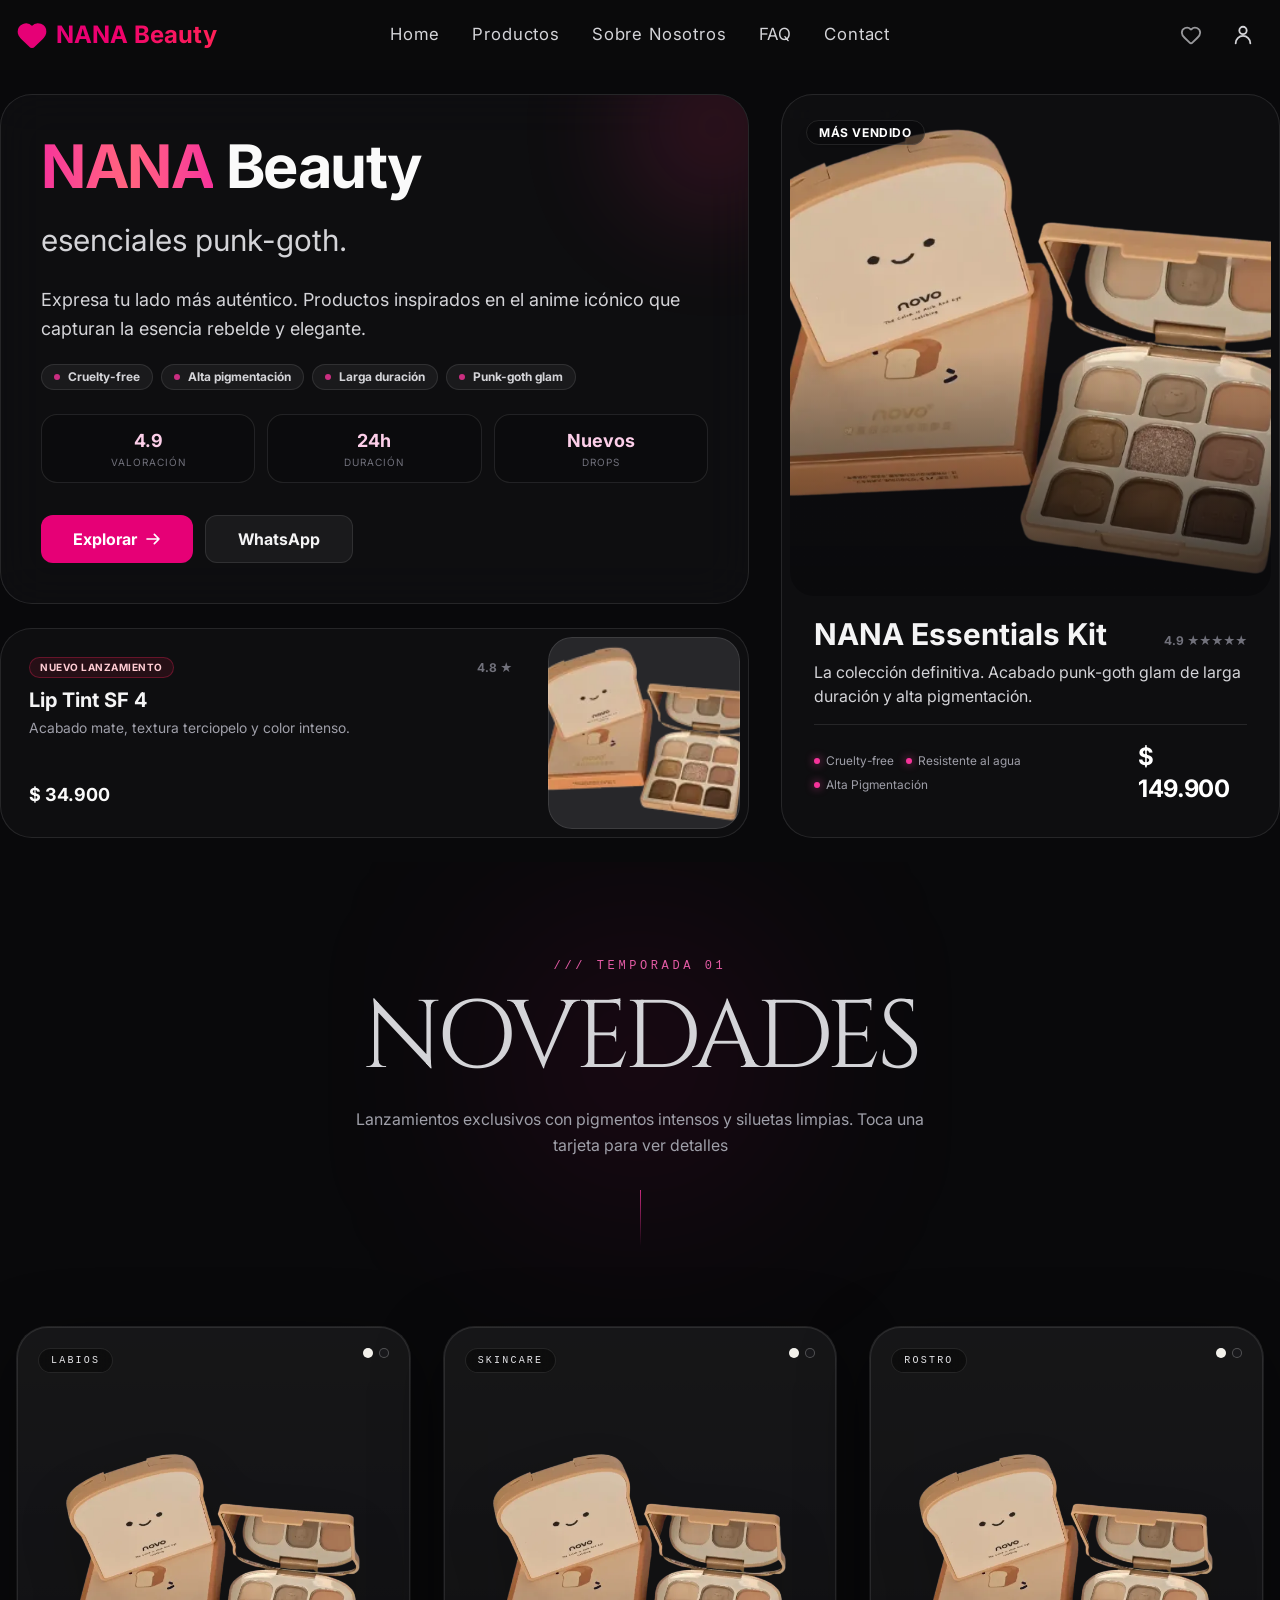
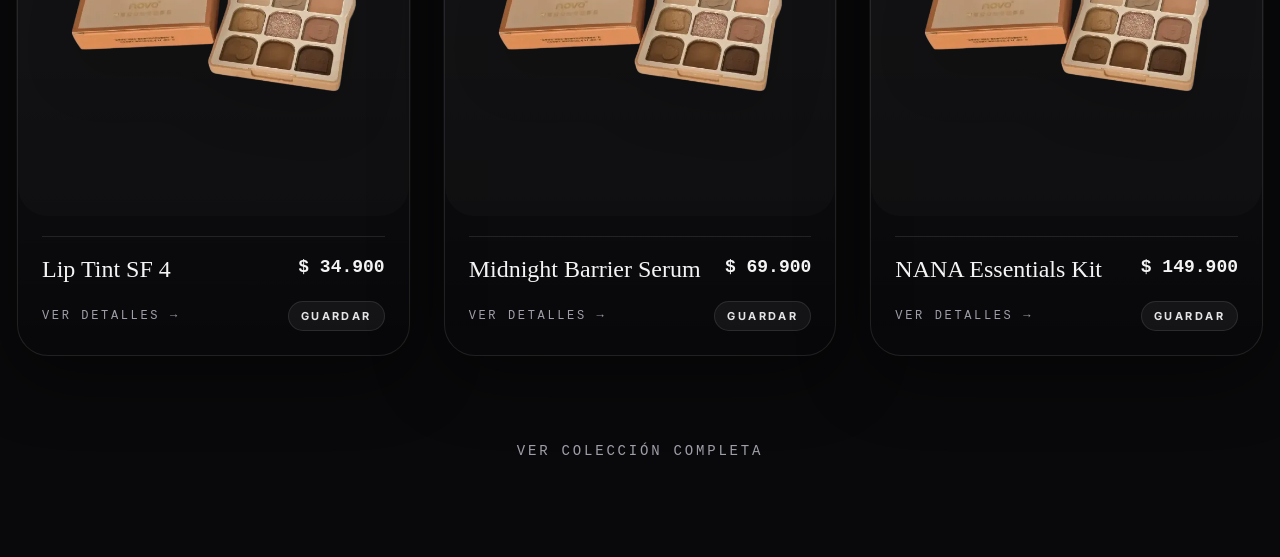
<file: index.html>
<!DOCTYPE html><html lang="es"> <head><meta charset="utf-8"><link rel="icon" type="image/svg+xml" href="favicon.svg"><meta name="viewport" content="width=device-width"><title>NANA Beauty</title><meta name="astro-view-transitions-enabled" content="true"><meta name="astro-view-transitions-fallback" content="animate"><script type="module" src="_astro/ClientRouter.astro_astro_type_script_index_0_lang.QW52Ox2j.js"></script><link rel="stylesheet" href="_astro/about.DHGASnwx.css">
<style>.animate-entry[data-astro-cid-bbe6dxrz]{opacity:0;transform:translate3d(0,20px,0) scale(.98);animation:fadeInUp .8s cubic-bezier(.16,1,.3,1) both;animation-delay:var(--delay, 0ms);will-change:transform,opacity}@keyframes fadeInUp{0%{opacity:0;transform:translate3d(0,20px,0) scale(.98);visibility:hidden}1%{visibility:visible}to{opacity:1;transform:translateZ(0) scale(1);visibility:visible}}@media(prefers-reduced-motion:reduce){.animate-entry[data-astro-cid-bbe6dxrz]{opacity:1;transform:none;animation:none;visibility:visible}}
</style></head> <body> <script>
  const applyActive = () => {
    const path = window.location.pathname;

    document.querySelectorAll('a[data-nav-link]').forEach((a) => {
      const href = a.getAttribute('href') || '/';
      const isActive = href === '/' ? path === '/' : path.startsWith(href);

      a.classList.toggle('text-pink-200', isActive);
      a.classList.toggle('after:scale-x-100', isActive);
    });
  };

  applyActive();
  document.addEventListener('astro:page-load', applyActive);
</script> <header class="sticky top-0 z-50 bg-zinc-950/80 backdrop-blur-md" data-astro-cid-3ef6ksr2 data-astro-transition-persist="astro-5lkratfz-1"> <div class="mx-auto w-[min(1800px,calc(100%-2rem))] py-4" data-astro-cid-3ef6ksr2> <div class="grid grid-cols-[1fr_auto_1fr] items-center gap-4" data-astro-cid-3ef6ksr2> <a href="index.html" data-astro-prefetch aria-label="NANA Beauty home" class="inline-flex min-w-max items-center gap-2 no-underline justify-self-start" data-astro-cid-3ef6ksr2> <svg class="h-8 w-8 text-pink-600 fill-pink-600" viewBox="0 0 24 24" aria-hidden="true" focusable="false" data-astro-cid-3ef6ksr2> <path d="M2 9.5a5.5 5.5 0 0 1 9.591-3.676.56.56 0 0 0 .818 0A5.49 5.49 0 0 1 22 9.5c0 2.29-1.5 4-3 5.5l-5.492 5.313a2 2 0 0 1-3 .019L5 15c-1.5-1.5-3-3.2-3-5.5" fill="currentColor" stroke="currentColor" stroke-width="1.5" stroke-linecap="round" stroke-linejoin="round" data-astro-cid-3ef6ksr2></path> </svg> <span class="text-2xl font-extrabold bg-linear-to-r from-pink-600 to-rose-500 bg-clip-text text-transparent max-sm:text-[1.15rem]" data-astro-cid-3ef6ksr2>
NANA Beauty
</span> </a> <nav class="hidden md:flex items-center gap-8 justify-self-center" aria-label="Primary navigation" data-astro-cid-3ef6ksr2> <a data-nav-link href="index.html" class="relative text-[1.05rem] tracking-wider text-zinc-300 transition-colors duration-200 hover:text-pink-200
   after:absolute after:left-0 after:-bottom-2 after:h-[2px] after:w-full after:origin-left after:scale-x-0
   after:rounded-full after:bg-pink-300 after:transition-transform after:duration-200
   hover:after:scale-x-100
   text-pink-200 after:scale-x-100" data-astro-cid-3ef6ksr2>Home</a> <a data-nav-link href="catalog.html" class="relative text-[1.05rem] tracking-wider text-zinc-300 transition-colors duration-200 hover:text-pink-200
   after:absolute after:left-0 after:-bottom-2 after:h-[2px] after:w-full after:origin-left after:scale-x-0
   after:rounded-full after:bg-pink-300 after:transition-transform after:duration-200
   hover:after:scale-x-100
   " data-astro-cid-3ef6ksr2>Productos</a> <a data-nav-link href="about.html" class="relative text-[1.05rem] tracking-wider text-zinc-300 transition-colors duration-200 hover:text-pink-200
   after:absolute after:left-0 after:-bottom-2 after:h-[2px] after:w-full after:origin-left after:scale-x-0
   after:rounded-full after:bg-pink-300 after:transition-transform after:duration-200
   hover:after:scale-x-100
   " data-astro-cid-3ef6ksr2>Sobre Nosotros</a> <a data-nav-link href="faq.html" class="relative text-[1.05rem] tracking-wider text-zinc-300 transition-colors duration-200 hover:text-pink-200
   after:absolute after:left-0 after:-bottom-2 after:h-[2px] after:w-full after:origin-left after:scale-x-0
   after:rounded-full after:bg-pink-300 after:transition-transform after:duration-200
   hover:after:scale-x-100
   " data-astro-cid-3ef6ksr2>FAQ</a> <a data-nav-link href="contact.html" class="relative text-[1.05rem] tracking-wider text-zinc-300 transition-colors duration-200 hover:text-pink-200
   after:absolute after:left-0 after:-bottom-2 after:h-[2px] after:w-full after:origin-left after:scale-x-0
   after:rounded-full after:bg-pink-300 after:transition-transform after:duration-200
   hover:after:scale-x-100
   " data-astro-cid-3ef6ksr2>Contact</a> </nav> <div class="flex items-center gap-2.5 justify-self-end" data-astro-cid-3ef6ksr2> <button type="button" data-disabled-auth class="inline-flex items-center gap-2 rounded-xl px-2.5 py-2 text-zinc-300 transition duration-200
   hover:bg-pink-500/10 hover:text-pink-200 active:translate-y-[1px] focus:outline-none
   focus-visible:ring-2 focus-visible:ring-pink-500/30 text-pink-200 cursor-not-allowed opacity-70" aria-label="Liked items (no disponible)" title="Función en construcción" data-astro-cid-3ef6ksr2> <svg class="h-5.5 w-5.5" viewBox="0 0 24 24" aria-hidden="true" focusable="false" data-astro-cid-3ef6ksr2> <path d="M2 9.5a5.5 5.5 0 0 1 9.591-3.676.56.56 0 0 0 .818 0A5.49 5.49 0 0 1 22 9.5c0 2.29-1.5 4-3 5.5l-5.492 5.313a2 2 0 0 1-3 .019L5 15c-1.5-1.5-3-3.2-3-5.5" fill="none" stroke="currentColor" stroke-width="2" stroke-linecap="round" stroke-linejoin="round" data-astro-cid-3ef6ksr2></path> </svg> </button> <!-- <a class={iconBtnClass("/liked")} href="/liked" aria-label="Liked items" data-astro-prefetch>
          <svg class="h-5.5 w-5.5" viewBox="0 0 24 24" aria-hidden="true" focusable="false">
            <path
              d="M2 9.5a5.5 5.5 0 0 1 9.591-3.676.56.56 0 0 0 .818 0A5.49 5.49 0 0 1 22 9.5c0 2.29-1.5 4-3 5.5l-5.492 5.313a2 2 0 0 1-3 .019L5 15c-1.5-1.5-3-3.2-3-5.5"
              fill="none"
              stroke="currentColor"
              stroke-width="2"
              stroke-linecap="round"
              stroke-linejoin="round"
            />
          </svg>
        </a> --> <!-- <button
          type="button"
          data-disabled-auth
          class={`${iconBtnClass("/") } cursor-not-allowed opacity-70`}
          aria-label="Liked items (no disponible)"
          title="Función en construcción"

        >
          <svg class="h-5.5 w-5.5" viewBox="0 0 24 24" aria-hidden="true" focusable="false">
            <path
              d="M20 21a8 8 0 0 0-16 0"
              fill="none"
              stroke="currentColor"
              stroke-width="2"
              stroke-linecap="round"
            />
            <circle cx="12" cy="7" r="4" fill="none" stroke="currentColor" stroke-width="2" />
          </svg>
        </button> --> <a class="inline-flex items-center gap-2 rounded-xl px-2.5 py-2 text-zinc-300 transition duration-200
   hover:bg-pink-500/10 hover:text-pink-200 active:translate-y-[1px] focus:outline-none
   focus-visible:ring-2 focus-visible:ring-pink-500/30 " href="login.html" aria-label="Login" data-astro-prefetch data-astro-cid-3ef6ksr2> <svg class="h-5.5 w-5.5" viewBox="0 0 24 24" aria-hidden="true" focusable="false" data-astro-cid-3ef6ksr2> <path d="M20 21a8 8 0 0 0-16 0" fill="none" stroke="currentColor" stroke-width="2" stroke-linecap="round" data-astro-cid-3ef6ksr2></path> <circle cx="12" cy="7" r="4" fill="none" stroke="currentColor" stroke-width="2" data-astro-cid-3ef6ksr2></circle> </svg> </a> <details class="relative md:hidden" data-astro-cid-3ef6ksr2> <summary class="inline-flex items-center gap-2 rounded-xl px-2.5 py-2 text-zinc-300 transition duration-200
   hover:bg-pink-500/10 hover:text-pink-200 active:translate-y-[1px] focus:outline-none
   focus-visible:ring-2 focus-visible:ring-pink-500/30 text-pink-200" aria-label="Open menu" data-astro-cid-3ef6ksr2> <svg class="h-5.5 w-5.5" viewBox="0 0 24 24" aria-hidden="true" focusable="false" data-astro-cid-3ef6ksr2> <path d="M4 6h16M4 12h16M4 18h16" fill="none" stroke="currentColor" stroke-width="2" stroke-linecap="round" data-astro-cid-3ef6ksr2></path> </svg> </summary> <div class="absolute right-0 top-[calc(100%+10px)] w-[min(260px,85vw)] rounded-2xl
                  border border-white/10 bg-zinc-950/90 p-2 backdrop-blur-xl
                  shadow-[0_18px_60px_rgba(0,0,0,0.55)]" role="menu" data-astro-cid-3ef6ksr2> <a class="block rounded-xl px-3 py-2.5 text-zinc-200 transition hover:bg-pink-500/10 hover:text-pink-200" href="catalog.html" data-astro-prefetch role="menuitem" data-astro-cid-3ef6ksr2>Productos</a> <a class="block rounded-xl px-3 py-2.5 text-zinc-200 transition hover:bg-pink-500/10 hover:text-pink-200" href="about.html" data-astro-prefetch role="menuitem" data-astro-cid-3ef6ksr2>About Us</a> <a class="block rounded-xl px-3 py-2.5 text-zinc-200 transition hover:bg-pink-500/10 hover:text-pink-200" href="faq.html" data-astro-prefetch role="menuitem" data-astro-cid-3ef6ksr2>FAQ</a> <a class="block rounded-xl px-3 py-2.5 text-zinc-200 transition hover:bg-pink-500/10 hover:text-pink-200" href="contact.html" data-astro-prefetch role="menuitem" data-astro-cid-3ef6ksr2>Contact</a> <a class="block rounded-xl px-3 py-2.5 text-zinc-200 transition hover:bg-pink-500/10 hover:text-pink-200" href="https://wa.me/573116973505" target="_blank" rel="noopener noreferrer" role="menuitem" data-astro-cid-3ef6ksr2>
WhatsApp
</a> </div> </details> </div> </div> </div>  </header> <main>  <section class="relative overflow-hidden py-12 md:py-8 lg:py-6 bg-zinc-950" data-astro-cid-bbe6dxrz> <div class="pointer-events-none absolute inset-0 -z-10 overflow-hidden" data-astro-cid-bbe6dxrz> <div class="absolute -left-[10%] top-0 h-125 w-125 rounded-full bg-pink-500/20 blur-[120px] mix-blend-screen" data-astro-cid-bbe6dxrz></div> <div class="absolute right-0 top-[20%] h-100 w-100 rounded-full bg-rose-600/15 blur-[100px] mix-blend-screen" data-astro-cid-bbe6dxrz></div> </div> <div class="mx-auto w-full max-w-450" data-astro-cid-bbe6dxrz> <div class="grid gap-6 lg:grid-cols-[12fr_8fr] lg:gap-8 items-stretch" data-astro-cid-bbe6dxrz> <div class="flex flex-col gap-6 h-full" data-astro-cid-bbe6dxrz> <div class="animate-entry relative flex flex-col justify-center overflow-hidden rounded-4xl border border-white/10 bg-zinc-900/40 p-6 backdrop-blur-xl md:p-10 lg:flex-1" style="--delay: 100ms" data-astro-cid-bbe6dxrz> <div class="absolute -right-12 -top-12 h-40 w-40 rounded-full bg-linear-to-br from-pink-500 to-rose-500 opacity-20 blur-3xl" data-astro-cid-bbe6dxrz></div> <div class="relative z-10" data-astro-cid-bbe6dxrz> <h1 class="text-balance text-4xl font-black leading-[1.05] tracking-tight text-zinc-50 md:text-5xl lg:text-6xl" data-astro-cid-bbe6dxrz> <span class="bg-linear-to-r from-pink-500 via-rose-400 to-pink-500 bg-clip-text text-transparent" data-astro-cid-bbe6dxrz>NANA</span> <span class="text-zinc-50" data-astro-cid-bbe6dxrz>Beauty</span> <br data-astro-cid-bbe6dxrz> <span class="text-2xl font-medium tracking-normal text-zinc-300 md:text-3xl" data-astro-cid-bbe6dxrz>esenciales punk-goth.</span> </h1> <p class="mt-6 max-w-prose text-base leading-relaxed text-zinc-300 md:text-lg" data-astro-cid-bbe6dxrz>
Expresa tu lado más auténtico. Productos inspirados en el anime icónico que capturan la esencia rebelde y elegante.
</p> <div class="mt-5 flex flex-wrap gap-2" data-astro-cid-bbe6dxrz> <span class="inline-flex items-center gap-2 rounded-full border border-white/10 bg-white/5 px-3 py-1 text-xs font-semibold text-zinc-300" data-astro-cid-bbe6dxrz> <span class="h-1.5 w-1.5 rounded-full bg-pink-500/80" data-astro-cid-bbe6dxrz></span> Cruelty-free </span><span class="inline-flex items-center gap-2 rounded-full border border-white/10 bg-white/5 px-3 py-1 text-xs font-semibold text-zinc-300" data-astro-cid-bbe6dxrz> <span class="h-1.5 w-1.5 rounded-full bg-pink-500/80" data-astro-cid-bbe6dxrz></span> Alta pigmentación </span><span class="inline-flex items-center gap-2 rounded-full border border-white/10 bg-white/5 px-3 py-1 text-xs font-semibold text-zinc-300" data-astro-cid-bbe6dxrz> <span class="h-1.5 w-1.5 rounded-full bg-pink-500/80" data-astro-cid-bbe6dxrz></span> Larga duración </span><span class="inline-flex items-center gap-2 rounded-full border border-white/10 bg-white/5 px-3 py-1 text-xs font-semibold text-zinc-300" data-astro-cid-bbe6dxrz> <span class="h-1.5 w-1.5 rounded-full bg-pink-500/80" data-astro-cid-bbe6dxrz></span> Punk-goth glam </span> </div> <div class="mt-6 grid grid-cols-3 gap-3" data-astro-cid-bbe6dxrz> <div class="rounded-2xl border border-white/10 bg-zinc-950/40 p-3 text-center" data-astro-cid-bbe6dxrz> <div class="text-lg font-extrabold text-pink-200" data-astro-cid-bbe6dxrz>4.9</div> <div class="text-[10px] uppercase tracking-widest text-zinc-500" data-astro-cid-bbe6dxrz>Valoración</div> </div> <div class="rounded-2xl border border-white/10 bg-zinc-950/40 p-3 text-center" data-astro-cid-bbe6dxrz> <div class="text-lg font-extrabold text-pink-200" data-astro-cid-bbe6dxrz>24h</div> <div class="text-[10px] uppercase tracking-widest text-zinc-500" data-astro-cid-bbe6dxrz>Duración</div> </div> <div class="rounded-2xl border border-white/10 bg-zinc-950/40 p-3 text-center" data-astro-cid-bbe6dxrz> <div class="text-lg font-extrabold text-pink-200" data-astro-cid-bbe6dxrz>Nuevos</div> <div class="text-[10px] uppercase tracking-widest text-zinc-500" data-astro-cid-bbe6dxrz>Drops</div> </div> </div> <div class="mt-8 flex flex-wrap gap-3" data-astro-cid-bbe6dxrz> <a href="catalog.html" class="group inline-flex h-12 items-center justify-center gap-2 rounded-xl bg-pink-600 px-8 text-base font-semibold text-white transition-all duration-300 hover:bg-pink-500 hover:shadow-lg hover:shadow-pink-500/25 active:scale-95" data-astro-cid-bbe6dxrz>
Explorar
<svg class="h-4 w-4 transition-transform duration-300 group-hover:translate-x-1" fill="none" viewBox="0 0 24 24" stroke="currentColor" stroke-width="2.5" data-astro-cid-bbe6dxrz> <path stroke-linecap="round" stroke-linejoin="round" d="M14 5l7 7m0 0l-7 7m7-7H3" data-astro-cid-bbe6dxrz></path> </svg> </a> <a href="https://wa.me/573116973505" class="inline-flex h-12 items-center justify-center rounded-xl border border-white/10 bg-white/5 px-8 text-base font-semibold text-zinc-100 transition-all hover:border-pink-500/30 hover:bg-pink-500/10 hover:text-pink-200 active:scale-95" data-astro-cid-bbe6dxrz>
WhatsApp
</a> </div> </div> </div> <a href="catalog.html" class="animate-entry group relative overflow-hidden rounded-4xl border border-white/10 bg-zinc-900/40 p-2 transition-all duration-300 hover:border-pink-500/30 hover:bg-zinc-900/60 hover:shadow-xl hover:shadow-pink-900/10" style="--delay: 200ms" data-astro-cid-bbe6dxrz> <div class="flex flex-col sm:flex-row gap-4 h-full" data-astro-cid-bbe6dxrz> <div class="flex flex-1 flex-col justify-between p-4 sm:p-5" data-astro-cid-bbe6dxrz> <div data-astro-cid-bbe6dxrz> <div class="flex items-center justify-between mb-2" data-astro-cid-bbe6dxrz> <span class="inline-flex items-center rounded-full border border-rose-500/30 bg-rose-500/10 px-2.5 py-0.5 text-[10px] font-bold uppercase tracking-wider text-rose-200" data-astro-cid-bbe6dxrz> Nuevo Lanzamiento </span> <span class="text-xs font-semibold text-zinc-500" data-astro-cid-bbe6dxrz>4.8 ★</span> </div> <h3 class="text-xl font-bold text-zinc-100 transition-colors group-hover:text-pink-300" data-astro-cid-bbe6dxrz> Lip Tint SF 4 </h3> <p class="mt-1 text-sm text-zinc-400 line-clamp-2" data-astro-cid-bbe6dxrz>Acabado mate, textura terciopelo y color intenso.</p> </div> <div class="mt-4" data-astro-cid-bbe6dxrz> <p class="text-lg font-bold text-zinc-50" data-astro-cid-bbe6dxrz>$ 34.900</p> </div> </div> <div class="relative h-48 w-full sm:w-48 sm:h-auto aspect-square shrink-0 overflow-hidden rounded-3xl bg-zinc-800" data-astro-cid-bbe6dxrz> <img src="_astro/bread.DFkYFCWI_2es1Vb.webp" srcset="_astro/bread.DFkYFCWI_UtrPa.webp 200w, _astro/bread.DFkYFCWI_VvjL6.webp 400w" alt="Lip Tint SF 4" loading="eager" decoding="async" sizes="(min-width: 640px) 192px, 100vw" data-astro-cid-bbe6dxrz="true" fetchpriority="auto" width="1350" height="1088" class="h-full w-full object-cover transition duration-500 group-hover:scale-110"> <div class="pointer-events-none absolute inset-0 ring-1 ring-inset ring-white/10 rounded-3xl" data-astro-cid-bbe6dxrz></div> </div> </div> </a> </div> <a href="catalog.html" class="animate-entry group relative flex flex-col overflow-hidden rounded-4xl border border-white/10 bg-zinc-900/40 p-2 transition-all duration-300 hover:-translate-y-1 hover:border-pink-500/30 hover:bg-zinc-900/60 hover:shadow-2xl hover:shadow-pink-900/20 h-full" style="--delay: 300ms" data-astro-cid-bbe6dxrz> <div class="relative w-full overflow-hidden rounded-3xl flex-1 bg-zinc-950-90" data-astro-cid-bbe6dxrz> <img src="_astro/bread.DFkYFCWI_2es1Vb.webp" srcset="_astro/bread.DFkYFCWI_VvjL6.webp 400w, _astro/bread.DFkYFCWI_1SQTX3.webp 800w, _astro/bread.DFkYFCWI_9Q52M.webp 1000w" alt="NANA Essentials Kit" loading="eager" decoding="async" fetchpriority="high" sizes="(min-width: 1024px) 40vw, 100vw" data-astro-cid-bbe6dxrz="true" width="1350" height="1088" class="h-full w-full object-cover transition duration-700 ease-in-out group-hover:scale-105"> <div class="pointer-events-none absolute inset-0 bg-linear-to-t from-zinc-950/80 via-transparent to-transparent" data-astro-cid-bbe6dxrz></div> <div class="absolute left-4 top-4" data-astro-cid-bbe6dxrz> <span class="rounded-full border border-white/10 bg-zinc-950/60 px-3 py-1 text-xs font-bold uppercase tracking-wider text-white backdrop-blur-md shadow-lg" data-astro-cid-bbe6dxrz> Más Vendido </span> </div> </div> <div class="flex flex-col gap-4 px-4 pb-4 pt-5 md:px-6 md:pb-6" data-astro-cid-bbe6dxrz> <div data-astro-cid-bbe6dxrz> <div class="flex items-baseline justify-between" data-astro-cid-bbe6dxrz> <h3 class="text-2xl font-black text-zinc-100 transition-colors md:text-3xl group-hover:text-pink-300" data-astro-cid-bbe6dxrz> NANA Essentials Kit </h3> <span class="text-xs font-bold text-zinc-500" data-astro-cid-bbe6dxrz>4.9 ★★★★★</span> </div> <p class="mt-2 text-zinc-300 line-clamp-2" data-astro-cid-bbe6dxrz>La colección definitiva. Acabado punk-goth glam de larga duración y alta pigmentación.</p> </div> <div class="flex items-center justify-between border-t border-white/10 pt-4 mt-auto" data-astro-cid-bbe6dxrz> <div class="flex flex-wrap gap-x-3 gap-y-2 text-xs font-medium text-zinc-400" data-astro-cid-bbe6dxrz> <span class="flex items-center gap-1.5" data-astro-cid-bbe6dxrz> <span class="h-1.5 w-1.5 rounded-full bg-pink-500 shadow-[0_0_8px_rgba(236,72,153,0.8)]" data-astro-cid-bbe6dxrz></span> Cruelty-free </span><span class="flex items-center gap-1.5" data-astro-cid-bbe6dxrz> <span class="h-1.5 w-1.5 rounded-full bg-pink-500 shadow-[0_0_8px_rgba(236,72,153,0.8)]" data-astro-cid-bbe6dxrz></span> Resistente al agua </span><span class="flex items-center gap-1.5" data-astro-cid-bbe6dxrz> <span class="h-1.5 w-1.5 rounded-full bg-pink-500 shadow-[0_0_8px_rgba(236,72,153,0.8)]" data-astro-cid-bbe6dxrz></span> Alta Pigmentación </span> </div> <p class="text-2xl font-bold tracking-tight text-white" data-astro-cid-bbe6dxrz>$ 149.900</p> </div> </div> </a> </div> </div> </section>  <section class="relative min-h-screen bg-zinc-950 py-20 md:py-24 text-zinc-100 selection:bg-pink-500/30 overflow-hidden"> <div class="pointer-events-none absolute inset-0 opacity-[0.03] mix-blend-overlay" style="background-image:url('https://grainy-gradients.vercel.app/noise.svg');"></div> <div class="pointer-events-none absolute top-25 left-1/2 -translate-x-1/2 w-50 h-50 bg-pink-600/20 blur-[120px] rounded-full"></div> <div class="relative mx-auto w-[min(1500px,calc(100%-2rem))]"> <div class="mb-14 md:mb-20 flex flex-col items-center text-center"> <span class="font-mono text-xs uppercase tracking-[0.3em] text-pink-400/90 mb-4">/// Temporada 01</span> <h2 class="font-cinzel text-5xl md:text-7xl lg:text-8xl tracking-tighter text-zinc-300 mb-5">
NOVEDADES
<!-- <span class="font-cinzel italic text-zinc-300">INGRESOS</span> --> </h2> <p class="max-w-xl text-sm md:text-base text-zinc-400 leading-relaxed">
Lanzamientos exclusivos con pigmentos intensos y siluetas limpias. Toca una tarjeta para ver detalles
</p> <div class="mt-8 h-14 w-px bg-linear-to-b from-pink-500/80 to-transparent"></div> </div> <div class="grid grid-cols-1 gap-10 sm:grid-cols-2 lg:grid-cols-3 lg:gap-x-8"> <article class="group relative" style="--d:0ms"> <div class="rounded-4xl p-px bg-linear-to-b from-white/12 via-white/6 to-transparent
                      transition-transform duration-500 hover:-translate-y-1"> <div class="rounded-[1.95rem] bg-zinc-950/50 border border-white/10
                        shadow-[0_18px_70px_rgba(0,0,0,0.45)]"> <a href="catalog/lip-tint-sf-4.html" class="relative block overflow-hidden rounded-[1.85rem] bg-zinc-900/40 aspect-4/5
                        focus:outline-none focus-visible:ring-2 focus-visible:ring-pink-500/40"> <div class="absolute left-0 top-0 z-10 w-full p-5 flex items-start justify-between"> <span class="font-mono text-[10px] uppercase tracking-[0.22em]
                               rounded-full border border-white/10 bg-black/40 px-3 py-1 text-zinc-200 backdrop-blur"> Labios </span> <div class="flex items-center gap-1.5"> <span class="h-2.5 w-2.5 rounded-full border border-white/25" style="background-color:#F2F0EA" aria-hidden="true"></span><span class="h-2.5 w-2.5 rounded-full border border-white/25" style="background-color:#18181b" aria-hidden="true"></span> </div> </div> <div class="h-full w-full p-7 md:p-8 flex items-center justify-center
                            transition-transform duration-700 ease-[cubic-bezier(0.25,1,0.5,1)]
                            group-hover:scale-[1.03]"> <img src="_astro/bread.DFkYFCWI_1KonVQ.webp" alt="Lip Tint SF 4" loading="lazy" decoding="async" fetchpriority="auto" width="600" height="750" class="max-h-full w-auto object-contain drop-shadow-2xl"> </div> <div class="pointer-events-none absolute inset-0 opacity-0 transition-opacity duration-500 group-hover:opacity-100" style="background: radial-gradient(circle at 50% 120%, rgba(236,72,153,.18) 0%, rgba(0,0,0,.10) 55%, rgba(0,0,0,.35) 100%);"></div> <div class="absolute inset-x-0 bottom-0 p-4"> <button type="button" class="w-full rounded-xl bg-white/90 backdrop-blur-md py-3.5 text-sm font-extrabold uppercase tracking-widest text-black
                           shadow-lg transition-colors duration-200
                           hover:bg-pink-500 hover:text-white
                           focus:outline-none focus-visible:ring-2 focus-visible:ring-pink-500/50
                           md:translate-y-2.5 md:opacity-0 md:group-hover:translate-y-0 md:group-hover:opacity-100" aria-label="Añadir rápido Lip Tint SF 4">
Compra Rápida +
</button> </div> </a> <div class="px-6 pb-6 pt-5"> <div class="flex items-start justify-between gap-4 border-t border-white/10 pt-4 transition-colors group-hover:border-pink-500/35"> <div class="min-w-0"> <h3 class="font-serif text-2xl text-zinc-100 transition-colors group-hover:text-pink-300"> <a href="catalog/lip-tint-sf-4.html" class="outline-none focus-visible:ring-2 focus-visible:ring-pink-500/40 rounded"> Lip Tint SF 4 </a> </h3> </div> <span class="shrink-0 font-mono text-lg font-semibold text-zinc-100 transition-colors group-hover:text-pink-200"> $ 34.900 </span> </div> <div class="mt-4 flex items-center justify-between"> <a href="catalog/lip-tint-sf-4.html" class="text-xs font-mono uppercase tracking-[0.22em] text-zinc-400 hover:text-pink-200 transition-colors">
Ver detalles →
</a> <button type="button" class="rounded-full border border-white/10 bg-white/5 px-3 py-1.5 text-[11px]
                           font-bold uppercase tracking-[0.22em] text-zinc-200
                           hover:border-pink-500/30 hover:bg-pink-500/10 hover:text-pink-200 transition" aria-label="Guardar Lip Tint SF 4">
Guardar
</button> </div> </div> </div> </div> </article><article class="group relative" style="--d:90ms"> <div class="rounded-4xl p-px bg-linear-to-b from-white/12 via-white/6 to-transparent
                      transition-transform duration-500 hover:-translate-y-1"> <div class="rounded-[1.95rem] bg-zinc-950/50 border border-white/10
                        shadow-[0_18px_70px_rgba(0,0,0,0.45)]"> <a href="catalog/midnight-barrier-serum.html" class="relative block overflow-hidden rounded-[1.85rem] bg-zinc-900/40 aspect-4/5
                        focus:outline-none focus-visible:ring-2 focus-visible:ring-pink-500/40"> <div class="absolute left-0 top-0 z-10 w-full p-5 flex items-start justify-between"> <span class="font-mono text-[10px] uppercase tracking-[0.22em]
                               rounded-full border border-white/10 bg-black/40 px-3 py-1 text-zinc-200 backdrop-blur"> Skincare </span> <div class="flex items-center gap-1.5"> <span class="h-2.5 w-2.5 rounded-full border border-white/25" style="background-color:#F2F0EA" aria-hidden="true"></span><span class="h-2.5 w-2.5 rounded-full border border-white/25" style="background-color:#18181b" aria-hidden="true"></span> </div> </div> <div class="h-full w-full p-7 md:p-8 flex items-center justify-center
                            transition-transform duration-700 ease-[cubic-bezier(0.25,1,0.5,1)]
                            group-hover:scale-[1.03]"> <img src="_astro/bread.DFkYFCWI_1KonVQ.webp" alt="Midnight Barrier Serum" loading="lazy" decoding="async" fetchpriority="auto" width="600" height="750" class="max-h-full w-auto object-contain drop-shadow-2xl"> </div> <div class="pointer-events-none absolute inset-0 opacity-0 transition-opacity duration-500 group-hover:opacity-100" style="background: radial-gradient(circle at 50% 120%, rgba(236,72,153,.18) 0%, rgba(0,0,0,.10) 55%, rgba(0,0,0,.35) 100%);"></div> <div class="absolute inset-x-0 bottom-0 p-4"> <button type="button" class="w-full rounded-xl bg-white/90 backdrop-blur-md py-3.5 text-sm font-extrabold uppercase tracking-widest text-black
                           shadow-lg transition-colors duration-200
                           hover:bg-pink-500 hover:text-white
                           focus:outline-none focus-visible:ring-2 focus-visible:ring-pink-500/50
                           md:translate-y-2.5 md:opacity-0 md:group-hover:translate-y-0 md:group-hover:opacity-100" aria-label="Añadir rápido Midnight Barrier Serum">
Compra Rápida +
</button> </div> </a> <div class="px-6 pb-6 pt-5"> <div class="flex items-start justify-between gap-4 border-t border-white/10 pt-4 transition-colors group-hover:border-pink-500/35"> <div class="min-w-0"> <h3 class="font-serif text-2xl text-zinc-100 transition-colors group-hover:text-pink-300"> <a href="catalog/midnight-barrier-serum.html" class="outline-none focus-visible:ring-2 focus-visible:ring-pink-500/40 rounded"> Midnight Barrier Serum </a> </h3> </div> <span class="shrink-0 font-mono text-lg font-semibold text-zinc-100 transition-colors group-hover:text-pink-200"> $ 69.900 </span> </div> <div class="mt-4 flex items-center justify-between"> <a href="catalog/midnight-barrier-serum.html" class="text-xs font-mono uppercase tracking-[0.22em] text-zinc-400 hover:text-pink-200 transition-colors">
Ver detalles →
</a> <button type="button" class="rounded-full border border-white/10 bg-white/5 px-3 py-1.5 text-[11px]
                           font-bold uppercase tracking-[0.22em] text-zinc-200
                           hover:border-pink-500/30 hover:bg-pink-500/10 hover:text-pink-200 transition" aria-label="Guardar Midnight Barrier Serum">
Guardar
</button> </div> </div> </div> </div> </article><article class="group relative" style="--d:180ms"> <div class="rounded-4xl p-px bg-linear-to-b from-white/12 via-white/6 to-transparent
                      transition-transform duration-500 hover:-translate-y-1"> <div class="rounded-[1.95rem] bg-zinc-950/50 border border-white/10
                        shadow-[0_18px_70px_rgba(0,0,0,0.45)]"> <a href="catalog/nana-essentials-kit.html" class="relative block overflow-hidden rounded-[1.85rem] bg-zinc-900/40 aspect-4/5
                        focus:outline-none focus-visible:ring-2 focus-visible:ring-pink-500/40"> <div class="absolute left-0 top-0 z-10 w-full p-5 flex items-start justify-between"> <span class="font-mono text-[10px] uppercase tracking-[0.22em]
                               rounded-full border border-white/10 bg-black/40 px-3 py-1 text-zinc-200 backdrop-blur"> Rostro </span> <div class="flex items-center gap-1.5"> <span class="h-2.5 w-2.5 rounded-full border border-white/25" style="background-color:#F2F0EA" aria-hidden="true"></span><span class="h-2.5 w-2.5 rounded-full border border-white/25" style="background-color:#18181b" aria-hidden="true"></span> </div> </div> <div class="h-full w-full p-7 md:p-8 flex items-center justify-center
                            transition-transform duration-700 ease-[cubic-bezier(0.25,1,0.5,1)]
                            group-hover:scale-[1.03]"> <img src="_astro/bread.DFkYFCWI_1KonVQ.webp" alt="NANA Essentials Kit" loading="lazy" decoding="async" fetchpriority="auto" width="600" height="750" class="max-h-full w-auto object-contain drop-shadow-2xl"> </div> <div class="pointer-events-none absolute inset-0 opacity-0 transition-opacity duration-500 group-hover:opacity-100" style="background: radial-gradient(circle at 50% 120%, rgba(236,72,153,.18) 0%, rgba(0,0,0,.10) 55%, rgba(0,0,0,.35) 100%);"></div> <div class="absolute inset-x-0 bottom-0 p-4"> <button type="button" class="w-full rounded-xl bg-white/90 backdrop-blur-md py-3.5 text-sm font-extrabold uppercase tracking-widest text-black
                           shadow-lg transition-colors duration-200
                           hover:bg-pink-500 hover:text-white
                           focus:outline-none focus-visible:ring-2 focus-visible:ring-pink-500/50
                           md:translate-y-2.5 md:opacity-0 md:group-hover:translate-y-0 md:group-hover:opacity-100" aria-label="Añadir rápido NANA Essentials Kit">
Compra Rápida +
</button> </div> </a> <div class="px-6 pb-6 pt-5"> <div class="flex items-start justify-between gap-4 border-t border-white/10 pt-4 transition-colors group-hover:border-pink-500/35"> <div class="min-w-0"> <h3 class="font-serif text-2xl text-zinc-100 transition-colors group-hover:text-pink-300"> <a href="catalog/nana-essentials-kit.html" class="outline-none focus-visible:ring-2 focus-visible:ring-pink-500/40 rounded"> NANA Essentials Kit </a> </h3> </div> <span class="shrink-0 font-mono text-lg font-semibold text-zinc-100 transition-colors group-hover:text-pink-200"> $ 149.900 </span> </div> <div class="mt-4 flex items-center justify-between"> <a href="catalog/nana-essentials-kit.html" class="text-xs font-mono uppercase tracking-[0.22em] text-zinc-400 hover:text-pink-200 transition-colors">
Ver detalles →
</a> <button type="button" class="rounded-full border border-white/10 bg-white/5 px-3 py-1.5 text-[11px]
                           font-bold uppercase tracking-[0.22em] text-zinc-200
                           hover:border-pink-500/30 hover:bg-pink-500/10 hover:text-pink-200 transition" aria-label="Guardar NANA Essentials Kit">
Guardar
</button> </div> </div> </div> </div> </article> </div> <div class="mt-20 text-center"> <a href="catalog.html" class="relative inline-block group"> <span class="font-mono text-sm uppercase tracking-[0.2em] text-zinc-400 group-hover:text-white transition-colors">
Ver Colección Completa
</span> <span class="absolute left-0 -bottom-2 h-px w-full bg-linear-to-r from-pink-500 to-rose-400 scale-x-0 group-hover:scale-x-100 transition-transform duration-300 origin-left"></span> </a> </div> </div> </section>  </main> <script type="module" src="_astro/BaseLayout.astro_astro_type_script_index_0_lang.BSPTIHp1.js"></script> </body> </html>
</file>
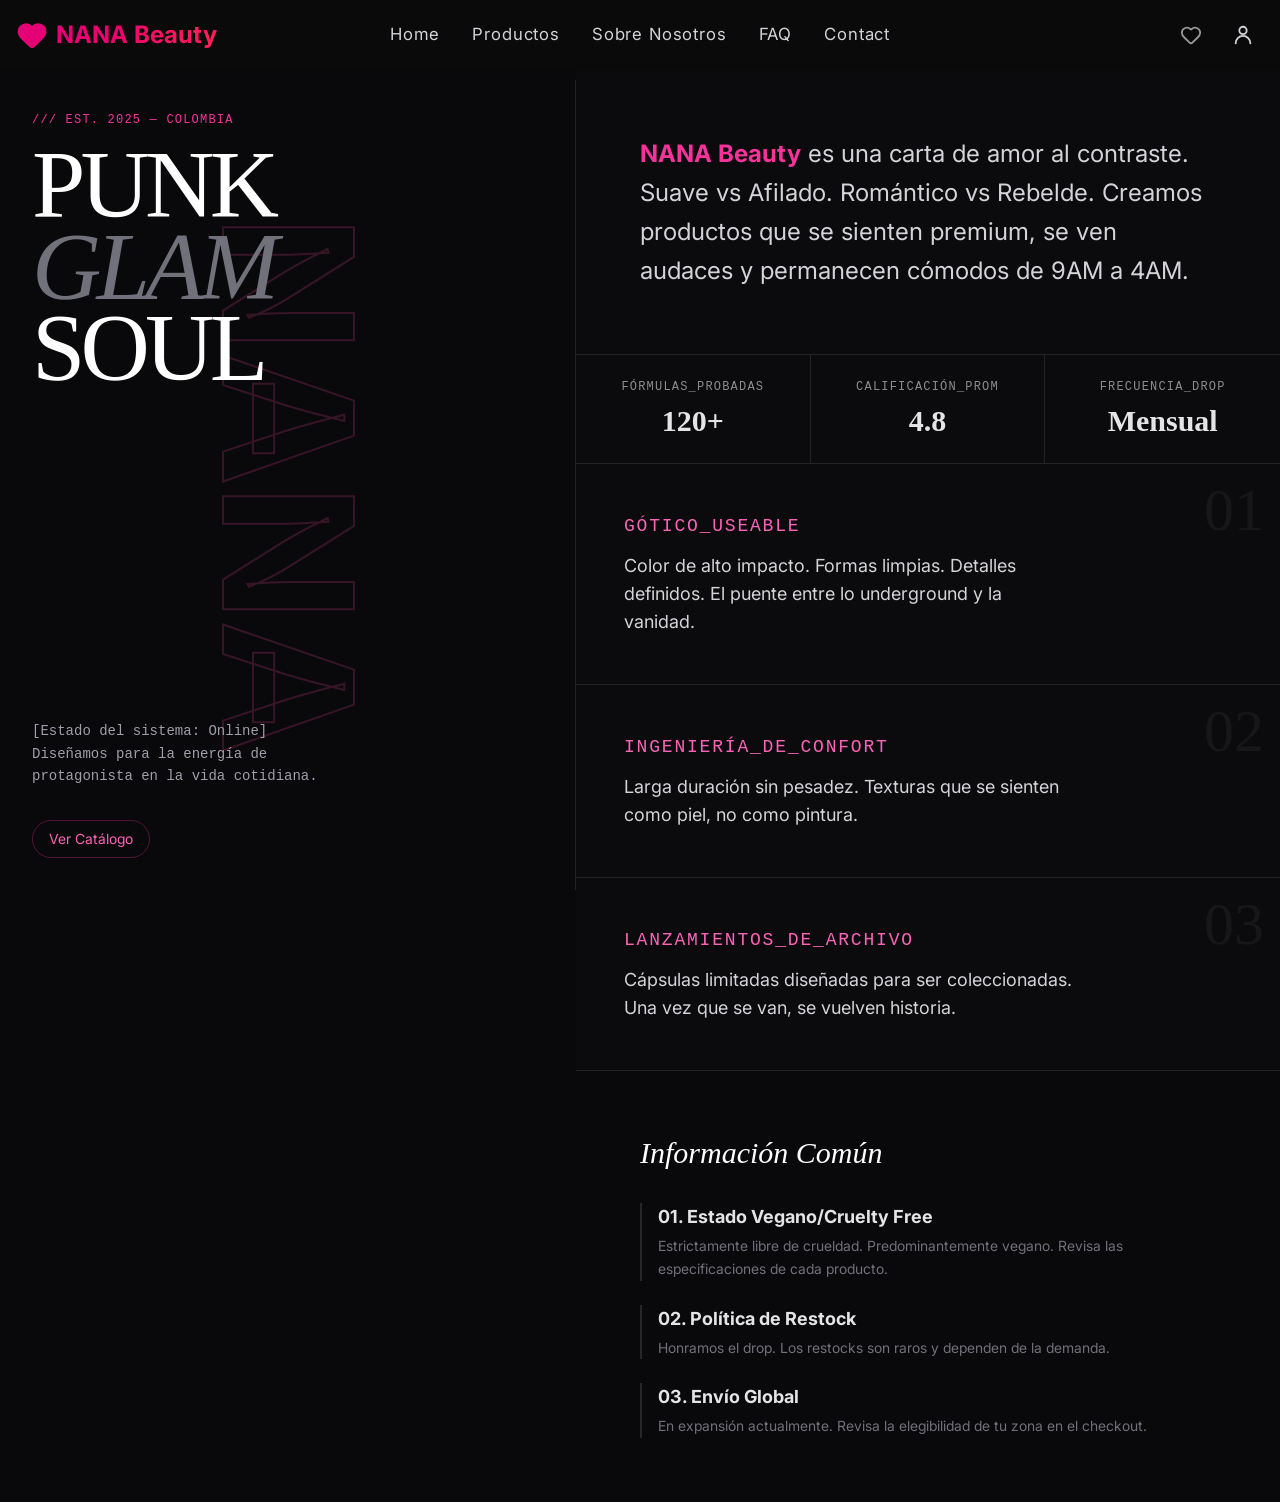
<file: about.html>
<!DOCTYPE html><html lang="es"> <head><meta charset="utf-8"><link rel="icon" type="image/svg+xml" href="favicon.svg"><meta name="viewport" content="width=device-width"><title>Concepto | NANA Beauty</title><meta name="astro-view-transitions-enabled" content="true"><meta name="astro-view-transitions-fallback" content="animate"><script type="module" src="_astro/ClientRouter.astro_astro_type_script_index_0_lang.QW52Ox2j.js"></script><link rel="stylesheet" href="_astro/about.DHGASnwx.css"></head> <body> <script>
  const applyActive = () => {
    const path = window.location.pathname;

    document.querySelectorAll('a[data-nav-link]').forEach((a) => {
      const href = a.getAttribute('href') || '/';
      const isActive = href === '/' ? path === '/' : path.startsWith(href);

      a.classList.toggle('text-pink-200', isActive);
      a.classList.toggle('after:scale-x-100', isActive);
    });
  };

  applyActive();
  document.addEventListener('astro:page-load', applyActive);
</script> <header class="sticky top-0 z-50 bg-zinc-950/80 backdrop-blur-md" data-astro-cid-3ef6ksr2 data-astro-transition-persist="astro-5lkratfz-1"> <div class="mx-auto w-[min(1800px,calc(100%-2rem))] py-4" data-astro-cid-3ef6ksr2> <div class="grid grid-cols-[1fr_auto_1fr] items-center gap-4" data-astro-cid-3ef6ksr2> <a href="index.html" data-astro-prefetch aria-label="NANA Beauty home" class="inline-flex min-w-max items-center gap-2 no-underline justify-self-start" data-astro-cid-3ef6ksr2> <svg class="h-8 w-8 text-pink-600 fill-pink-600" viewBox="0 0 24 24" aria-hidden="true" focusable="false" data-astro-cid-3ef6ksr2> <path d="M2 9.5a5.5 5.5 0 0 1 9.591-3.676.56.56 0 0 0 .818 0A5.49 5.49 0 0 1 22 9.5c0 2.29-1.5 4-3 5.5l-5.492 5.313a2 2 0 0 1-3 .019L5 15c-1.5-1.5-3-3.2-3-5.5" fill="currentColor" stroke="currentColor" stroke-width="1.5" stroke-linecap="round" stroke-linejoin="round" data-astro-cid-3ef6ksr2></path> </svg> <span class="text-2xl font-extrabold bg-linear-to-r from-pink-600 to-rose-500 bg-clip-text text-transparent max-sm:text-[1.15rem]" data-astro-cid-3ef6ksr2>
NANA Beauty
</span> </a> <nav class="hidden md:flex items-center gap-8 justify-self-center" aria-label="Primary navigation" data-astro-cid-3ef6ksr2> <a data-nav-link href="index.html" class="relative text-[1.05rem] tracking-wider text-zinc-300 transition-colors duration-200 hover:text-pink-200
   after:absolute after:left-0 after:-bottom-2 after:h-[2px] after:w-full after:origin-left after:scale-x-0
   after:rounded-full after:bg-pink-300 after:transition-transform after:duration-200
   hover:after:scale-x-100
   " data-astro-cid-3ef6ksr2>Home</a> <a data-nav-link href="catalog.html" class="relative text-[1.05rem] tracking-wider text-zinc-300 transition-colors duration-200 hover:text-pink-200
   after:absolute after:left-0 after:-bottom-2 after:h-[2px] after:w-full after:origin-left after:scale-x-0
   after:rounded-full after:bg-pink-300 after:transition-transform after:duration-200
   hover:after:scale-x-100
   " data-astro-cid-3ef6ksr2>Productos</a> <a data-nav-link href="about.html" class="relative text-[1.05rem] tracking-wider text-zinc-300 transition-colors duration-200 hover:text-pink-200
   after:absolute after:left-0 after:-bottom-2 after:h-[2px] after:w-full after:origin-left after:scale-x-0
   after:rounded-full after:bg-pink-300 after:transition-transform after:duration-200
   hover:after:scale-x-100
   text-pink-200 after:scale-x-100" data-astro-cid-3ef6ksr2>Sobre Nosotros</a> <a data-nav-link href="faq.html" class="relative text-[1.05rem] tracking-wider text-zinc-300 transition-colors duration-200 hover:text-pink-200
   after:absolute after:left-0 after:-bottom-2 after:h-[2px] after:w-full after:origin-left after:scale-x-0
   after:rounded-full after:bg-pink-300 after:transition-transform after:duration-200
   hover:after:scale-x-100
   " data-astro-cid-3ef6ksr2>FAQ</a> <a data-nav-link href="contact.html" class="relative text-[1.05rem] tracking-wider text-zinc-300 transition-colors duration-200 hover:text-pink-200
   after:absolute after:left-0 after:-bottom-2 after:h-[2px] after:w-full after:origin-left after:scale-x-0
   after:rounded-full after:bg-pink-300 after:transition-transform after:duration-200
   hover:after:scale-x-100
   " data-astro-cid-3ef6ksr2>Contact</a> </nav> <div class="flex items-center gap-2.5 justify-self-end" data-astro-cid-3ef6ksr2> <button type="button" data-disabled-auth class="inline-flex items-center gap-2 rounded-xl px-2.5 py-2 text-zinc-300 transition duration-200
   hover:bg-pink-500/10 hover:text-pink-200 active:translate-y-[1px] focus:outline-none
   focus-visible:ring-2 focus-visible:ring-pink-500/30  cursor-not-allowed opacity-70" aria-label="Liked items (no disponible)" title="Función en construcción" data-astro-cid-3ef6ksr2> <svg class="h-5.5 w-5.5" viewBox="0 0 24 24" aria-hidden="true" focusable="false" data-astro-cid-3ef6ksr2> <path d="M2 9.5a5.5 5.5 0 0 1 9.591-3.676.56.56 0 0 0 .818 0A5.49 5.49 0 0 1 22 9.5c0 2.29-1.5 4-3 5.5l-5.492 5.313a2 2 0 0 1-3 .019L5 15c-1.5-1.5-3-3.2-3-5.5" fill="none" stroke="currentColor" stroke-width="2" stroke-linecap="round" stroke-linejoin="round" data-astro-cid-3ef6ksr2></path> </svg> </button> <!-- <a class={iconBtnClass("/liked")} href="/liked" aria-label="Liked items" data-astro-prefetch>
          <svg class="h-5.5 w-5.5" viewBox="0 0 24 24" aria-hidden="true" focusable="false">
            <path
              d="M2 9.5a5.5 5.5 0 0 1 9.591-3.676.56.56 0 0 0 .818 0A5.49 5.49 0 0 1 22 9.5c0 2.29-1.5 4-3 5.5l-5.492 5.313a2 2 0 0 1-3 .019L5 15c-1.5-1.5-3-3.2-3-5.5"
              fill="none"
              stroke="currentColor"
              stroke-width="2"
              stroke-linecap="round"
              stroke-linejoin="round"
            />
          </svg>
        </a> --> <!-- <button
          type="button"
          data-disabled-auth
          class={`${iconBtnClass("/") } cursor-not-allowed opacity-70`}
          aria-label="Liked items (no disponible)"
          title="Función en construcción"

        >
          <svg class="h-5.5 w-5.5" viewBox="0 0 24 24" aria-hidden="true" focusable="false">
            <path
              d="M20 21a8 8 0 0 0-16 0"
              fill="none"
              stroke="currentColor"
              stroke-width="2"
              stroke-linecap="round"
            />
            <circle cx="12" cy="7" r="4" fill="none" stroke="currentColor" stroke-width="2" />
          </svg>
        </button> --> <a class="inline-flex items-center gap-2 rounded-xl px-2.5 py-2 text-zinc-300 transition duration-200
   hover:bg-pink-500/10 hover:text-pink-200 active:translate-y-[1px] focus:outline-none
   focus-visible:ring-2 focus-visible:ring-pink-500/30 " href="login.html" aria-label="Login" data-astro-prefetch data-astro-cid-3ef6ksr2> <svg class="h-5.5 w-5.5" viewBox="0 0 24 24" aria-hidden="true" focusable="false" data-astro-cid-3ef6ksr2> <path d="M20 21a8 8 0 0 0-16 0" fill="none" stroke="currentColor" stroke-width="2" stroke-linecap="round" data-astro-cid-3ef6ksr2></path> <circle cx="12" cy="7" r="4" fill="none" stroke="currentColor" stroke-width="2" data-astro-cid-3ef6ksr2></circle> </svg> </a> <details class="relative md:hidden" data-astro-cid-3ef6ksr2> <summary class="inline-flex items-center gap-2 rounded-xl px-2.5 py-2 text-zinc-300 transition duration-200
   hover:bg-pink-500/10 hover:text-pink-200 active:translate-y-[1px] focus:outline-none
   focus-visible:ring-2 focus-visible:ring-pink-500/30 " aria-label="Open menu" data-astro-cid-3ef6ksr2> <svg class="h-5.5 w-5.5" viewBox="0 0 24 24" aria-hidden="true" focusable="false" data-astro-cid-3ef6ksr2> <path d="M4 6h16M4 12h16M4 18h16" fill="none" stroke="currentColor" stroke-width="2" stroke-linecap="round" data-astro-cid-3ef6ksr2></path> </svg> </summary> <div class="absolute right-0 top-[calc(100%+10px)] w-[min(260px,85vw)] rounded-2xl
                  border border-white/10 bg-zinc-950/90 p-2 backdrop-blur-xl
                  shadow-[0_18px_60px_rgba(0,0,0,0.55)]" role="menu" data-astro-cid-3ef6ksr2> <a class="block rounded-xl px-3 py-2.5 text-zinc-200 transition hover:bg-pink-500/10 hover:text-pink-200" href="catalog.html" data-astro-prefetch role="menuitem" data-astro-cid-3ef6ksr2>Productos</a> <a class="block rounded-xl px-3 py-2.5 text-zinc-200 transition hover:bg-pink-500/10 hover:text-pink-200" href="about.html" data-astro-prefetch role="menuitem" data-astro-cid-3ef6ksr2>About Us</a> <a class="block rounded-xl px-3 py-2.5 text-zinc-200 transition hover:bg-pink-500/10 hover:text-pink-200" href="faq.html" data-astro-prefetch role="menuitem" data-astro-cid-3ef6ksr2>FAQ</a> <a class="block rounded-xl px-3 py-2.5 text-zinc-200 transition hover:bg-pink-500/10 hover:text-pink-200" href="contact.html" data-astro-prefetch role="menuitem" data-astro-cid-3ef6ksr2>Contact</a> <a class="block rounded-xl px-3 py-2.5 text-zinc-200 transition hover:bg-pink-500/10 hover:text-pink-200" href="https://wa.me/573116973505" target="_blank" rel="noopener noreferrer" role="menuitem" data-astro-cid-3ef6ksr2>
WhatsApp
</a> </div> </details> </div> </div> </div>  </header> <main>  <section class="min-h-screen bg-zinc-950 text-zinc-200"> <div class="mx-auto w-full lg:grid lg:grid-cols-[9fr_11fr]"> <div class="relative flex h-[50vh] flex-col justify-between border-b border-white/10 bg-zinc-950 p-8 lg:sticky lg:top-20 lg:h-[90vh] lg:border-b-0 lg:border-r"> <div class="pointer-events-none absolute inset-0 flex items-center justify-center overflow-hidden opacity-20"> <span class="rotate-90 whitespace-nowrap text-[20vh] font-black text-transparent" style="-webkit-text-stroke: 2px #ec4899;">
NANA
</span> </div> <div class="relative z-10"> <p class="font-mono text-xs text-pink-500 tracking-widest uppercase mb-4">
/// Est. 2025 — Colombia
</p> <h1 class="font-serif text-6xl lg:text-8xl tracking-tighter leading-[0.85] text-white">
PUNK <br> <span class="italic text-zinc-500">GLAM</span> <br>
SOUL
</h1> </div> <div class="relative z-10 hidden lg:block"> <p class="max-w-xs text-sm text-zinc-400 leading-relaxed font-mono">
[Estado del sistema: Online]<br>
Diseñamos para la energía de protagonista en la vida cotidiana.
</p> <div class="mt-8 flex gap-4"> <a href="catalog.html" class="px-4 rounded-full border border-pink-500/30 py-2 text-sm text-pink-400 hover:bg-pink-500 hover:text-white/80 transition-all duration-300">
Ver Catálogo
</a> </div> </div> </div> <div class="relative bg-zinc-900/20"> <div class="border-b border-white/10 p-8 lg:p-16"> <p class="text-xl md:text-2xl font-light leading-relaxed text-zinc-300"> <span class="text-pink-500 font-bold">NANA Beauty</span> es una carta de amor al contraste. 
            Suave vs Afilado. Romántico vs Rebelde. Creamos productos que se sienten premium, 
            se ven audaces y permanecen cómodos de 9AM a 4AM.
</p> </div> <div class="grid grid-cols-3 divide-x divide-white/10 border-b border-white/10"> <div class="group p-6 text-center hover:bg-pink-950/20 transition-colors duration-500 cursor-default"> <div class="text-xs font-mono uppercase tracking-widest opacity-60 mb-2">FÓRMULAS_PROBADAS</div> <div class="text-2xl lg:text-3xl font-bold font-serif group-hover:scale-110 transition-transform">120+</div> </div><div class="group p-6 text-center hover:bg-pink-950/20 transition-colors duration-500 cursor-default"> <div class="text-xs font-mono uppercase tracking-widest opacity-60 mb-2">CALIFICACIÓN_PROM</div> <div class="text-2xl lg:text-3xl font-bold font-serif group-hover:scale-110 transition-transform">4.8</div> </div><div class="group p-6 text-center hover:bg-pink-950/20 transition-colors duration-500 cursor-default"> <div class="text-xs font-mono uppercase tracking-widest opacity-60 mb-2">FRECUENCIA_DROP</div> <div class="text-2xl lg:text-3xl font-bold font-serif group-hover:scale-110 transition-transform">Mensual</div> </div> </div> <div class="flex flex-col"> <div class="group relative border-b border-white/10 p-8 lg:p-12 transition-all duration-500 hover:bg-pink-950/20"> <span class="absolute right-4 top-4 font-serif text-6xl text-white/5 group-hover:text-pink-500/20 transition-colors">
01 </span> <h3 class="relative z-10 font-mono text-lg text-pink-400 mb-3 uppercase tracking-widest"> GÓTICO_USEABLE </h3> <p class="relative z-10 max-w-md text-zinc-300 group-hover:text-white transition-colors text-lg"> Color de alto impacto. Formas limpias. Detalles definidos. El puente entre lo underground y la vanidad. </p> </div><div class="group relative border-b border-white/10 p-8 lg:p-12 transition-all duration-500 hover:bg-pink-950/20"> <span class="absolute right-4 top-4 font-serif text-6xl text-white/5 group-hover:text-pink-500/20 transition-colors">
02 </span> <h3 class="relative z-10 font-mono text-lg text-pink-400 mb-3 uppercase tracking-widest"> INGENIERÍA_DE_CONFORT </h3> <p class="relative z-10 max-w-md text-zinc-300 group-hover:text-white transition-colors text-lg"> Larga duración sin pesadez. Texturas que se sienten como piel, no como pintura. </p> </div><div class="group relative border-b border-white/10 p-8 lg:p-12 transition-all duration-500 hover:bg-pink-950/20"> <span class="absolute right-4 top-4 font-serif text-6xl text-white/5 group-hover:text-pink-500/20 transition-colors">
03 </span> <h3 class="relative z-10 font-mono text-lg text-pink-400 mb-3 uppercase tracking-widest"> LANZAMIENTOS_DE_ARCHIVO </h3> <p class="relative z-10 max-w-md text-zinc-300 group-hover:text-white transition-colors text-lg"> Cápsulas limitadas diseñadas para ser coleccionadas. Una vez que se van, se vuelven historia. </p> </div> </div> <div class="bg-zinc-950 p-8 lg:p-16"> <h2 class="font-serif text-3xl mb-8 text-white italic">Información Común</h2> <div class="space-y-6"> <div class="pl-4 border-l-2 border-zinc-800 hover:border-pink-500 transition-colors duration-300"> <h4 class="text-zinc-200 font-bold text-lg mb-1">01. Estado Vegano/Cruelty Free</h4> <p class="text-zinc-500 text-sm leading-relaxed">Estrictamente libre de crueldad. Predominantemente vegano. Revisa las especificaciones de cada producto.</p> </div><div class="pl-4 border-l-2 border-zinc-800 hover:border-pink-500 transition-colors duration-300"> <h4 class="text-zinc-200 font-bold text-lg mb-1">02. Política de Restock</h4> <p class="text-zinc-500 text-sm leading-relaxed">Honramos el drop. Los restocks son raros y dependen de la demanda.</p> </div><div class="pl-4 border-l-2 border-zinc-800 hover:border-pink-500 transition-colors duration-300"> <h4 class="text-zinc-200 font-bold text-lg mb-1">03. Envío Global</h4> <p class="text-zinc-500 text-sm leading-relaxed">En expansión actualmente. Revisa la elegibilidad de tu zona en el checkout.</p> </div> </div> <div class="mt-12 lg:hidden"> <a href="catalog.html" class="block w-full rounded bg-pink-600 py-4 text-center font-bold text-white uppercase tracking-widest">
Explorar Productos
</a> </div> </div> </div> </div> </section>  </main> <script type="module" src="_astro/BaseLayout.astro_astro_type_script_index_0_lang.BSPTIHp1.js"></script> </body> </html>
</file>
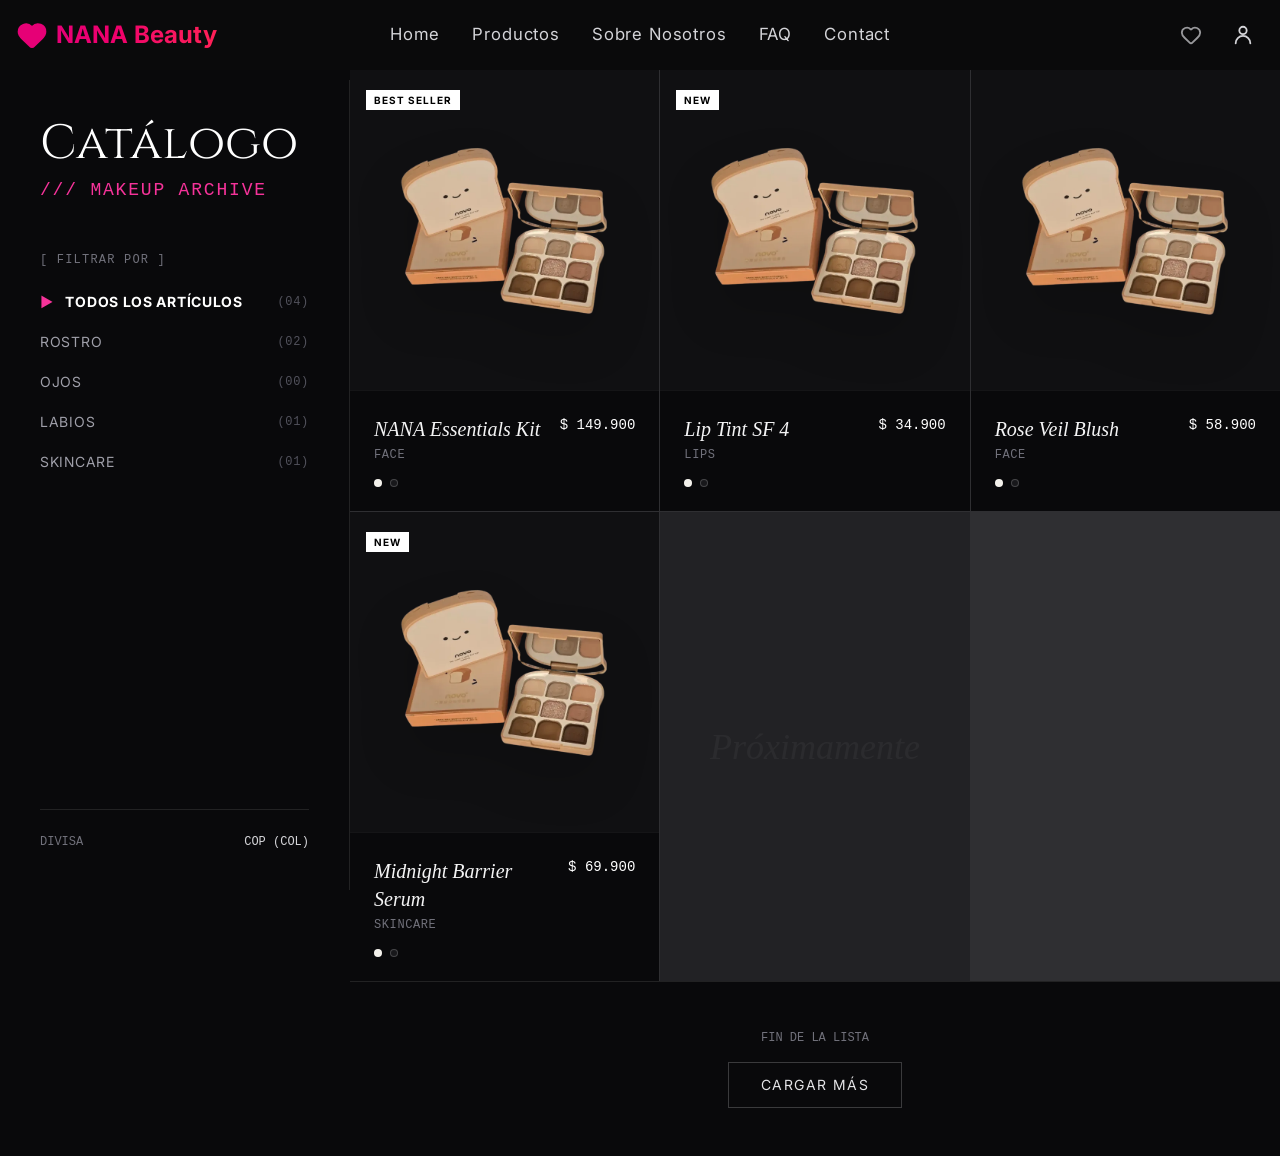
<file: catalog.html>
<!DOCTYPE html><html lang="es"> <head><meta charset="utf-8"><link rel="icon" type="image/svg+xml" href="favicon.svg"><meta name="viewport" content="width=device-width"><title>Archivo | NANA Beauty</title><meta name="astro-view-transitions-enabled" content="true"><meta name="astro-view-transitions-fallback" content="animate"><script type="module" src="_astro/ClientRouter.astro_astro_type_script_index_0_lang.QW52Ox2j.js"></script><link rel="stylesheet" href="_astro/about.DHGASnwx.css"></head> <body> <script>
  const applyActive = () => {
    const path = window.location.pathname;

    document.querySelectorAll('a[data-nav-link]').forEach((a) => {
      const href = a.getAttribute('href') || '/';
      const isActive = href === '/' ? path === '/' : path.startsWith(href);

      a.classList.toggle('text-pink-200', isActive);
      a.classList.toggle('after:scale-x-100', isActive);
    });
  };

  applyActive();
  document.addEventListener('astro:page-load', applyActive);
</script> <header class="sticky top-0 z-50 bg-zinc-950/80 backdrop-blur-md" data-astro-cid-3ef6ksr2 data-astro-transition-persist="astro-5lkratfz-1"> <div class="mx-auto w-[min(1800px,calc(100%-2rem))] py-4" data-astro-cid-3ef6ksr2> <div class="grid grid-cols-[1fr_auto_1fr] items-center gap-4" data-astro-cid-3ef6ksr2> <a href="index.html" data-astro-prefetch aria-label="NANA Beauty home" class="inline-flex min-w-max items-center gap-2 no-underline justify-self-start" data-astro-cid-3ef6ksr2> <svg class="h-8 w-8 text-pink-600 fill-pink-600" viewBox="0 0 24 24" aria-hidden="true" focusable="false" data-astro-cid-3ef6ksr2> <path d="M2 9.5a5.5 5.5 0 0 1 9.591-3.676.56.56 0 0 0 .818 0A5.49 5.49 0 0 1 22 9.5c0 2.29-1.5 4-3 5.5l-5.492 5.313a2 2 0 0 1-3 .019L5 15c-1.5-1.5-3-3.2-3-5.5" fill="currentColor" stroke="currentColor" stroke-width="1.5" stroke-linecap="round" stroke-linejoin="round" data-astro-cid-3ef6ksr2></path> </svg> <span class="text-2xl font-extrabold bg-linear-to-r from-pink-600 to-rose-500 bg-clip-text text-transparent max-sm:text-[1.15rem]" data-astro-cid-3ef6ksr2>
NANA Beauty
</span> </a> <nav class="hidden md:flex items-center gap-8 justify-self-center" aria-label="Primary navigation" data-astro-cid-3ef6ksr2> <a data-nav-link href="index.html" class="relative text-[1.05rem] tracking-wider text-zinc-300 transition-colors duration-200 hover:text-pink-200
   after:absolute after:left-0 after:-bottom-2 after:h-[2px] after:w-full after:origin-left after:scale-x-0
   after:rounded-full after:bg-pink-300 after:transition-transform after:duration-200
   hover:after:scale-x-100
   " data-astro-cid-3ef6ksr2>Home</a> <a data-nav-link href="catalog.html" class="relative text-[1.05rem] tracking-wider text-zinc-300 transition-colors duration-200 hover:text-pink-200
   after:absolute after:left-0 after:-bottom-2 after:h-[2px] after:w-full after:origin-left after:scale-x-0
   after:rounded-full after:bg-pink-300 after:transition-transform after:duration-200
   hover:after:scale-x-100
   text-pink-200 after:scale-x-100" data-astro-cid-3ef6ksr2>Productos</a> <a data-nav-link href="about.html" class="relative text-[1.05rem] tracking-wider text-zinc-300 transition-colors duration-200 hover:text-pink-200
   after:absolute after:left-0 after:-bottom-2 after:h-[2px] after:w-full after:origin-left after:scale-x-0
   after:rounded-full after:bg-pink-300 after:transition-transform after:duration-200
   hover:after:scale-x-100
   " data-astro-cid-3ef6ksr2>Sobre Nosotros</a> <a data-nav-link href="faq.html" class="relative text-[1.05rem] tracking-wider text-zinc-300 transition-colors duration-200 hover:text-pink-200
   after:absolute after:left-0 after:-bottom-2 after:h-[2px] after:w-full after:origin-left after:scale-x-0
   after:rounded-full after:bg-pink-300 after:transition-transform after:duration-200
   hover:after:scale-x-100
   " data-astro-cid-3ef6ksr2>FAQ</a> <a data-nav-link href="contact.html" class="relative text-[1.05rem] tracking-wider text-zinc-300 transition-colors duration-200 hover:text-pink-200
   after:absolute after:left-0 after:-bottom-2 after:h-[2px] after:w-full after:origin-left after:scale-x-0
   after:rounded-full after:bg-pink-300 after:transition-transform after:duration-200
   hover:after:scale-x-100
   " data-astro-cid-3ef6ksr2>Contact</a> </nav> <div class="flex items-center gap-2.5 justify-self-end" data-astro-cid-3ef6ksr2> <button type="button" data-disabled-auth class="inline-flex items-center gap-2 rounded-xl px-2.5 py-2 text-zinc-300 transition duration-200
   hover:bg-pink-500/10 hover:text-pink-200 active:translate-y-[1px] focus:outline-none
   focus-visible:ring-2 focus-visible:ring-pink-500/30  cursor-not-allowed opacity-70" aria-label="Liked items (no disponible)" title="Función en construcción" data-astro-cid-3ef6ksr2> <svg class="h-5.5 w-5.5" viewBox="0 0 24 24" aria-hidden="true" focusable="false" data-astro-cid-3ef6ksr2> <path d="M2 9.5a5.5 5.5 0 0 1 9.591-3.676.56.56 0 0 0 .818 0A5.49 5.49 0 0 1 22 9.5c0 2.29-1.5 4-3 5.5l-5.492 5.313a2 2 0 0 1-3 .019L5 15c-1.5-1.5-3-3.2-3-5.5" fill="none" stroke="currentColor" stroke-width="2" stroke-linecap="round" stroke-linejoin="round" data-astro-cid-3ef6ksr2></path> </svg> </button> <!-- <a class={iconBtnClass("/liked")} href="/liked" aria-label="Liked items" data-astro-prefetch>
          <svg class="h-5.5 w-5.5" viewBox="0 0 24 24" aria-hidden="true" focusable="false">
            <path
              d="M2 9.5a5.5 5.5 0 0 1 9.591-3.676.56.56 0 0 0 .818 0A5.49 5.49 0 0 1 22 9.5c0 2.29-1.5 4-3 5.5l-5.492 5.313a2 2 0 0 1-3 .019L5 15c-1.5-1.5-3-3.2-3-5.5"
              fill="none"
              stroke="currentColor"
              stroke-width="2"
              stroke-linecap="round"
              stroke-linejoin="round"
            />
          </svg>
        </a> --> <!-- <button
          type="button"
          data-disabled-auth
          class={`${iconBtnClass("/") } cursor-not-allowed opacity-70`}
          aria-label="Liked items (no disponible)"
          title="Función en construcción"

        >
          <svg class="h-5.5 w-5.5" viewBox="0 0 24 24" aria-hidden="true" focusable="false">
            <path
              d="M20 21a8 8 0 0 0-16 0"
              fill="none"
              stroke="currentColor"
              stroke-width="2"
              stroke-linecap="round"
            />
            <circle cx="12" cy="7" r="4" fill="none" stroke="currentColor" stroke-width="2" />
          </svg>
        </button> --> <a class="inline-flex items-center gap-2 rounded-xl px-2.5 py-2 text-zinc-300 transition duration-200
   hover:bg-pink-500/10 hover:text-pink-200 active:translate-y-[1px] focus:outline-none
   focus-visible:ring-2 focus-visible:ring-pink-500/30 " href="login.html" aria-label="Login" data-astro-prefetch data-astro-cid-3ef6ksr2> <svg class="h-5.5 w-5.5" viewBox="0 0 24 24" aria-hidden="true" focusable="false" data-astro-cid-3ef6ksr2> <path d="M20 21a8 8 0 0 0-16 0" fill="none" stroke="currentColor" stroke-width="2" stroke-linecap="round" data-astro-cid-3ef6ksr2></path> <circle cx="12" cy="7" r="4" fill="none" stroke="currentColor" stroke-width="2" data-astro-cid-3ef6ksr2></circle> </svg> </a> <details class="relative md:hidden" data-astro-cid-3ef6ksr2> <summary class="inline-flex items-center gap-2 rounded-xl px-2.5 py-2 text-zinc-300 transition duration-200
   hover:bg-pink-500/10 hover:text-pink-200 active:translate-y-[1px] focus:outline-none
   focus-visible:ring-2 focus-visible:ring-pink-500/30 " aria-label="Open menu" data-astro-cid-3ef6ksr2> <svg class="h-5.5 w-5.5" viewBox="0 0 24 24" aria-hidden="true" focusable="false" data-astro-cid-3ef6ksr2> <path d="M4 6h16M4 12h16M4 18h16" fill="none" stroke="currentColor" stroke-width="2" stroke-linecap="round" data-astro-cid-3ef6ksr2></path> </svg> </summary> <div class="absolute right-0 top-[calc(100%+10px)] w-[min(260px,85vw)] rounded-2xl
                  border border-white/10 bg-zinc-950/90 p-2 backdrop-blur-xl
                  shadow-[0_18px_60px_rgba(0,0,0,0.55)]" role="menu" data-astro-cid-3ef6ksr2> <a class="block rounded-xl px-3 py-2.5 text-zinc-200 transition hover:bg-pink-500/10 hover:text-pink-200" href="catalog.html" data-astro-prefetch role="menuitem" data-astro-cid-3ef6ksr2>Productos</a> <a class="block rounded-xl px-3 py-2.5 text-zinc-200 transition hover:bg-pink-500/10 hover:text-pink-200" href="about.html" data-astro-prefetch role="menuitem" data-astro-cid-3ef6ksr2>About Us</a> <a class="block rounded-xl px-3 py-2.5 text-zinc-200 transition hover:bg-pink-500/10 hover:text-pink-200" href="faq.html" data-astro-prefetch role="menuitem" data-astro-cid-3ef6ksr2>FAQ</a> <a class="block rounded-xl px-3 py-2.5 text-zinc-200 transition hover:bg-pink-500/10 hover:text-pink-200" href="contact.html" data-astro-prefetch role="menuitem" data-astro-cid-3ef6ksr2>Contact</a> <a class="block rounded-xl px-3 py-2.5 text-zinc-200 transition hover:bg-pink-500/10 hover:text-pink-200" href="https://wa.me/573116973505" target="_blank" rel="noopener noreferrer" role="menuitem" data-astro-cid-3ef6ksr2>
WhatsApp
</a> </div> </details> </div> </div> </div>  </header> <main>  <div class="min-h-screen bg-zinc-950 text-zinc-200 lg:grid lg:grid-cols-[300px_1fr] xl:grid-cols-[350px_1fr]"> <aside class="relative flex flex-col border-b border-white/10 bg-zinc-950 p-6 lg:sticky lg:top-20 lg:h-[90vh] lg:border-b-0 lg:border-r lg:p-10 z-20"> <div class="mb-12"> <h1 class="font-cinzel text-5xl text-white">
Catálogo
<span class="block text-lg font-normal not-italic text-pink-500 font-mono tracking-widest mt-2">
/// MAKEUP ARCHIVE
</span> </h1> </div> <nav class="flex-1 space-y-1"> <p class="mb-4 font-mono text-xs text-zinc-500 uppercase tracking-widest">[ Filtrar por ]</p> <a href="catalog.html" class="group flex items-center justify-between py-2 text-sm uppercase tracking-wider transition-all duration-300 hover:pl-2"> <span class="text-white font-bold"> <span class="text-pink-500 mr-2">►</span> Todos los Artículos </span> <span class="font-mono text-xs text-zinc-600 group-hover:text-zinc-400">
(04)
</span> </a><a href="category/face.html" class="group flex items-center justify-between py-2 text-sm uppercase tracking-wider transition-all duration-300 hover:pl-2"> <span class="text-zinc-400 group-hover:text-white">  Rostro </span> <span class="font-mono text-xs text-zinc-600 group-hover:text-zinc-400">
(02)
</span> </a><a href="category/eyes.html" class="group flex items-center justify-between py-2 text-sm uppercase tracking-wider transition-all duration-300 hover:pl-2"> <span class="text-zinc-400 group-hover:text-white">  Ojos </span> <span class="font-mono text-xs text-zinc-600 group-hover:text-zinc-400">
(00)
</span> </a><a href="category/lips.html" class="group flex items-center justify-between py-2 text-sm uppercase tracking-wider transition-all duration-300 hover:pl-2"> <span class="text-zinc-400 group-hover:text-white">  Labios </span> <span class="font-mono text-xs text-zinc-600 group-hover:text-zinc-400">
(01)
</span> </a><a href="category/skincare.html" class="group flex items-center justify-between py-2 text-sm uppercase tracking-wider transition-all duration-300 hover:pl-2"> <span class="text-zinc-400 group-hover:text-white">  Skincare </span> <span class="font-mono text-xs text-zinc-600 group-hover:text-zinc-400">
(01)
</span> </a> </nav> <div class="mt-12 lg:mt-auto"> <div class="h-px w-full bg-white/10 mb-6"></div> <div class="flex justify-between font-mono text-xs text-zinc-500"> <span>DIVISA</span> <span class="text-zinc-300">COP (COL)</span> </div> </div> </aside> <main class="relative bg-zinc-900"> <div class="grid grid-cols-1 gap-px bg-white/10 sm:grid-cols-2 xl:grid-cols-3"> <a href="catalog/nana-essentials-kit.html" class="group relative block bg-zinc-950 overflow-hidden h-full"> <div class="relative aspect-3/4 w-full max-h-80 overflow-hidden bg-zinc-900/50"> <div class="flex h-full w-full items-center justify-center p-10 transition-transform duration-700 ease-in-out group-hover:scale-105"> <img src="_astro/bread.DFkYFCWI_Z1ptrnC.webp" alt="NANA Essentials Kit" loading="lazy" decoding="async" fetchpriority="auto" width="600" height="800" class="max-h-full w-auto object-contain drop-shadow-2xl"> </div> <div class="pointer-events-none absolute inset-0 bg-pink-500/0 transition-colors duration-300 group-hover:bg-pink-500/5 mix-blend-overlay"></div> <div class="absolute top-0 left-0 p-4"> <span class="bg-white text-black text-[10px] font-bold px-2 py-1 uppercase tracking-widest"> Best seller </span> </div> </div> <div class="relative border-t border-white/5 p-6 transition-colors duration-300 group-hover:bg-zinc-900"> <div class="flex items-start justify-between gap-4"> <div> <h3 class="font-serif text-xl italic text-zinc-100 group-hover:text-pink-400 transition-colors"> NANA Essentials Kit </h3> <p class="mt-1 text-xs font-mono text-zinc-500 uppercase tracking-wider"> Face </p> </div> <div class="text-right"> <p class="font-mono text-sm font-medium text-white">$ 149.900</p> </div> </div> <div class="mt-4 flex gap-2"> <span class="h-2 w-2 rounded-full border border-white/20" style="background-color: #F2F0EA"></span><span class="h-2 w-2 rounded-full border border-white/20" style="background-color: #18181b"></span> </div> <div class="absolute right-6 bottom-6 translate-y-4 opacity-0 transition-all duration-300 group-hover:translate-y-0 group-hover:opacity-100"> <span class="text-xs font-bold uppercase tracking-widest text-zinc-400 border-b border-zinc-400 pb-0.5 hover:text-white hover:border-white">
Vista Rápida
</span> </div> </div> </a><a href="catalog/lip-tint-sf-4.html" class="group relative block bg-zinc-950 overflow-hidden h-full"> <div class="relative aspect-3/4 w-full max-h-80 overflow-hidden bg-zinc-900/50"> <div class="flex h-full w-full items-center justify-center p-10 transition-transform duration-700 ease-in-out group-hover:scale-105"> <img src="_astro/bread.DFkYFCWI_Z1ptrnC.webp" alt="Lip Tint SF 4" loading="lazy" decoding="async" fetchpriority="auto" width="600" height="800" class="max-h-full w-auto object-contain drop-shadow-2xl"> </div> <div class="pointer-events-none absolute inset-0 bg-pink-500/0 transition-colors duration-300 group-hover:bg-pink-500/5 mix-blend-overlay"></div> <div class="absolute top-0 left-0 p-4"> <span class="bg-white text-black text-[10px] font-bold px-2 py-1 uppercase tracking-widest"> New </span> </div> </div> <div class="relative border-t border-white/5 p-6 transition-colors duration-300 group-hover:bg-zinc-900"> <div class="flex items-start justify-between gap-4"> <div> <h3 class="font-serif text-xl italic text-zinc-100 group-hover:text-pink-400 transition-colors"> Lip Tint SF 4 </h3> <p class="mt-1 text-xs font-mono text-zinc-500 uppercase tracking-wider"> Lips </p> </div> <div class="text-right"> <p class="font-mono text-sm font-medium text-white">$ 34.900</p> </div> </div> <div class="mt-4 flex gap-2"> <span class="h-2 w-2 rounded-full border border-white/20" style="background-color: #F2F0EA"></span><span class="h-2 w-2 rounded-full border border-white/20" style="background-color: #18181b"></span> </div> <div class="absolute right-6 bottom-6 translate-y-4 opacity-0 transition-all duration-300 group-hover:translate-y-0 group-hover:opacity-100"> <span class="text-xs font-bold uppercase tracking-widest text-zinc-400 border-b border-zinc-400 pb-0.5 hover:text-white hover:border-white">
Vista Rápida
</span> </div> </div> </a><a href="catalog/rose-veil-blush.html" class="group relative block bg-zinc-950 overflow-hidden h-full"> <div class="relative aspect-3/4 w-full max-h-80 overflow-hidden bg-zinc-900/50"> <div class="flex h-full w-full items-center justify-center p-10 transition-transform duration-700 ease-in-out group-hover:scale-105"> <img src="_astro/bread.DFkYFCWI_Z1ptrnC.webp" alt="Rose Veil Blush" loading="lazy" decoding="async" fetchpriority="auto" width="600" height="800" class="max-h-full w-auto object-contain drop-shadow-2xl"> </div> <div class="pointer-events-none absolute inset-0 bg-pink-500/0 transition-colors duration-300 group-hover:bg-pink-500/5 mix-blend-overlay"></div>  </div> <div class="relative border-t border-white/5 p-6 transition-colors duration-300 group-hover:bg-zinc-900"> <div class="flex items-start justify-between gap-4"> <div> <h3 class="font-serif text-xl italic text-zinc-100 group-hover:text-pink-400 transition-colors"> Rose Veil Blush </h3> <p class="mt-1 text-xs font-mono text-zinc-500 uppercase tracking-wider"> Face </p> </div> <div class="text-right"> <p class="font-mono text-sm font-medium text-white">$ 58.900</p> </div> </div> <div class="mt-4 flex gap-2"> <span class="h-2 w-2 rounded-full border border-white/20" style="background-color: #F2F0EA"></span><span class="h-2 w-2 rounded-full border border-white/20" style="background-color: #18181b"></span> </div> <div class="absolute right-6 bottom-6 translate-y-4 opacity-0 transition-all duration-300 group-hover:translate-y-0 group-hover:opacity-100"> <span class="text-xs font-bold uppercase tracking-widest text-zinc-400 border-b border-zinc-400 pb-0.5 hover:text-white hover:border-white">
Vista Rápida
</span> </div> </div> </a><a href="catalog/midnight-barrier-serum.html" class="group relative block bg-zinc-950 overflow-hidden h-full"> <div class="relative aspect-3/4 w-full max-h-80 overflow-hidden bg-zinc-900/50"> <div class="flex h-full w-full items-center justify-center p-10 transition-transform duration-700 ease-in-out group-hover:scale-105"> <img src="_astro/bread.DFkYFCWI_Z1ptrnC.webp" alt="Midnight Barrier Serum" loading="lazy" decoding="async" fetchpriority="auto" width="600" height="800" class="max-h-full w-auto object-contain drop-shadow-2xl"> </div> <div class="pointer-events-none absolute inset-0 bg-pink-500/0 transition-colors duration-300 group-hover:bg-pink-500/5 mix-blend-overlay"></div> <div class="absolute top-0 left-0 p-4"> <span class="bg-white text-black text-[10px] font-bold px-2 py-1 uppercase tracking-widest"> New </span> </div> </div> <div class="relative border-t border-white/5 p-6 transition-colors duration-300 group-hover:bg-zinc-900"> <div class="flex items-start justify-between gap-4"> <div> <h3 class="font-serif text-xl italic text-zinc-100 group-hover:text-pink-400 transition-colors"> Midnight Barrier Serum </h3> <p class="mt-1 text-xs font-mono text-zinc-500 uppercase tracking-wider"> Skincare </p> </div> <div class="text-right"> <p class="font-mono text-sm font-medium text-white">$ 69.900</p> </div> </div> <div class="mt-4 flex gap-2"> <span class="h-2 w-2 rounded-full border border-white/20" style="background-color: #F2F0EA"></span><span class="h-2 w-2 rounded-full border border-white/20" style="background-color: #18181b"></span> </div> <div class="absolute right-6 bottom-6 translate-y-4 opacity-0 transition-all duration-300 group-hover:translate-y-0 group-hover:opacity-100"> <span class="text-xs font-bold uppercase tracking-widest text-zinc-400 border-b border-zinc-400 pb-0.5 hover:text-white hover:border-white">
Vista Rápida
</span> </div> </div> </a>  <div class="hidden xl:flex bg-zinc-950 p-12 items-center justify-center opacity-30"> <span class="font-serif italic text-4xl text-zinc-800">Próximamente</span> </div> </div> <div class="bg-zinc-950 border-t border-white/10 p-12 text-center"> <p class="font-mono text-xs text-zinc-500 mb-4">FIN DE LA LISTA</p> <button class="border border-white/20 px-8 py-3 text-sm uppercase tracking-widest hover:bg-white hover:text-black transition-colors">
Cargar Más
</button> </div> </main> </div>  </main> <script type="module" src="_astro/BaseLayout.astro_astro_type_script_index_0_lang.BSPTIHp1.js"></script> </body> </html>
</file>
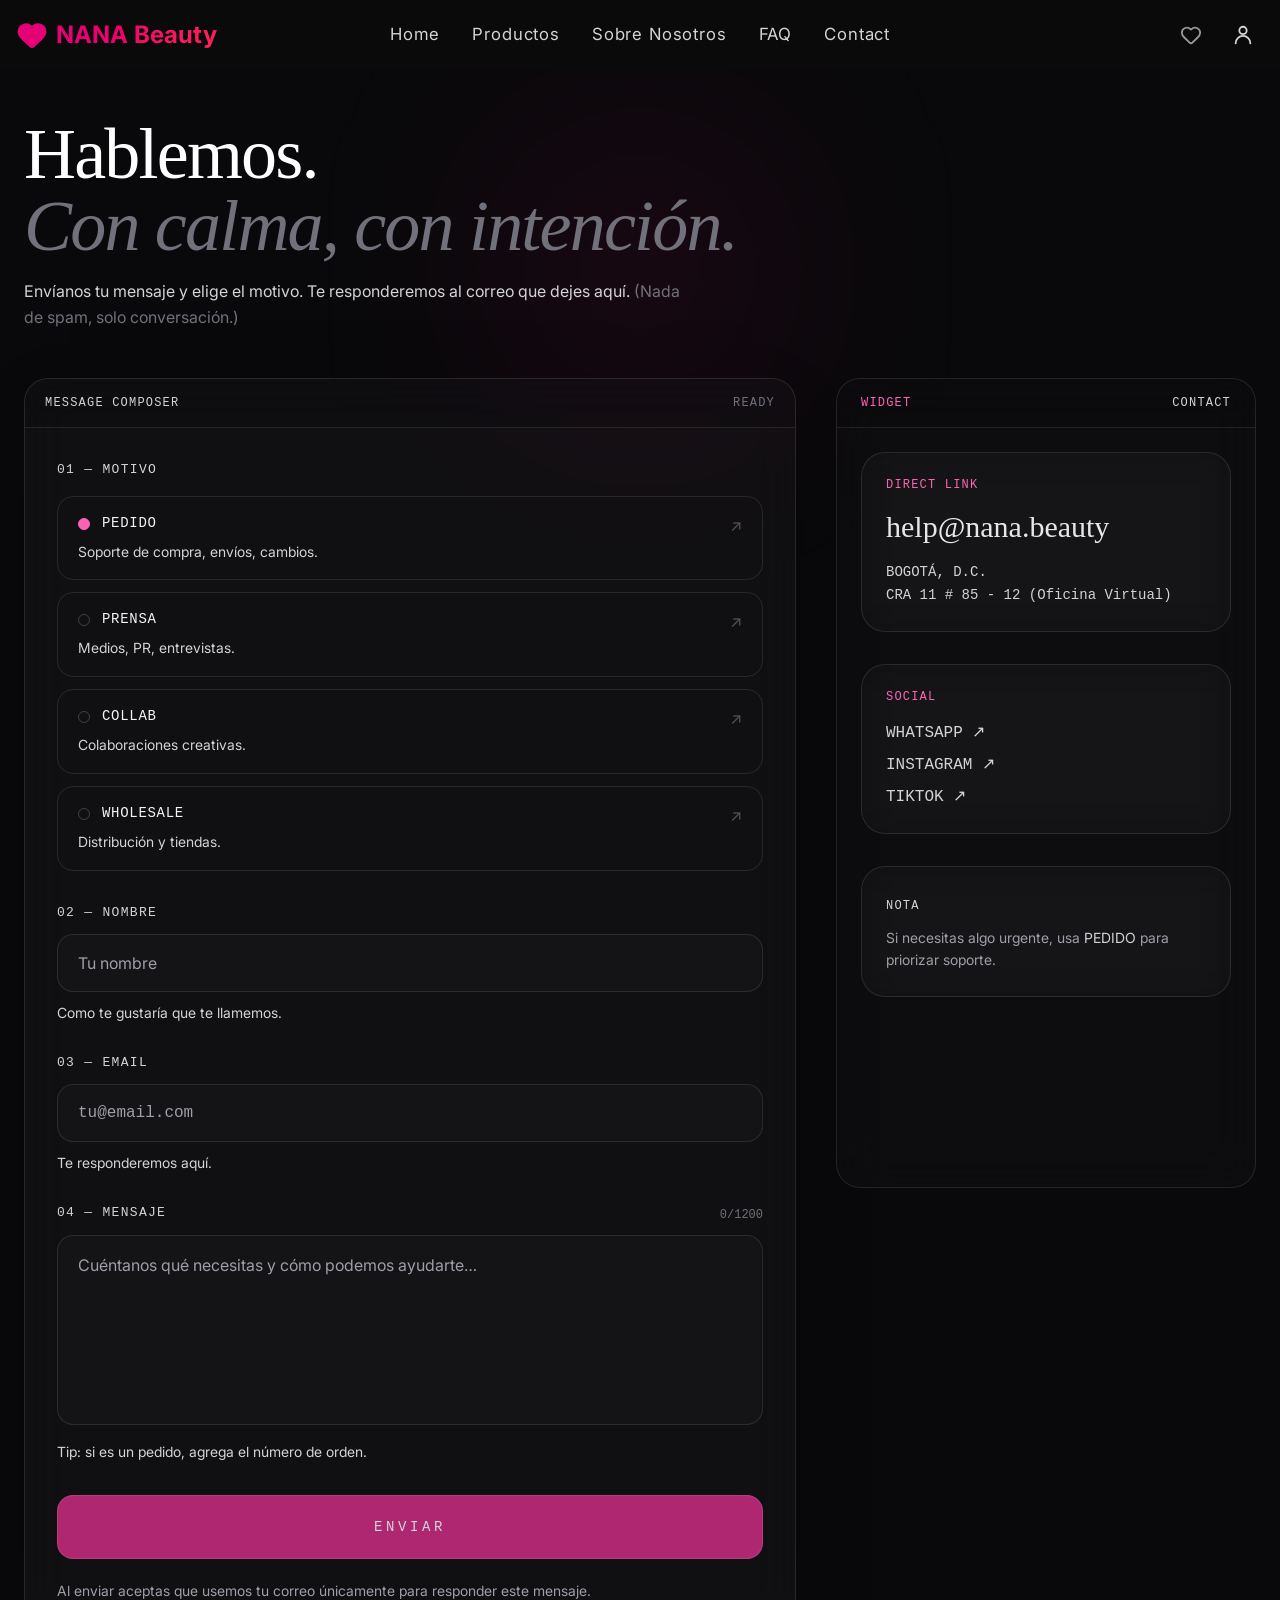
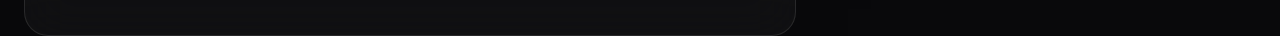
<file: contact.html>
<!DOCTYPE html><html lang="es"> <head><meta charset="utf-8"><link rel="icon" type="image/svg+xml" href="favicon.svg"><meta name="viewport" content="width=device-width"><title>Contacto | Log</title><meta name="astro-view-transitions-enabled" content="true"><meta name="astro-view-transitions-fallback" content="animate"><script type="module" src="_astro/ClientRouter.astro_astro_type_script_index_0_lang.QW52Ox2j.js"></script><link rel="stylesheet" href="_astro/about.DHGASnwx.css"></head> <body> <script>
  const applyActive = () => {
    const path = window.location.pathname;

    document.querySelectorAll('a[data-nav-link]').forEach((a) => {
      const href = a.getAttribute('href') || '/';
      const isActive = href === '/' ? path === '/' : path.startsWith(href);

      a.classList.toggle('text-pink-200', isActive);
      a.classList.toggle('after:scale-x-100', isActive);
    });
  };

  applyActive();
  document.addEventListener('astro:page-load', applyActive);
</script> <header class="sticky top-0 z-50 bg-zinc-950/80 backdrop-blur-md" data-astro-cid-3ef6ksr2 data-astro-transition-persist="astro-5lkratfz-1"> <div class="mx-auto w-[min(1800px,calc(100%-2rem))] py-4" data-astro-cid-3ef6ksr2> <div class="grid grid-cols-[1fr_auto_1fr] items-center gap-4" data-astro-cid-3ef6ksr2> <a href="index.html" data-astro-prefetch aria-label="NANA Beauty home" class="inline-flex min-w-max items-center gap-2 no-underline justify-self-start" data-astro-cid-3ef6ksr2> <svg class="h-8 w-8 text-pink-600 fill-pink-600" viewBox="0 0 24 24" aria-hidden="true" focusable="false" data-astro-cid-3ef6ksr2> <path d="M2 9.5a5.5 5.5 0 0 1 9.591-3.676.56.56 0 0 0 .818 0A5.49 5.49 0 0 1 22 9.5c0 2.29-1.5 4-3 5.5l-5.492 5.313a2 2 0 0 1-3 .019L5 15c-1.5-1.5-3-3.2-3-5.5" fill="currentColor" stroke="currentColor" stroke-width="1.5" stroke-linecap="round" stroke-linejoin="round" data-astro-cid-3ef6ksr2></path> </svg> <span class="text-2xl font-extrabold bg-linear-to-r from-pink-600 to-rose-500 bg-clip-text text-transparent max-sm:text-[1.15rem]" data-astro-cid-3ef6ksr2>
NANA Beauty
</span> </a> <nav class="hidden md:flex items-center gap-8 justify-self-center" aria-label="Primary navigation" data-astro-cid-3ef6ksr2> <a data-nav-link href="index.html" class="relative text-[1.05rem] tracking-wider text-zinc-300 transition-colors duration-200 hover:text-pink-200
   after:absolute after:left-0 after:-bottom-2 after:h-[2px] after:w-full after:origin-left after:scale-x-0
   after:rounded-full after:bg-pink-300 after:transition-transform after:duration-200
   hover:after:scale-x-100
   " data-astro-cid-3ef6ksr2>Home</a> <a data-nav-link href="catalog.html" class="relative text-[1.05rem] tracking-wider text-zinc-300 transition-colors duration-200 hover:text-pink-200
   after:absolute after:left-0 after:-bottom-2 after:h-[2px] after:w-full after:origin-left after:scale-x-0
   after:rounded-full after:bg-pink-300 after:transition-transform after:duration-200
   hover:after:scale-x-100
   " data-astro-cid-3ef6ksr2>Productos</a> <a data-nav-link href="about.html" class="relative text-[1.05rem] tracking-wider text-zinc-300 transition-colors duration-200 hover:text-pink-200
   after:absolute after:left-0 after:-bottom-2 after:h-[2px] after:w-full after:origin-left after:scale-x-0
   after:rounded-full after:bg-pink-300 after:transition-transform after:duration-200
   hover:after:scale-x-100
   " data-astro-cid-3ef6ksr2>Sobre Nosotros</a> <a data-nav-link href="faq.html" class="relative text-[1.05rem] tracking-wider text-zinc-300 transition-colors duration-200 hover:text-pink-200
   after:absolute after:left-0 after:-bottom-2 after:h-[2px] after:w-full after:origin-left after:scale-x-0
   after:rounded-full after:bg-pink-300 after:transition-transform after:duration-200
   hover:after:scale-x-100
   " data-astro-cid-3ef6ksr2>FAQ</a> <a data-nav-link href="contact.html" class="relative text-[1.05rem] tracking-wider text-zinc-300 transition-colors duration-200 hover:text-pink-200
   after:absolute after:left-0 after:-bottom-2 after:h-[2px] after:w-full after:origin-left after:scale-x-0
   after:rounded-full after:bg-pink-300 after:transition-transform after:duration-200
   hover:after:scale-x-100
   text-pink-200 after:scale-x-100" data-astro-cid-3ef6ksr2>Contact</a> </nav> <div class="flex items-center gap-2.5 justify-self-end" data-astro-cid-3ef6ksr2> <button type="button" data-disabled-auth class="inline-flex items-center gap-2 rounded-xl px-2.5 py-2 text-zinc-300 transition duration-200
   hover:bg-pink-500/10 hover:text-pink-200 active:translate-y-[1px] focus:outline-none
   focus-visible:ring-2 focus-visible:ring-pink-500/30  cursor-not-allowed opacity-70" aria-label="Liked items (no disponible)" title="Función en construcción" data-astro-cid-3ef6ksr2> <svg class="h-5.5 w-5.5" viewBox="0 0 24 24" aria-hidden="true" focusable="false" data-astro-cid-3ef6ksr2> <path d="M2 9.5a5.5 5.5 0 0 1 9.591-3.676.56.56 0 0 0 .818 0A5.49 5.49 0 0 1 22 9.5c0 2.29-1.5 4-3 5.5l-5.492 5.313a2 2 0 0 1-3 .019L5 15c-1.5-1.5-3-3.2-3-5.5" fill="none" stroke="currentColor" stroke-width="2" stroke-linecap="round" stroke-linejoin="round" data-astro-cid-3ef6ksr2></path> </svg> </button> <!-- <a class={iconBtnClass("/liked")} href="/liked" aria-label="Liked items" data-astro-prefetch>
          <svg class="h-5.5 w-5.5" viewBox="0 0 24 24" aria-hidden="true" focusable="false">
            <path
              d="M2 9.5a5.5 5.5 0 0 1 9.591-3.676.56.56 0 0 0 .818 0A5.49 5.49 0 0 1 22 9.5c0 2.29-1.5 4-3 5.5l-5.492 5.313a2 2 0 0 1-3 .019L5 15c-1.5-1.5-3-3.2-3-5.5"
              fill="none"
              stroke="currentColor"
              stroke-width="2"
              stroke-linecap="round"
              stroke-linejoin="round"
            />
          </svg>
        </a> --> <!-- <button
          type="button"
          data-disabled-auth
          class={`${iconBtnClass("/") } cursor-not-allowed opacity-70`}
          aria-label="Liked items (no disponible)"
          title="Función en construcción"

        >
          <svg class="h-5.5 w-5.5" viewBox="0 0 24 24" aria-hidden="true" focusable="false">
            <path
              d="M20 21a8 8 0 0 0-16 0"
              fill="none"
              stroke="currentColor"
              stroke-width="2"
              stroke-linecap="round"
            />
            <circle cx="12" cy="7" r="4" fill="none" stroke="currentColor" stroke-width="2" />
          </svg>
        </button> --> <a class="inline-flex items-center gap-2 rounded-xl px-2.5 py-2 text-zinc-300 transition duration-200
   hover:bg-pink-500/10 hover:text-pink-200 active:translate-y-[1px] focus:outline-none
   focus-visible:ring-2 focus-visible:ring-pink-500/30 " href="login.html" aria-label="Login" data-astro-prefetch data-astro-cid-3ef6ksr2> <svg class="h-5.5 w-5.5" viewBox="0 0 24 24" aria-hidden="true" focusable="false" data-astro-cid-3ef6ksr2> <path d="M20 21a8 8 0 0 0-16 0" fill="none" stroke="currentColor" stroke-width="2" stroke-linecap="round" data-astro-cid-3ef6ksr2></path> <circle cx="12" cy="7" r="4" fill="none" stroke="currentColor" stroke-width="2" data-astro-cid-3ef6ksr2></circle> </svg> </a> <details class="relative md:hidden" data-astro-cid-3ef6ksr2> <summary class="inline-flex items-center gap-2 rounded-xl px-2.5 py-2 text-zinc-300 transition duration-200
   hover:bg-pink-500/10 hover:text-pink-200 active:translate-y-[1px] focus:outline-none
   focus-visible:ring-2 focus-visible:ring-pink-500/30 " aria-label="Open menu" data-astro-cid-3ef6ksr2> <svg class="h-5.5 w-5.5" viewBox="0 0 24 24" aria-hidden="true" focusable="false" data-astro-cid-3ef6ksr2> <path d="M4 6h16M4 12h16M4 18h16" fill="none" stroke="currentColor" stroke-width="2" stroke-linecap="round" data-astro-cid-3ef6ksr2></path> </svg> </summary> <div class="absolute right-0 top-[calc(100%+10px)] w-[min(260px,85vw)] rounded-2xl
                  border border-white/10 bg-zinc-950/90 p-2 backdrop-blur-xl
                  shadow-[0_18px_60px_rgba(0,0,0,0.55)]" role="menu" data-astro-cid-3ef6ksr2> <a class="block rounded-xl px-3 py-2.5 text-zinc-200 transition hover:bg-pink-500/10 hover:text-pink-200" href="catalog.html" data-astro-prefetch role="menuitem" data-astro-cid-3ef6ksr2>Productos</a> <a class="block rounded-xl px-3 py-2.5 text-zinc-200 transition hover:bg-pink-500/10 hover:text-pink-200" href="about.html" data-astro-prefetch role="menuitem" data-astro-cid-3ef6ksr2>About Us</a> <a class="block rounded-xl px-3 py-2.5 text-zinc-200 transition hover:bg-pink-500/10 hover:text-pink-200" href="faq.html" data-astro-prefetch role="menuitem" data-astro-cid-3ef6ksr2>FAQ</a> <a class="block rounded-xl px-3 py-2.5 text-zinc-200 transition hover:bg-pink-500/10 hover:text-pink-200" href="contact.html" data-astro-prefetch role="menuitem" data-astro-cid-3ef6ksr2>Contact</a> <a class="block rounded-xl px-3 py-2.5 text-zinc-200 transition hover:bg-pink-500/10 hover:text-pink-200" href="https://wa.me/573116973505" target="_blank" rel="noopener noreferrer" role="menuitem" data-astro-cid-3ef6ksr2>
WhatsApp
</a> </div> </details> </div> </div> </div>  </header> <main>  <section class="pt-12 relative min-h-screen bg-zinc-950 text-zinc-200 selection:bg-pink-500 selection:text-white"> <div class="absolute inset-0 overflow-x-hidden pointer-events-none"> <div class="absolute inset-0 opacity-[0.03] mix-blend-overlay" style="background-image:url('https://grainy-gradients.vercel.app/noise.svg');"></div> <div class="absolute top-25 left-1/2 -translate-x-1/2 w-50 h-50 bg-pink-600/20 blur-[120px] rounded-full"></div> </div> <div class="relative z-10 mx-auto w-full px-6">  <header class="mb-12 md:mb-12"> <h1 class="font-serif text-5xl md:text-7xl text-white tracking-tight">
Hablemos.
<span class="block italic text-zinc-500">Con calma, con intención.</span> </h1> <p class="mt-4 max-w-2xl text-base text-zinc-300 leading-relaxed">
Envíanos tu mensaje y elige el motivo. Te responderemos al correo que dejes aquí.
<span class="text-zinc-500"> (Nada de spam, solo conversación.)</span> </p> </header> <div class="grid gap-10 lg:grid-cols-[1fr_360px] xl:grid-cols-[1fr_420px] items-start">  <div class="rounded-3xl border border-white/10 bg-white/3 backdrop-blur-xl shadow-[0_18px_80px_-45px_rgba(0,0,0,0.95)] overflow-hidden"> <div class="flex items-center justify-between gap-3 px-5 py-4 border-b border-white/10 bg-zinc-950/30"> <div class="text-[11px] md:text-xs font-mono uppercase tracking-widest text-zinc-300">
Message composer
</div> <div id="js-form-status" class="text-[11px] md:text-xs font-mono uppercase tracking-widest text-zinc-500" aria-live="polite">
Ready
</div> </div> <form id="js-contact-form" class="p-6 md:p-8" data-state="idle" novalidate>  <fieldset class="mb-8" aria-describedby="err-subject"> <legend class="text-[12px] md:text-[13px] font-mono uppercase tracking-widest text-zinc-300">01 — Motivo</legend> <div class="mt-4 grid gap-3"> <label for="subject-pedido" class="group flex items-start justify-between gap-4 rounded-2xl border border-white/10 bg-white/0 px-5 py-4
                             hover:bg-white/5 transition
                             focus-within:ring-2 focus-within:ring-pink-500/30"> <div class="min-w-0"> <div class="flex items-center gap-3"> <input id="subject-pedido" type="radio" name="subject" value="PEDIDO" class="peer sr-only" required checked> <span class="mt-0.5 h-3 w-3 rounded-full border border-white/20
                                   bg-white/0
                                   group-hover:border-pink-400/60
                                   peer-checked:bg-pink-400 peer-checked:border-pink-400 transition" aria-hidden="true"></span> <span class="font-mono text-sm uppercase tracking-wider text-zinc-100"> PEDIDO </span> </div> <p class="mt-2 text-sm text-zinc-300 leading-relaxed"> Soporte de compra, envíos, cambios. </p> </div> <span class="text-zinc-600 text-base group-hover:text-zinc-300 transition" aria-hidden="true">
↗
</span> </label><label for="subject-prensa" class="group flex items-start justify-between gap-4 rounded-2xl border border-white/10 bg-white/0 px-5 py-4
                             hover:bg-white/5 transition
                             focus-within:ring-2 focus-within:ring-pink-500/30"> <div class="min-w-0"> <div class="flex items-center gap-3"> <input id="subject-prensa" type="radio" name="subject" value="PRENSA" class="peer sr-only" required> <span class="mt-0.5 h-3 w-3 rounded-full border border-white/20
                                   bg-white/0
                                   group-hover:border-pink-400/60
                                   peer-checked:bg-pink-400 peer-checked:border-pink-400 transition" aria-hidden="true"></span> <span class="font-mono text-sm uppercase tracking-wider text-zinc-100"> PRENSA </span> </div> <p class="mt-2 text-sm text-zinc-300 leading-relaxed"> Medios, PR, entrevistas. </p> </div> <span class="text-zinc-600 text-base group-hover:text-zinc-300 transition" aria-hidden="true">
↗
</span> </label><label for="subject-collab" class="group flex items-start justify-between gap-4 rounded-2xl border border-white/10 bg-white/0 px-5 py-4
                             hover:bg-white/5 transition
                             focus-within:ring-2 focus-within:ring-pink-500/30"> <div class="min-w-0"> <div class="flex items-center gap-3"> <input id="subject-collab" type="radio" name="subject" value="COLLAB" class="peer sr-only" required> <span class="mt-0.5 h-3 w-3 rounded-full border border-white/20
                                   bg-white/0
                                   group-hover:border-pink-400/60
                                   peer-checked:bg-pink-400 peer-checked:border-pink-400 transition" aria-hidden="true"></span> <span class="font-mono text-sm uppercase tracking-wider text-zinc-100"> COLLAB </span> </div> <p class="mt-2 text-sm text-zinc-300 leading-relaxed"> Colaboraciones creativas. </p> </div> <span class="text-zinc-600 text-base group-hover:text-zinc-300 transition" aria-hidden="true">
↗
</span> </label><label for="subject-wholesale" class="group flex items-start justify-between gap-4 rounded-2xl border border-white/10 bg-white/0 px-5 py-4
                             hover:bg-white/5 transition
                             focus-within:ring-2 focus-within:ring-pink-500/30"> <div class="min-w-0"> <div class="flex items-center gap-3"> <input id="subject-wholesale" type="radio" name="subject" value="WHOLESALE" class="peer sr-only" required> <span class="mt-0.5 h-3 w-3 rounded-full border border-white/20
                                   bg-white/0
                                   group-hover:border-pink-400/60
                                   peer-checked:bg-pink-400 peer-checked:border-pink-400 transition" aria-hidden="true"></span> <span class="font-mono text-sm uppercase tracking-wider text-zinc-100"> WHOLESALE </span> </div> <p class="mt-2 text-sm text-zinc-300 leading-relaxed"> Distribución y tiendas. </p> </div> <span class="text-zinc-600 text-base group-hover:text-zinc-300 transition" aria-hidden="true">
↗
</span> </label> </div>  <p id="err-subject" class="mt-2.5 text-sm text-pink-300 hidden leading-relaxed" aria-live="polite"></p> </fieldset>  <div class="grid gap-6 md:gap-7"> <div> <label for="name" class="block text-[12px] md:text-[13px] font-mono uppercase tracking-widest text-zinc-300">02 — Nombre</label> <input id="name" name="name" type="text" required autocomplete="name" aria-describedby="help-name err-name" placeholder="Tu nombre" class="mt-3 w-full rounded-2xl border border-white/10 bg-white/[0.02] px-5 py-3.5 md:py-4 text-base text-white placeholder:text-zinc-400 focus:outline-none focus:ring-2 focus:ring-pink-500/35 focus:border-pink-500/30 hover:bg-white/[0.04] transition"> <p id="help-name" class="mt-2.5 text-sm text-zinc-300 leading-relaxed">Como te gustaría que te llamemos.</p> <p id="err-name" class="mt-2.5 text-sm text-pink-300 hidden leading-relaxed" aria-live="polite"></p> </div> <div> <label for="email" class="block text-[12px] md:text-[13px] font-mono uppercase tracking-widest text-zinc-300">03 — Email</label> <input id="email" name="email" type="email" required autocomplete="email" inputmode="email" aria-describedby="help-email err-email" placeholder="tu@email.com" class="mt-3 w-full rounded-2xl border border-white/10 bg-white/[0.02] px-5 py-3.5 md:py-4 font-mono text-base text-white placeholder:text-zinc-400 focus:outline-none focus:ring-2 focus:ring-pink-500/35 focus:border-pink-500/30 hover:bg-white/[0.04] transition"> <p id="help-email" class="mt-2.5 text-sm text-zinc-300 leading-relaxed">Te responderemos aquí.</p> <p id="err-email" class="mt-2.5 text-sm text-pink-300 hidden leading-relaxed" aria-live="polite"></p> </div> <div> <div class="flex items-end justify-between gap-3"> <label for="message" class="block text-[12px] md:text-[13px] font-mono uppercase tracking-widest text-zinc-300">04 — Mensaje</label> <span id="js-charcount" class="text-[11px] md:text-xs font-mono text-zinc-500 tabular-nums">
0/1200 </span> </div> <textarea id="message" name="message" rows="6" required maxlength="1200" aria-describedby="help-message err-message" placeholder="Cuéntanos qué necesitas y cómo podemos ayudarte…" class="mt-3 w-full rounded-2xl border border-white/10 bg-white/[0.02] px-5 py-4 text-base text-zinc-200 placeholder:text-zinc-400 focus:outline-none focus:ring-2 focus:ring-pink-500/35 focus:border-pink-500/30 hover:bg-white/[0.04] transition resize-none leading-relaxed"></textarea> <p id="help-message" class="mt-2.5 text-sm text-zinc-300 leading-relaxed">Tip: si es un pedido, agrega el número de orden.</p> <p id="err-message" class="mt-2.5 text-sm text-pink-300 hidden leading-relaxed" aria-live="polite"></p> </div> </div>  <div class="mt-8"> <button id="js-submit" type="submit" class="group relative w-full overflow-hidden rounded-2xl border border-white/10
                       bg-pink-500/70 text-gray-300 h-16
                       hover:shadow-[0_20px_60px_-25px_rgba(236,72,153,0.55)]
                       transition
                       disabled:opacity-60 disabled:cursor-not-allowed">  <span class="absolute inset-0 grid place-items-center transition-transform duration-500
                             [form[data-state='idle']_&]:translate-y-0 hover:text-white
                             [form[data-state='sending']_&]:-translate-y-full
                             [form[data-state='sent']_&]:-translate-y-full"> <span class="font-mono text-sm uppercase tracking-[0.26em]">Enviar</span> </span>  <span class="absolute inset-0 grid place-items-center translate-y-full transition-transform duration-500
                             bg-zinc-900 text-white
                             [form[data-state='sending']_&]:translate-y-0
                             [form[data-state='sent']_&]:-translate-y-full"> <span class="font-mono text-[12px] uppercase tracking-widest">Enviando…</span> </span>  <span class="absolute inset-0 grid place-items-center translate-y-full transition-transform duration-500
                             bg-emerald-400 text-black
                             [form[data-state='sent']_&]:translate-y-0
                             [form[data-state='idle']_&]:translate-y-full
                             [form[data-state='sending']_&]:translate-y-full"> <span class="font-serif italic text-2xl">Listo ✓</span> </span> </button> <p class="mt-4 text-sm text-zinc-400 leading-relaxed">
Al enviar aceptas que usemos tu correo únicamente para responder este mensaje.
</p> </div> </form> </div>  <aside class="sticky top-20 h-[90vh] self-start"> <div class="h-full rounded-3xl border border-white/10 bg-white/2 backdrop-blur-xl overflow-hidden">  <div class="flex items-center justify-between px-6 py-4 border-b border-white/10 bg-zinc-950/30"> <span class="font-mono text-[11px] md:text-xs uppercase tracking-widest text-pink-400">WIDGET</span> <span class="font-mono text-[11px] md:text-xs uppercase tracking-widest text-zinc-300">CONTACT</span> </div>  <div class="p-6 space-y-8 overflow-auto h-[calc(90vh-56px)]">  <div class="rounded-3xl border border-white/10 bg-white/2 backdrop-blur-xl p-6"> <h3 class="font-mono text-[11px] md:text-xs uppercase tracking-widest text-pink-400">
Direct link
</h3> <a href="mailto:help@nana.beauty" class="mt-4 block font-serif text-3xl text-white/90 hover:text-pink-300 transition-colors">
help@nana.beauty
</a> <p class="mt-4 text-sm text-zinc-300 font-mono leading-relaxed">
BOGOTÁ, D.C.<br>
CRA 11 # 85 - 12 (Oficina Virtual)
</p> </div>  <div class="rounded-3xl border border-white/10 bg-white/2 backdrop-blur-xl p-6"> <h3 class="font-mono text-[11px] md:text-xs uppercase tracking-widest text-pink-400">
Social
</h3> <div class="mt-4 flex flex-col gap-2"> <a href="https://api.whatsapp.com/send/?phone=573116973505" target="_blank" rel="noopener noreferrer" class="text-base font-mono text-zinc-300 hover:text-white hover:tracking-widest transition-all"> WHATSAPP ↗
</a><a href="https://www.instagram.com/dearnanabeauty/" target="_blank" rel="noopener noreferrer" class="text-base font-mono text-zinc-300 hover:text-white hover:tracking-widest transition-all"> INSTAGRAM ↗
</a><a href="https://www.tiktok.com/@dearnanamakeup" target="_blank" rel="noopener noreferrer" class="text-base font-mono text-zinc-300 hover:text-white hover:tracking-widest transition-all"> TIKTOK ↗
</a> </div> </div>  <div class="rounded-3xl border border-white/10 bg-white/2 backdrop-blur-xl p-6"> <span class="font-mono text-[11px] md:text-xs uppercase tracking-widest text-zinc-300">Nota</span> <p class="mt-3 text-sm text-zinc-400 leading-relaxed">
Si necesitas algo urgente, usa <span class="text-zinc-300">PEDIDO</span> para priorizar soporte.
</p> </div> </div> </div> </aside> </div> </div> <script>(function(){const MAX_CHARS = 1200;

      const clock = document.getElementById("js-clock");
      const form = document.getElementById("js-contact-form");
      const status = document.getElementById("js-form-status");
      const submit = document.getElementById("js-submit");
      const textarea = document.getElementById("message");
      const charcount = document.getElementById("js-charcount");

      const err = {
        subject: document.getElementById("err-subject"),
        name: document.getElementById("err-name"),
        email: document.getElementById("err-email"),
        message: document.getElementById("err-message"),
      };

      const showErr = (key, msg) => {
        const el = err[key];
        if (!el) return;
        el.textContent = msg || "";
        el.classList.toggle("hidden", !msg);
      };

      const clearErrors = () => {
        showErr("subject", "");
        showErr("name", "");
        showErr("email", "");
        showErr("message", "");
        ["name", "email", "message"].forEach((id) => {
          const field = document.getElementById(id);
          field?.removeAttribute("aria-invalid");
        });
      };

      const tick = () => {
        const now = new Date();
        if (clock) clock.textContent = now.toLocaleTimeString("es-CO", { hour12: false });
      };
      tick();
      setInterval(tick, 1000);

      const MAX = Number(MAX_CHARS);
      const updateCount = () => {
        if (!textarea || !charcount) return;
        const v = textarea.value ?? "";
        if (v.length > MAX) textarea.value = v.slice(0, MAX);
        charcount.textContent = `${textarea.value.length}/${MAX}`;
      };
      textarea?.addEventListener("input", updateCount);
      updateCount();

      const validate = () => {
        if (!form) return false;
        clearErrors();

        let ok = true;

        const subjectChecked = form.querySelector("input[name='subject']:checked");
        if (!subjectChecked) {
          ok = false;
          showErr("subject", "Selecciona un motivo para continuar.");
        }

        const name = document.getElementById("name");
        const email = document.getElementById("email");
        const message = document.getElementById("message");

        const setInvalid = (field, key) => {
          ok = false;
          field?.setAttribute("aria-invalid", "true");
          showErr(key, field?.validationMessage || "Campo inválido.");
        };

        if (name && !name.checkValidity()) setInvalid(name, "name");
        if (email && !email.checkValidity()) setInvalid(email, "email");
        if (message && !message.checkValidity()) setInvalid(message, "message");

        if (!ok) {
          const firstInvalid =
            form.querySelector("[aria-invalid='true']") ||
            form.querySelector("input[name='subject']");
          firstInvalid?.focus?.();
        }

        return ok;
      };

    form?.addEventListener("submit", (e) => {
    const WHATSAPP_PHONE = "573116973505";

      e.preventDefault();
      if (!form || !status || !submit) return;

      if (!validate()) return;

      const subject = form.querySelector("input[name='subject']:checked")?.value ?? "CONTACTO";
      const name = document.getElementById("name")?.value?.trim() ?? "";
      const email = document.getElementById("email")?.value?.trim() ?? "";
      const message = document.getElementById("message")?.value?.trim() ?? "";

      const text =
        `NANA BEAUTY — SOPORTE\n` +
        `Motivo: ${subject}\n` +
        `Nombre: ${name}\n` +
        `Email: ${email}\n\n` +
        `${message}`;

      const url = `https://wa.me/${WHATSAPP_PHONE}?text=${encodeURIComponent(text)}`;

      form.dataset.state = "sending";
      status.textContent = "Opening WhatsApp";
      submit.setAttribute("disabled", "true");

      window.open(url, "_blank", "noopener,noreferrer");

      setTimeout(() => {
        form.dataset.state = "idle";
        status.textContent = "Ready";
        submit.removeAttribute("disabled");
      }, 600);
    });
    })();</script> </section>  </main> <script type="module" src="_astro/BaseLayout.astro_astro_type_script_index_0_lang.BSPTIHp1.js"></script> </body> </html>
</file>
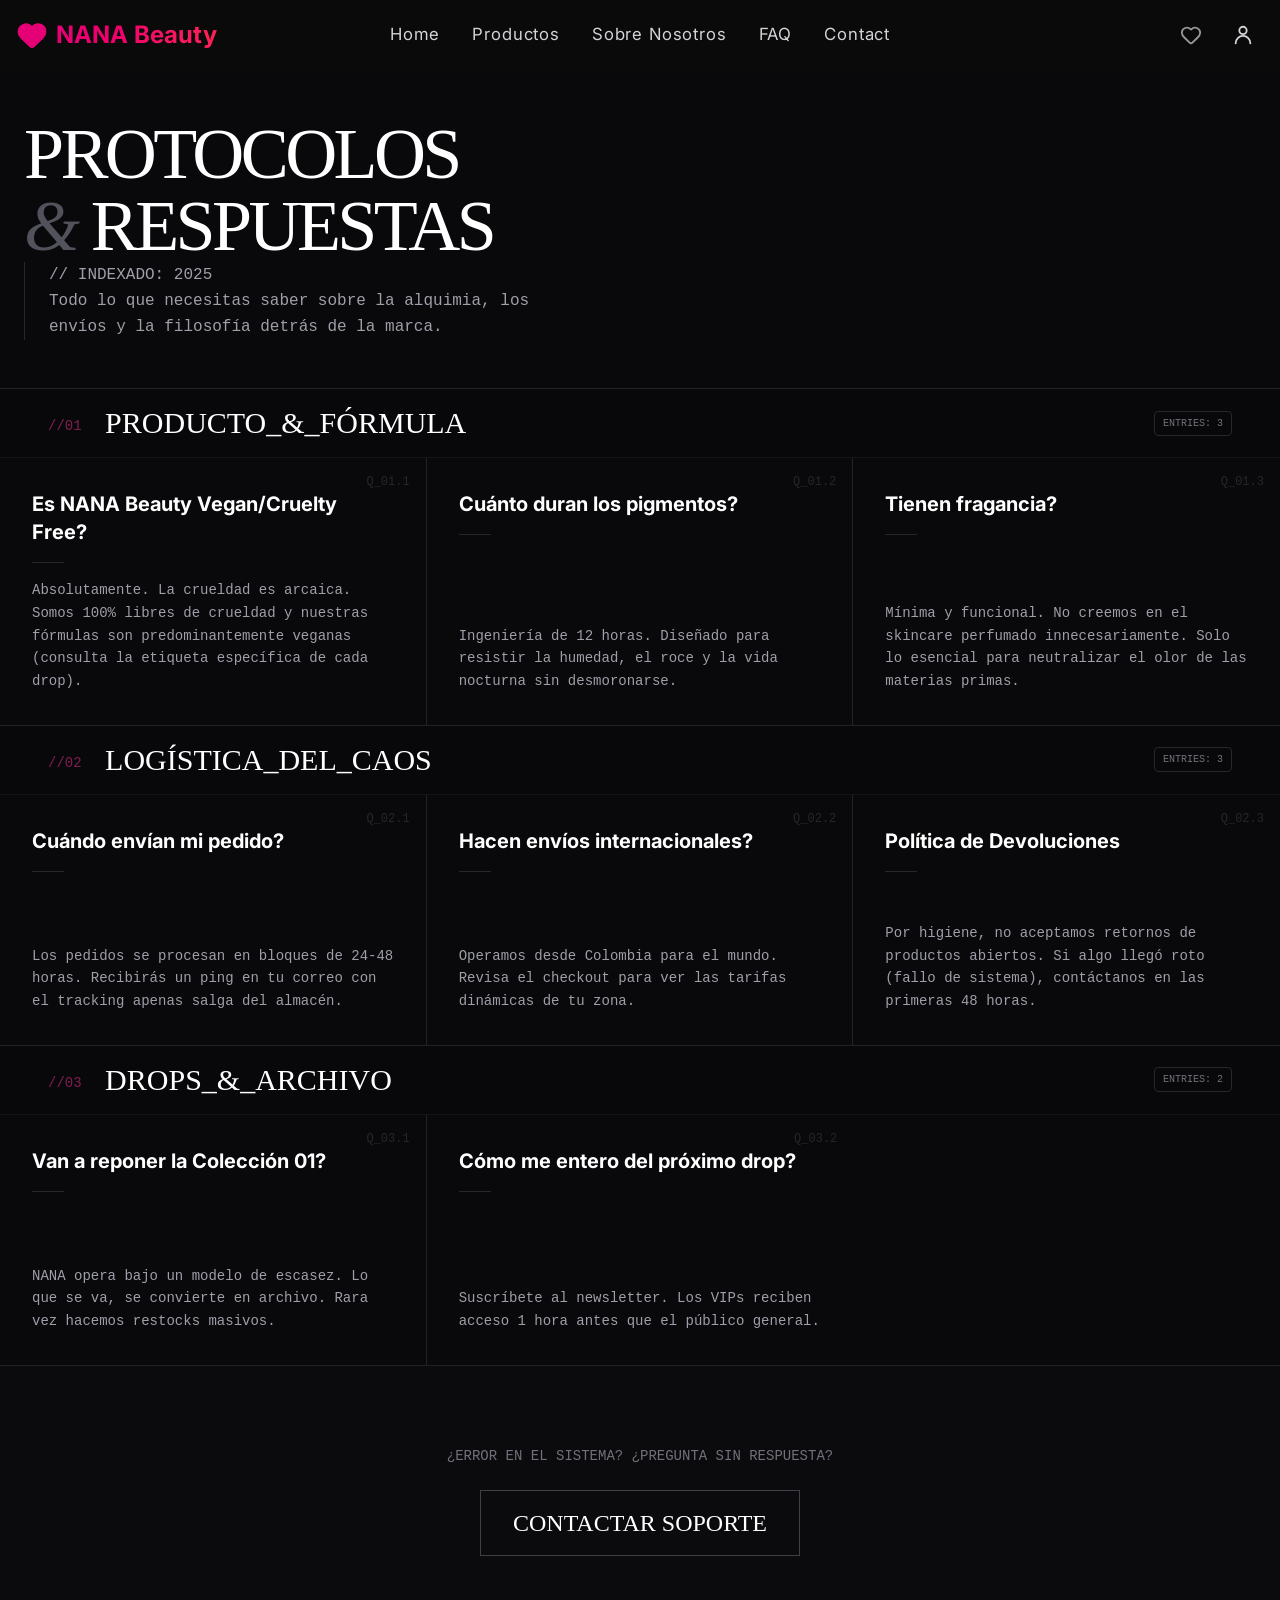
<file: faq.html>
<!DOCTYPE html><html lang="es"> <head><meta charset="utf-8"><link rel="icon" type="image/svg+xml" href="favicon.svg"><meta name="viewport" content="width=device-width"><title>FAQ | Protocolos</title><meta name="astro-view-transitions-enabled" content="true"><meta name="astro-view-transitions-fallback" content="animate"><script type="module" src="_astro/ClientRouter.astro_astro_type_script_index_0_lang.QW52Ox2j.js"></script><link rel="stylesheet" href="_astro/about.DHGASnwx.css"></head> <body> <script>
  const applyActive = () => {
    const path = window.location.pathname;

    document.querySelectorAll('a[data-nav-link]').forEach((a) => {
      const href = a.getAttribute('href') || '/';
      const isActive = href === '/' ? path === '/' : path.startsWith(href);

      a.classList.toggle('text-pink-200', isActive);
      a.classList.toggle('after:scale-x-100', isActive);
    });
  };

  applyActive();
  document.addEventListener('astro:page-load', applyActive);
</script> <header class="sticky top-0 z-50 bg-zinc-950/80 backdrop-blur-md" data-astro-cid-3ef6ksr2 data-astro-transition-persist="astro-5lkratfz-1"> <div class="mx-auto w-[min(1800px,calc(100%-2rem))] py-4" data-astro-cid-3ef6ksr2> <div class="grid grid-cols-[1fr_auto_1fr] items-center gap-4" data-astro-cid-3ef6ksr2> <a href="index.html" data-astro-prefetch aria-label="NANA Beauty home" class="inline-flex min-w-max items-center gap-2 no-underline justify-self-start" data-astro-cid-3ef6ksr2> <svg class="h-8 w-8 text-pink-600 fill-pink-600" viewBox="0 0 24 24" aria-hidden="true" focusable="false" data-astro-cid-3ef6ksr2> <path d="M2 9.5a5.5 5.5 0 0 1 9.591-3.676.56.56 0 0 0 .818 0A5.49 5.49 0 0 1 22 9.5c0 2.29-1.5 4-3 5.5l-5.492 5.313a2 2 0 0 1-3 .019L5 15c-1.5-1.5-3-3.2-3-5.5" fill="currentColor" stroke="currentColor" stroke-width="1.5" stroke-linecap="round" stroke-linejoin="round" data-astro-cid-3ef6ksr2></path> </svg> <span class="text-2xl font-extrabold bg-linear-to-r from-pink-600 to-rose-500 bg-clip-text text-transparent max-sm:text-[1.15rem]" data-astro-cid-3ef6ksr2>
NANA Beauty
</span> </a> <nav class="hidden md:flex items-center gap-8 justify-self-center" aria-label="Primary navigation" data-astro-cid-3ef6ksr2> <a data-nav-link href="index.html" class="relative text-[1.05rem] tracking-wider text-zinc-300 transition-colors duration-200 hover:text-pink-200
   after:absolute after:left-0 after:-bottom-2 after:h-[2px] after:w-full after:origin-left after:scale-x-0
   after:rounded-full after:bg-pink-300 after:transition-transform after:duration-200
   hover:after:scale-x-100
   " data-astro-cid-3ef6ksr2>Home</a> <a data-nav-link href="catalog.html" class="relative text-[1.05rem] tracking-wider text-zinc-300 transition-colors duration-200 hover:text-pink-200
   after:absolute after:left-0 after:-bottom-2 after:h-[2px] after:w-full after:origin-left after:scale-x-0
   after:rounded-full after:bg-pink-300 after:transition-transform after:duration-200
   hover:after:scale-x-100
   " data-astro-cid-3ef6ksr2>Productos</a> <a data-nav-link href="about.html" class="relative text-[1.05rem] tracking-wider text-zinc-300 transition-colors duration-200 hover:text-pink-200
   after:absolute after:left-0 after:-bottom-2 after:h-[2px] after:w-full after:origin-left after:scale-x-0
   after:rounded-full after:bg-pink-300 after:transition-transform after:duration-200
   hover:after:scale-x-100
   " data-astro-cid-3ef6ksr2>Sobre Nosotros</a> <a data-nav-link href="faq.html" class="relative text-[1.05rem] tracking-wider text-zinc-300 transition-colors duration-200 hover:text-pink-200
   after:absolute after:left-0 after:-bottom-2 after:h-[2px] after:w-full after:origin-left after:scale-x-0
   after:rounded-full after:bg-pink-300 after:transition-transform after:duration-200
   hover:after:scale-x-100
   text-pink-200 after:scale-x-100" data-astro-cid-3ef6ksr2>FAQ</a> <a data-nav-link href="contact.html" class="relative text-[1.05rem] tracking-wider text-zinc-300 transition-colors duration-200 hover:text-pink-200
   after:absolute after:left-0 after:-bottom-2 after:h-[2px] after:w-full after:origin-left after:scale-x-0
   after:rounded-full after:bg-pink-300 after:transition-transform after:duration-200
   hover:after:scale-x-100
   " data-astro-cid-3ef6ksr2>Contact</a> </nav> <div class="flex items-center gap-2.5 justify-self-end" data-astro-cid-3ef6ksr2> <button type="button" data-disabled-auth class="inline-flex items-center gap-2 rounded-xl px-2.5 py-2 text-zinc-300 transition duration-200
   hover:bg-pink-500/10 hover:text-pink-200 active:translate-y-[1px] focus:outline-none
   focus-visible:ring-2 focus-visible:ring-pink-500/30  cursor-not-allowed opacity-70" aria-label="Liked items (no disponible)" title="Función en construcción" data-astro-cid-3ef6ksr2> <svg class="h-5.5 w-5.5" viewBox="0 0 24 24" aria-hidden="true" focusable="false" data-astro-cid-3ef6ksr2> <path d="M2 9.5a5.5 5.5 0 0 1 9.591-3.676.56.56 0 0 0 .818 0A5.49 5.49 0 0 1 22 9.5c0 2.29-1.5 4-3 5.5l-5.492 5.313a2 2 0 0 1-3 .019L5 15c-1.5-1.5-3-3.2-3-5.5" fill="none" stroke="currentColor" stroke-width="2" stroke-linecap="round" stroke-linejoin="round" data-astro-cid-3ef6ksr2></path> </svg> </button> <!-- <a class={iconBtnClass("/liked")} href="/liked" aria-label="Liked items" data-astro-prefetch>
          <svg class="h-5.5 w-5.5" viewBox="0 0 24 24" aria-hidden="true" focusable="false">
            <path
              d="M2 9.5a5.5 5.5 0 0 1 9.591-3.676.56.56 0 0 0 .818 0A5.49 5.49 0 0 1 22 9.5c0 2.29-1.5 4-3 5.5l-5.492 5.313a2 2 0 0 1-3 .019L5 15c-1.5-1.5-3-3.2-3-5.5"
              fill="none"
              stroke="currentColor"
              stroke-width="2"
              stroke-linecap="round"
              stroke-linejoin="round"
            />
          </svg>
        </a> --> <!-- <button
          type="button"
          data-disabled-auth
          class={`${iconBtnClass("/") } cursor-not-allowed opacity-70`}
          aria-label="Liked items (no disponible)"
          title="Función en construcción"

        >
          <svg class="h-5.5 w-5.5" viewBox="0 0 24 24" aria-hidden="true" focusable="false">
            <path
              d="M20 21a8 8 0 0 0-16 0"
              fill="none"
              stroke="currentColor"
              stroke-width="2"
              stroke-linecap="round"
            />
            <circle cx="12" cy="7" r="4" fill="none" stroke="currentColor" stroke-width="2" />
          </svg>
        </button> --> <a class="inline-flex items-center gap-2 rounded-xl px-2.5 py-2 text-zinc-300 transition duration-200
   hover:bg-pink-500/10 hover:text-pink-200 active:translate-y-[1px] focus:outline-none
   focus-visible:ring-2 focus-visible:ring-pink-500/30 " href="login.html" aria-label="Login" data-astro-prefetch data-astro-cid-3ef6ksr2> <svg class="h-5.5 w-5.5" viewBox="0 0 24 24" aria-hidden="true" focusable="false" data-astro-cid-3ef6ksr2> <path d="M20 21a8 8 0 0 0-16 0" fill="none" stroke="currentColor" stroke-width="2" stroke-linecap="round" data-astro-cid-3ef6ksr2></path> <circle cx="12" cy="7" r="4" fill="none" stroke="currentColor" stroke-width="2" data-astro-cid-3ef6ksr2></circle> </svg> </a> <details class="relative md:hidden" data-astro-cid-3ef6ksr2> <summary class="inline-flex items-center gap-2 rounded-xl px-2.5 py-2 text-zinc-300 transition duration-200
   hover:bg-pink-500/10 hover:text-pink-200 active:translate-y-[1px] focus:outline-none
   focus-visible:ring-2 focus-visible:ring-pink-500/30 " aria-label="Open menu" data-astro-cid-3ef6ksr2> <svg class="h-5.5 w-5.5" viewBox="0 0 24 24" aria-hidden="true" focusable="false" data-astro-cid-3ef6ksr2> <path d="M4 6h16M4 12h16M4 18h16" fill="none" stroke="currentColor" stroke-width="2" stroke-linecap="round" data-astro-cid-3ef6ksr2></path> </svg> </summary> <div class="absolute right-0 top-[calc(100%+10px)] w-[min(260px,85vw)] rounded-2xl
                  border border-white/10 bg-zinc-950/90 p-2 backdrop-blur-xl
                  shadow-[0_18px_60px_rgba(0,0,0,0.55)]" role="menu" data-astro-cid-3ef6ksr2> <a class="block rounded-xl px-3 py-2.5 text-zinc-200 transition hover:bg-pink-500/10 hover:text-pink-200" href="catalog.html" data-astro-prefetch role="menuitem" data-astro-cid-3ef6ksr2>Productos</a> <a class="block rounded-xl px-3 py-2.5 text-zinc-200 transition hover:bg-pink-500/10 hover:text-pink-200" href="about.html" data-astro-prefetch role="menuitem" data-astro-cid-3ef6ksr2>About Us</a> <a class="block rounded-xl px-3 py-2.5 text-zinc-200 transition hover:bg-pink-500/10 hover:text-pink-200" href="faq.html" data-astro-prefetch role="menuitem" data-astro-cid-3ef6ksr2>FAQ</a> <a class="block rounded-xl px-3 py-2.5 text-zinc-200 transition hover:bg-pink-500/10 hover:text-pink-200" href="contact.html" data-astro-prefetch role="menuitem" data-astro-cid-3ef6ksr2>Contact</a> <a class="block rounded-xl px-3 py-2.5 text-zinc-200 transition hover:bg-pink-500/10 hover:text-pink-200" href="https://wa.me/573116973505" target="_blank" rel="noopener noreferrer" role="menuitem" data-astro-cid-3ef6ksr2>
WhatsApp
</a> </div> </details> </div> </div> </div>  </header> <main>  <section class="min-h-screen bg-zinc-950 text-zinc-300 selection:bg-pink-500 selection:text-white"> <div class="relative w-full border-b border-white/10 py-24 md:px-6 lg:py-12 overflow-hidden"> <div class="absolute -right-20 top-0 z-0 opacity-10 pointer-events-none"> <h1 class="text-[15rem] leading-none font-black text-transparent" style="-webkit-text-stroke: 1px #fff;"></h1> </div> <div class="relative z-10 max-w-4xl"> <h1 class="font-serif text-5xl md:text-7xl lg:text-7xl text-white tracking-tighter">
PROTOCOLOS <br> <span class="italic text-zinc-600">&</span> RESPUESTAS
</h1> <p class="font-mono text-sm md:text-base text-zinc-400 max-w-lg leading-relaxed border-l border-zinc-800 pl-6">
// INDEXADO: 2025<br>
Todo lo que necesitas saber sobre la alquimia, los envíos y la filosofía detrás de la marca.
</p> </div> </div> <div class="w-full"> <div class="group relative border-b border-white/10"> <div class="sticky top-0 z-20 flex w-full items-center justify-between bg-zinc-950/95 backdrop-blur-sm px-6 py-4 md:px-12 border-b border-white/5"> <h2 class="font-serif text-2xl md:text-3xl text-white"> <span class="text-pink-500 font-mono text-sm mr-4 align-middle opacity-50">//01</span> PRODUCTO_&amp;_FÓRMULA </h2> <div class="hidden md:block font-mono text-[10px] text-zinc-500 border border-zinc-800 px-2 py-1 rounded">
ENTRIES: 3 </div> </div>  <div class="grid grid-cols-1 md:grid-cols-2 lg:grid-cols-3 divide-y md:divide-y-0 md:divide-x divide-white/10"> <div class="relative p-8 hover:bg-zinc-900/40 transition-colors duration-500 flex flex-col justify-between min-h-62.5">  <span class="absolute top-4 right-4 text-zinc-800 font-mono text-xs group-hover:text-pink-500/50 transition-colors">
Q_01.1 </span> <div> <h3 class="font-bold text-white text-lg md:text-xl mb-4 pr-6"> Es NANA Beauty Vegan/Cruelty Free? </h3> <div class="w-8 h-px bg-zinc-800 mb-4 group-hover:bg-pink-500/50 transition-colors"></div> </div> <p class="font-mono text-sm text-zinc-400 leading-relaxed"> Absolutamente. La crueldad es arcaica. Somos 100% libres de crueldad y nuestras fórmulas son predominantemente veganas (consulta la etiqueta específica de cada drop). </p> <div class="absolute bottom-0 left-0 h-0.5 w-0 bg-pink-500 transition-all duration-300 group-hover:w-full"></div> </div><div class="relative p-8 hover:bg-zinc-900/40 transition-colors duration-500 flex flex-col justify-between min-h-62.5">  <span class="absolute top-4 right-4 text-zinc-800 font-mono text-xs group-hover:text-pink-500/50 transition-colors">
Q_01.2 </span> <div> <h3 class="font-bold text-white text-lg md:text-xl mb-4 pr-6"> Cuánto duran los pigmentos? </h3> <div class="w-8 h-px bg-zinc-800 mb-4 group-hover:bg-pink-500/50 transition-colors"></div> </div> <p class="font-mono text-sm text-zinc-400 leading-relaxed"> Ingeniería de 12 horas. Diseñado para resistir la humedad, el roce y la vida nocturna sin desmoronarse. </p> <div class="absolute bottom-0 left-0 h-0.5 w-0 bg-pink-500 transition-all duration-300 group-hover:w-full"></div> </div><div class="relative p-8 hover:bg-zinc-900/40 transition-colors duration-500 flex flex-col justify-between min-h-62.5">  <span class="absolute top-4 right-4 text-zinc-800 font-mono text-xs group-hover:text-pink-500/50 transition-colors">
Q_01.3 </span> <div> <h3 class="font-bold text-white text-lg md:text-xl mb-4 pr-6"> Tienen fragancia? </h3> <div class="w-8 h-px bg-zinc-800 mb-4 group-hover:bg-pink-500/50 transition-colors"></div> </div> <p class="font-mono text-sm text-zinc-400 leading-relaxed"> Mínima y funcional. No creemos en el skincare perfumado innecesariamente. Solo lo esencial para neutralizar el olor de las materias primas. </p> <div class="absolute bottom-0 left-0 h-0.5 w-0 bg-pink-500 transition-all duration-300 group-hover:w-full"></div> </div> </div> </div><div class="group relative border-b border-white/10"> <div class="sticky top-0 z-20 flex w-full items-center justify-between bg-zinc-950/95 backdrop-blur-sm px-6 py-4 md:px-12 border-b border-white/5"> <h2 class="font-serif text-2xl md:text-3xl text-white"> <span class="text-pink-500 font-mono text-sm mr-4 align-middle opacity-50">//02</span> LOGÍSTICA_DEL_CAOS </h2> <div class="hidden md:block font-mono text-[10px] text-zinc-500 border border-zinc-800 px-2 py-1 rounded">
ENTRIES: 3 </div> </div>  <div class="grid grid-cols-1 md:grid-cols-2 lg:grid-cols-3 divide-y md:divide-y-0 md:divide-x divide-white/10"> <div class="relative p-8 hover:bg-zinc-900/40 transition-colors duration-500 flex flex-col justify-between min-h-62.5">  <span class="absolute top-4 right-4 text-zinc-800 font-mono text-xs group-hover:text-pink-500/50 transition-colors">
Q_02.1 </span> <div> <h3 class="font-bold text-white text-lg md:text-xl mb-4 pr-6"> Cuándo envían mi pedido? </h3> <div class="w-8 h-px bg-zinc-800 mb-4 group-hover:bg-pink-500/50 transition-colors"></div> </div> <p class="font-mono text-sm text-zinc-400 leading-relaxed"> Los pedidos se procesan en bloques de 24-48 horas. Recibirás un ping en tu correo con el tracking apenas salga del almacén. </p> <div class="absolute bottom-0 left-0 h-0.5 w-0 bg-pink-500 transition-all duration-300 group-hover:w-full"></div> </div><div class="relative p-8 hover:bg-zinc-900/40 transition-colors duration-500 flex flex-col justify-between min-h-62.5">  <span class="absolute top-4 right-4 text-zinc-800 font-mono text-xs group-hover:text-pink-500/50 transition-colors">
Q_02.2 </span> <div> <h3 class="font-bold text-white text-lg md:text-xl mb-4 pr-6"> Hacen envíos internacionales? </h3> <div class="w-8 h-px bg-zinc-800 mb-4 group-hover:bg-pink-500/50 transition-colors"></div> </div> <p class="font-mono text-sm text-zinc-400 leading-relaxed"> Operamos desde Colombia para el mundo. Revisa el checkout para ver las tarifas dinámicas de tu zona. </p> <div class="absolute bottom-0 left-0 h-0.5 w-0 bg-pink-500 transition-all duration-300 group-hover:w-full"></div> </div><div class="relative p-8 hover:bg-zinc-900/40 transition-colors duration-500 flex flex-col justify-between min-h-62.5">  <span class="absolute top-4 right-4 text-zinc-800 font-mono text-xs group-hover:text-pink-500/50 transition-colors">
Q_02.3 </span> <div> <h3 class="font-bold text-white text-lg md:text-xl mb-4 pr-6"> Política de Devoluciones </h3> <div class="w-8 h-px bg-zinc-800 mb-4 group-hover:bg-pink-500/50 transition-colors"></div> </div> <p class="font-mono text-sm text-zinc-400 leading-relaxed"> Por higiene, no aceptamos retornos de productos abiertos. Si algo llegó roto (fallo de sistema), contáctanos en las primeras 48 horas. </p> <div class="absolute bottom-0 left-0 h-0.5 w-0 bg-pink-500 transition-all duration-300 group-hover:w-full"></div> </div> </div> </div><div class="group relative border-b border-white/10"> <div class="sticky top-0 z-20 flex w-full items-center justify-between bg-zinc-950/95 backdrop-blur-sm px-6 py-4 md:px-12 border-b border-white/5"> <h2 class="font-serif text-2xl md:text-3xl text-white"> <span class="text-pink-500 font-mono text-sm mr-4 align-middle opacity-50">//03</span> DROPS_&amp;_ARCHIVO </h2> <div class="hidden md:block font-mono text-[10px] text-zinc-500 border border-zinc-800 px-2 py-1 rounded">
ENTRIES: 2 </div> </div>  <div class="grid grid-cols-1 md:grid-cols-2 lg:grid-cols-3 divide-y md:divide-y-0 md:divide-x divide-white/10"> <div class="relative p-8 hover:bg-zinc-900/40 transition-colors duration-500 flex flex-col justify-between min-h-62.5">  <span class="absolute top-4 right-4 text-zinc-800 font-mono text-xs group-hover:text-pink-500/50 transition-colors">
Q_03.1 </span> <div> <h3 class="font-bold text-white text-lg md:text-xl mb-4 pr-6"> Van a reponer la Colección 01? </h3> <div class="w-8 h-px bg-zinc-800 mb-4 group-hover:bg-pink-500/50 transition-colors"></div> </div> <p class="font-mono text-sm text-zinc-400 leading-relaxed"> NANA opera bajo un modelo de escasez. Lo que se va, se convierte en archivo. Rara vez hacemos restocks masivos. </p> <div class="absolute bottom-0 left-0 h-0.5 w-0 bg-pink-500 transition-all duration-300 group-hover:w-full"></div> </div><div class="relative p-8 hover:bg-zinc-900/40 transition-colors duration-500 flex flex-col justify-between min-h-62.5">  <span class="absolute top-4 right-4 text-zinc-800 font-mono text-xs group-hover:text-pink-500/50 transition-colors">
Q_03.2 </span> <div> <h3 class="font-bold text-white text-lg md:text-xl mb-4 pr-6"> Cómo me entero del próximo drop? </h3> <div class="w-8 h-px bg-zinc-800 mb-4 group-hover:bg-pink-500/50 transition-colors"></div> </div> <p class="font-mono text-sm text-zinc-400 leading-relaxed"> Suscríbete al newsletter. Los VIPs reciben acceso 1 hora antes que el público general. </p> <div class="absolute bottom-0 left-0 h-0.5 w-0 bg-pink-500 transition-all duration-300 group-hover:w-full"></div> </div> </div> </div> </div> <div class="border-b border-white/10 bg-zinc-900/20 px-6 py-20 text-center"> <p class="font-mono text-zinc-500 mb-6 text-sm">¿ERROR EN EL SISTEMA? ¿PREGUNTA SIN RESPUESTA?</p> <div class="absolute inset-0 w-0 bg-pink-600 transition-all duration-250 ease-out group-hover:w-full opacity-10"></div> <a data-nav-link href="contact.html" class="inline-block relative overflow-hidden group border border-zinc-700 px-8 py-4"> <span class="absolute inset-0 w-0 bg-pink-600 transition-all duration-250 ease-out group-hover:w-full opacity-10"></span> <span class="relative font-serif text-2xl text-white group-hover:tracking-widest transition-all duration-300">
CONTACTAR SOPORTE
</span> </a> </div> </section>  </main> <script type="module" src="_astro/BaseLayout.astro_astro_type_script_index_0_lang.BSPTIHp1.js"></script> </body> </html>
</file>
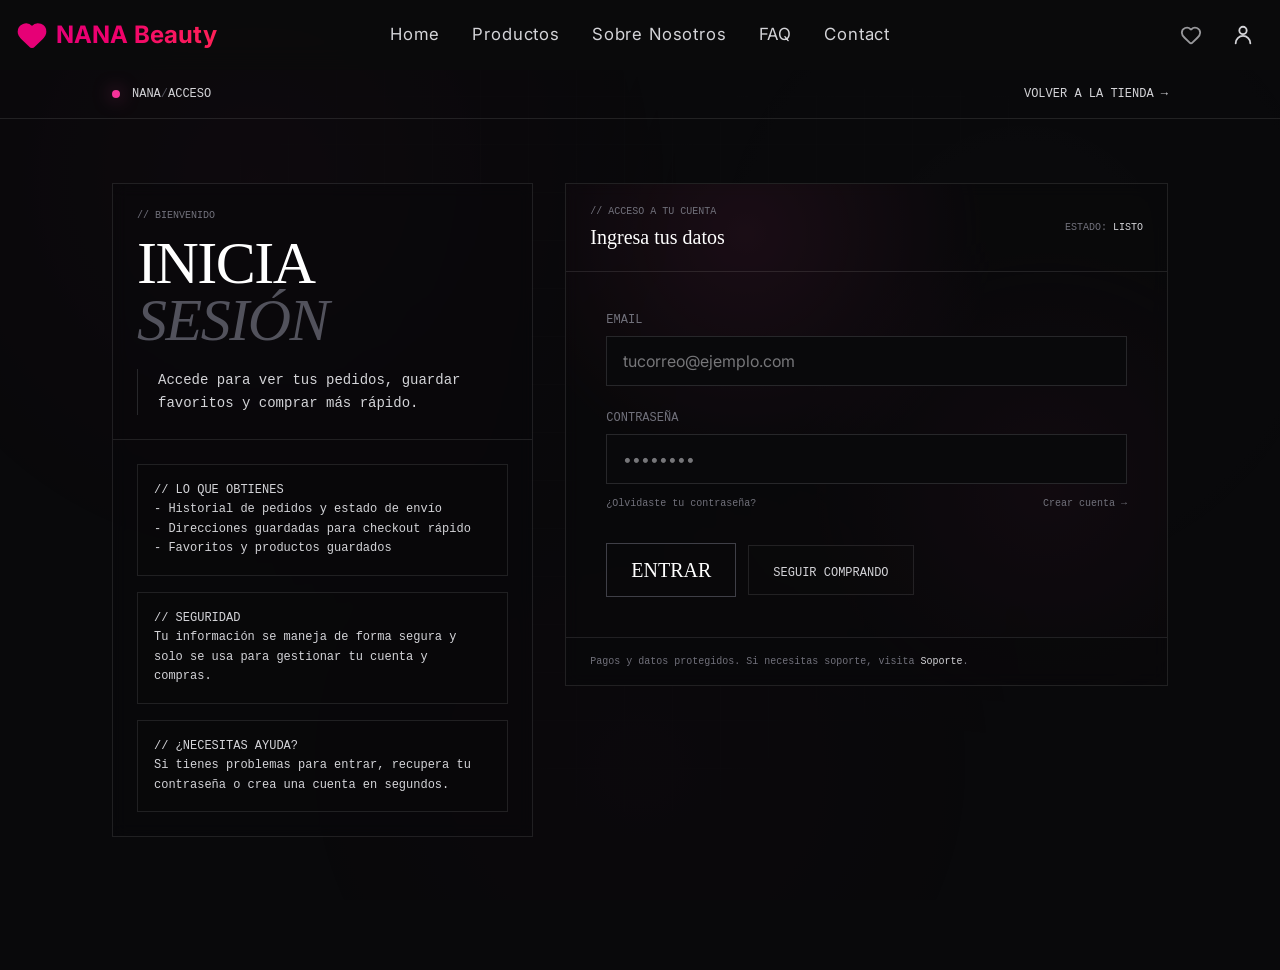
<file: login.html>
<!DOCTYPE html><html lang="es"> <head><meta charset="utf-8"><link rel="icon" type="image/svg+xml" href="favicon.svg"><meta name="viewport" content="width=device-width"><title>Login | NANA</title><meta name="astro-view-transitions-enabled" content="true"><meta name="astro-view-transitions-fallback" content="animate"><script type="module" src="_astro/ClientRouter.astro_astro_type_script_index_0_lang.QW52Ox2j.js"></script><link rel="stylesheet" href="_astro/about.DHGASnwx.css"></head> <body> <script>
  const applyActive = () => {
    const path = window.location.pathname;

    document.querySelectorAll('a[data-nav-link]').forEach((a) => {
      const href = a.getAttribute('href') || '/';
      const isActive = href === '/' ? path === '/' : path.startsWith(href);

      a.classList.toggle('text-pink-200', isActive);
      a.classList.toggle('after:scale-x-100', isActive);
    });
  };

  applyActive();
  document.addEventListener('astro:page-load', applyActive);
</script> <header class="sticky top-0 z-50 bg-zinc-950/80 backdrop-blur-md" data-astro-cid-3ef6ksr2 data-astro-transition-persist="astro-5lkratfz-1"> <div class="mx-auto w-[min(1800px,calc(100%-2rem))] py-4" data-astro-cid-3ef6ksr2> <div class="grid grid-cols-[1fr_auto_1fr] items-center gap-4" data-astro-cid-3ef6ksr2> <a href="index.html" data-astro-prefetch aria-label="NANA Beauty home" class="inline-flex min-w-max items-center gap-2 no-underline justify-self-start" data-astro-cid-3ef6ksr2> <svg class="h-8 w-8 text-pink-600 fill-pink-600" viewBox="0 0 24 24" aria-hidden="true" focusable="false" data-astro-cid-3ef6ksr2> <path d="M2 9.5a5.5 5.5 0 0 1 9.591-3.676.56.56 0 0 0 .818 0A5.49 5.49 0 0 1 22 9.5c0 2.29-1.5 4-3 5.5l-5.492 5.313a2 2 0 0 1-3 .019L5 15c-1.5-1.5-3-3.2-3-5.5" fill="currentColor" stroke="currentColor" stroke-width="1.5" stroke-linecap="round" stroke-linejoin="round" data-astro-cid-3ef6ksr2></path> </svg> <span class="text-2xl font-extrabold bg-linear-to-r from-pink-600 to-rose-500 bg-clip-text text-transparent max-sm:text-[1.15rem]" data-astro-cid-3ef6ksr2>
NANA Beauty
</span> </a> <nav class="hidden md:flex items-center gap-8 justify-self-center" aria-label="Primary navigation" data-astro-cid-3ef6ksr2> <a data-nav-link href="index.html" class="relative text-[1.05rem] tracking-wider text-zinc-300 transition-colors duration-200 hover:text-pink-200
   after:absolute after:left-0 after:-bottom-2 after:h-[2px] after:w-full after:origin-left after:scale-x-0
   after:rounded-full after:bg-pink-300 after:transition-transform after:duration-200
   hover:after:scale-x-100
   " data-astro-cid-3ef6ksr2>Home</a> <a data-nav-link href="catalog.html" class="relative text-[1.05rem] tracking-wider text-zinc-300 transition-colors duration-200 hover:text-pink-200
   after:absolute after:left-0 after:-bottom-2 after:h-[2px] after:w-full after:origin-left after:scale-x-0
   after:rounded-full after:bg-pink-300 after:transition-transform after:duration-200
   hover:after:scale-x-100
   " data-astro-cid-3ef6ksr2>Productos</a> <a data-nav-link href="about.html" class="relative text-[1.05rem] tracking-wider text-zinc-300 transition-colors duration-200 hover:text-pink-200
   after:absolute after:left-0 after:-bottom-2 after:h-[2px] after:w-full after:origin-left after:scale-x-0
   after:rounded-full after:bg-pink-300 after:transition-transform after:duration-200
   hover:after:scale-x-100
   " data-astro-cid-3ef6ksr2>Sobre Nosotros</a> <a data-nav-link href="faq.html" class="relative text-[1.05rem] tracking-wider text-zinc-300 transition-colors duration-200 hover:text-pink-200
   after:absolute after:left-0 after:-bottom-2 after:h-[2px] after:w-full after:origin-left after:scale-x-0
   after:rounded-full after:bg-pink-300 after:transition-transform after:duration-200
   hover:after:scale-x-100
   " data-astro-cid-3ef6ksr2>FAQ</a> <a data-nav-link href="contact.html" class="relative text-[1.05rem] tracking-wider text-zinc-300 transition-colors duration-200 hover:text-pink-200
   after:absolute after:left-0 after:-bottom-2 after:h-[2px] after:w-full after:origin-left after:scale-x-0
   after:rounded-full after:bg-pink-300 after:transition-transform after:duration-200
   hover:after:scale-x-100
   " data-astro-cid-3ef6ksr2>Contact</a> </nav> <div class="flex items-center gap-2.5 justify-self-end" data-astro-cid-3ef6ksr2> <button type="button" data-disabled-auth class="inline-flex items-center gap-2 rounded-xl px-2.5 py-2 text-zinc-300 transition duration-200
   hover:bg-pink-500/10 hover:text-pink-200 active:translate-y-[1px] focus:outline-none
   focus-visible:ring-2 focus-visible:ring-pink-500/30  cursor-not-allowed opacity-70" aria-label="Liked items (no disponible)" title="Función en construcción" data-astro-cid-3ef6ksr2> <svg class="h-5.5 w-5.5" viewBox="0 0 24 24" aria-hidden="true" focusable="false" data-astro-cid-3ef6ksr2> <path d="M2 9.5a5.5 5.5 0 0 1 9.591-3.676.56.56 0 0 0 .818 0A5.49 5.49 0 0 1 22 9.5c0 2.29-1.5 4-3 5.5l-5.492 5.313a2 2 0 0 1-3 .019L5 15c-1.5-1.5-3-3.2-3-5.5" fill="none" stroke="currentColor" stroke-width="2" stroke-linecap="round" stroke-linejoin="round" data-astro-cid-3ef6ksr2></path> </svg> </button> <!-- <a class={iconBtnClass("/liked")} href="/liked" aria-label="Liked items" data-astro-prefetch>
          <svg class="h-5.5 w-5.5" viewBox="0 0 24 24" aria-hidden="true" focusable="false">
            <path
              d="M2 9.5a5.5 5.5 0 0 1 9.591-3.676.56.56 0 0 0 .818 0A5.49 5.49 0 0 1 22 9.5c0 2.29-1.5 4-3 5.5l-5.492 5.313a2 2 0 0 1-3 .019L5 15c-1.5-1.5-3-3.2-3-5.5"
              fill="none"
              stroke="currentColor"
              stroke-width="2"
              stroke-linecap="round"
              stroke-linejoin="round"
            />
          </svg>
        </a> --> <!-- <button
          type="button"
          data-disabled-auth
          class={`${iconBtnClass("/") } cursor-not-allowed opacity-70`}
          aria-label="Liked items (no disponible)"
          title="Función en construcción"

        >
          <svg class="h-5.5 w-5.5" viewBox="0 0 24 24" aria-hidden="true" focusable="false">
            <path
              d="M20 21a8 8 0 0 0-16 0"
              fill="none"
              stroke="currentColor"
              stroke-width="2"
              stroke-linecap="round"
            />
            <circle cx="12" cy="7" r="4" fill="none" stroke="currentColor" stroke-width="2" />
          </svg>
        </button> --> <a class="inline-flex items-center gap-2 rounded-xl px-2.5 py-2 text-zinc-300 transition duration-200
   hover:bg-pink-500/10 hover:text-pink-200 active:translate-y-[1px] focus:outline-none
   focus-visible:ring-2 focus-visible:ring-pink-500/30 text-pink-200" href="login.html" aria-label="Login" data-astro-prefetch data-astro-cid-3ef6ksr2> <svg class="h-5.5 w-5.5" viewBox="0 0 24 24" aria-hidden="true" focusable="false" data-astro-cid-3ef6ksr2> <path d="M20 21a8 8 0 0 0-16 0" fill="none" stroke="currentColor" stroke-width="2" stroke-linecap="round" data-astro-cid-3ef6ksr2></path> <circle cx="12" cy="7" r="4" fill="none" stroke="currentColor" stroke-width="2" data-astro-cid-3ef6ksr2></circle> </svg> </a> <details class="relative md:hidden" data-astro-cid-3ef6ksr2> <summary class="inline-flex items-center gap-2 rounded-xl px-2.5 py-2 text-zinc-300 transition duration-200
   hover:bg-pink-500/10 hover:text-pink-200 active:translate-y-[1px] focus:outline-none
   focus-visible:ring-2 focus-visible:ring-pink-500/30 " aria-label="Open menu" data-astro-cid-3ef6ksr2> <svg class="h-5.5 w-5.5" viewBox="0 0 24 24" aria-hidden="true" focusable="false" data-astro-cid-3ef6ksr2> <path d="M4 6h16M4 12h16M4 18h16" fill="none" stroke="currentColor" stroke-width="2" stroke-linecap="round" data-astro-cid-3ef6ksr2></path> </svg> </summary> <div class="absolute right-0 top-[calc(100%+10px)] w-[min(260px,85vw)] rounded-2xl
                  border border-white/10 bg-zinc-950/90 p-2 backdrop-blur-xl
                  shadow-[0_18px_60px_rgba(0,0,0,0.55)]" role="menu" data-astro-cid-3ef6ksr2> <a class="block rounded-xl px-3 py-2.5 text-zinc-200 transition hover:bg-pink-500/10 hover:text-pink-200" href="catalog.html" data-astro-prefetch role="menuitem" data-astro-cid-3ef6ksr2>Productos</a> <a class="block rounded-xl px-3 py-2.5 text-zinc-200 transition hover:bg-pink-500/10 hover:text-pink-200" href="about.html" data-astro-prefetch role="menuitem" data-astro-cid-3ef6ksr2>About Us</a> <a class="block rounded-xl px-3 py-2.5 text-zinc-200 transition hover:bg-pink-500/10 hover:text-pink-200" href="faq.html" data-astro-prefetch role="menuitem" data-astro-cid-3ef6ksr2>FAQ</a> <a class="block rounded-xl px-3 py-2.5 text-zinc-200 transition hover:bg-pink-500/10 hover:text-pink-200" href="contact.html" data-astro-prefetch role="menuitem" data-astro-cid-3ef6ksr2>Contact</a> <a class="block rounded-xl px-3 py-2.5 text-zinc-200 transition hover:bg-pink-500/10 hover:text-pink-200" href="https://wa.me/573116973505" target="_blank" rel="noopener noreferrer" role="menuitem" data-astro-cid-3ef6ksr2>
WhatsApp
</a> </div> </details> </div> </div> </div>  </header> <main>  <section class="min-h-screen bg-zinc-950 text-zinc-300 selection:bg-pink-500 selection:text-white">  <div class="pointer-events-none fixed inset-0 opacity-[0.18]"> <div class="absolute inset-0 bg-[radial-gradient(circle_at_20%_20%,rgba(236,72,153,0.14),transparent_35%),radial-gradient(circle_at_80%_30%,rgba(255,255,255,0.06),transparent_40%),radial-gradient(circle_at_50%_85%,rgba(236,72,153,0.08),transparent_45%)]"></div> <div class="absolute inset-0" style="
          background-image:
            linear-gradient(to right, rgba(255,255,255,0.06) 1px, transparent 1px),
            linear-gradient(to bottom, rgba(255,255,255,0.06) 1px, transparent 1px);
          background-size: 48px 48px;
          mask-image: radial-gradient(circle at 50% 40%, black 0%, transparent 60%);
        "></div> </div>  <header class="relative z-10 border-b border-white/10"> <div class="mx-auto max-w-6xl px-6 md:px-12 py-4 flex items-center justify-between"> <div class="flex items-center gap-3"> <span class="inline-flex h-2 w-2 rounded-full bg-pink-500 shadow-[0_0_18px_rgba(236,72,153,0.6)]"></span> <p class="font-mono text-xs text-zinc-300">
NANA<span class="text-zinc-600">/</span>ACCESO
</p> </div> <a href="index.html" class="font-mono text-xs text-zinc-300 hover:text-pink-200 transition">
VOLVER A LA TIENDA →
</a> </div> </header>  <main class="relative z-10 mx-auto max-w-6xl px-6 md:px-12 py-10 lg:py-16"> <div class="grid grid-cols-1 lg:grid-cols-12 gap-8 items-stretch">  <div class="lg:col-span-5"> <div class="border border-white/10 bg-zinc-950/40 backdrop-blur-sm"> <div class="px-6 py-6 border-b border-white/10"> <p class="font-mono text-[10px] text-zinc-500">
// BIENVENIDO
</p> <h1 class="mt-3 font-serif text-5xl md:text-6xl text-white tracking-tight leading-[0.95]">
INICIA
<span class="block italic text-zinc-600">SESIÓN</span> </h1> <p class="mt-5 font-mono text-xs md:text-sm text-zinc-300 leading-relaxed border-l border-zinc-800 pl-5">
Accede para ver tus pedidos, guardar favoritos y comprar más rápido.
</p> </div> <div class="p-6 space-y-4"> <div class="border border-white/10 bg-zinc-950/40 p-4"> <p class="font-mono text-xs text-zinc-300 leading-relaxed">
// LO QUE OBTIENES<br>
- Historial de pedidos y estado de envío<br>
- Direcciones guardadas para checkout rápido<br>
- Favoritos y productos guardados
</p> </div> <div class="border border-white/10 bg-zinc-950/40 p-4"> <p class="font-mono text-xs text-zinc-300 leading-relaxed">
// SEGURIDAD<br>
Tu información se maneja de forma segura y solo se usa para gestionar tu cuenta y compras.
</p> </div> <div class="border border-white/10 bg-zinc-950/40 p-4"> <p class="font-mono text-xs text-zinc-300 leading-relaxed">
// ¿NECESITAS AYUDA?<br>
Si tienes problemas para entrar, recupera tu contraseña o crea una cuenta en segundos.
</p> </div> </div> </div> </div>  <div class="lg:col-span-7"> <div class="relative border border-white/10 bg-zinc-950/60 backdrop-blur-sm overflow-hidden">  <div class="pointer-events-none absolute -inset-px opacity-40"> <div class="absolute inset-0 bg-[radial-gradient(circle_at_30%_10%,rgba(236,72,153,0.20),transparent_40%),radial-gradient(circle_at_80%_60%,rgba(236,72,153,0.10),transparent_45%)]"></div> </div> <div class="relative px-6 py-5 border-b border-white/10 flex items-center justify-between"> <div> <p class="font-mono text-[10px] text-zinc-500">// ACCESO A TU CUENTA</p> <p class="font-serif text-xl text-white mt-1">Ingresa tus datos</p> </div> <div class="font-mono text-[10px] text-zinc-500">
ESTADO: <span id="statusText" class="text-zinc-300">LISTO</span> </div> </div> <form id="loginForm" class="relative p-8 md:p-10"> <div class="grid grid-cols-1 gap-6"> <div> <label class="block font-mono text-xs text-zinc-500 mb-2">
EMAIL
</label> <input name="email" type="email" required autocomplete="email" class="w-full bg-zinc-950 border border-zinc-800 px-4 py-3 text-zinc-200 outline-none
                           focus:border-pink-500/50 focus:ring-2 focus:ring-pink-500/10 transition" placeholder="tucorreo@ejemplo.com"> </div> <div> <label class="block font-mono text-xs text-zinc-500 mb-2">
CONTRASEÑA
</label> <input name="password" type="password" required minlength="8" autocomplete="current-password" class="w-full bg-zinc-950 border border-zinc-800 px-4 py-3 text-zinc-200 outline-none
                           focus:border-pink-500/50 focus:ring-2 focus:ring-pink-500/10 transition" placeholder="••••••••"> <div class="mt-3 flex items-center justify-between"> <a href="https://nana-makeup.vercel.app/forgot-password" class="font-mono text-[10px] text-zinc-500 hover:text-pink-200 transition">
¿Olvidaste tu contraseña?
</a> <a href="https://nana-makeup.vercel.app/register" class="font-mono text-[10px] text-zinc-500 hover:text-zinc-200 transition">
Crear cuenta →
</a> </div> </div> <div id="errorBox" class="hidden border border-pink-500/20 bg-pink-500/5 px-4 py-3"> <p class="font-mono text-xs text-pink-200"> <span class="opacity-60">// ERROR:</span> <span id="errorText">No pudimos iniciar sesión</span> </p> </div> <div class="flex flex-col sm:flex-row sm:items-center gap-3 pt-2"> <button id="submitBtn" type="submit" class="relative overflow-hidden group border border-zinc-700 px-6 py-3"> <span class="absolute inset-0 w-0 bg-pink-600 transition-all duration-250 ease-out group-hover:w-full opacity-10"></span> <span class="relative font-serif text-xl text-white group-hover:tracking-widest transition-all duration-300">
ENTRAR
</span> </button> <a href="index.html" class="relative overflow-hidden group border border-white/10 bg-zinc-900/10 px-6 py-3"> <span class="absolute inset-0 w-0 bg-white transition-all duration-250 ease-out group-hover:w-full opacity-5"></span> <span class="relative font-mono text-xs text-zinc-300 group-hover:text-zinc-200 transition">
SEGUIR COMPRANDO
</span> </a> </div> <!-- <div class="pt-6 border-t border-white/10">
                  <p class="font-mono text-[10px] text-zinc-400">
                    Al iniciar sesión aceptas nuestros <a href="/terms" class="text-zinc-300 hover:text-pink-200 transition">Términos</a> y
                    <a href="/privacy" class="text-zinc-300 hover:text-pink-200 transition">Política de Privacidad</a>.
                  </p>
                </div> --> </div> </form>  <div class="relative border-t border-white/10 bg-zinc-950/70 px-6 py-4"> <p class="font-mono text-[10px] text-zinc-500">
Pagos y datos protegidos. Si necesitas soporte, visita <a class="text-zinc-300 hover:text-pink-200 transition" href="contact.html">Soporte</a>.
</p> </div> </div> </div> </div> </main> <script>(function(){const API_URL = "http://localhost:3000";

      /** @type {HTMLFormElement | null} */
      const form = document.getElementById("loginForm");

      const statusText = document.getElementById("statusText");
      const errorBox = document.getElementById("errorBox");
      const errorText = document.getElementById("errorText");
      const submitBtn = document.getElementById("submitBtn");

      function setStatus(v) {
        if (statusText) statusText.textContent = v;
      }

      function showError(msg) {
        if (errorText) errorText.textContent = msg;
        if (errorBox) errorBox.classList.remove("hidden");
      }

      function hideError() {
        if (errorBox) errorBox.classList.add("hidden");
      }

      form?.addEventListener("submit", async (e) => {
        e.preventDefault();
        hideError();
        setStatus("PROCESANDO");
        submitBtn?.setAttribute("disabled", "true");

        const fd = new FormData(form);
        const email = String(fd.get("email") || "").trim();
        const password = String(fd.get("password") || "");

        try {
          const r = await fetch(`${API_URL}/api/v1/auth/login`, {
            method: "POST",
            headers: { "Content-Type": "application/json" },
            credentials: "include",
            body: JSON.stringify({ email, password }),
          });

          const data = await r.json().catch(() => ({}));

          if (!r.ok) {
            showError(data?.error || "No pudimos iniciar sesión. Verifica tus datos.");
            setStatus("ERROR");
            return;
          }

          if (data?.accessToken) {
            sessionStorage.setItem("accessToken", data.accessToken);
          }

          setStatus("OK");
          location.href = "/";
        } catch (err) {
          console.error(err);
          showError("No se pudo conectar. Intenta de nuevo.");
          setStatus("ERROR");
        } finally {
          submitBtn?.removeAttribute("disabled");
        }
      });
    })();</script> </section>  </main> <script type="module" src="_astro/BaseLayout.astro_astro_type_script_index_0_lang.BSPTIHp1.js"></script> </body> </html>
</file>
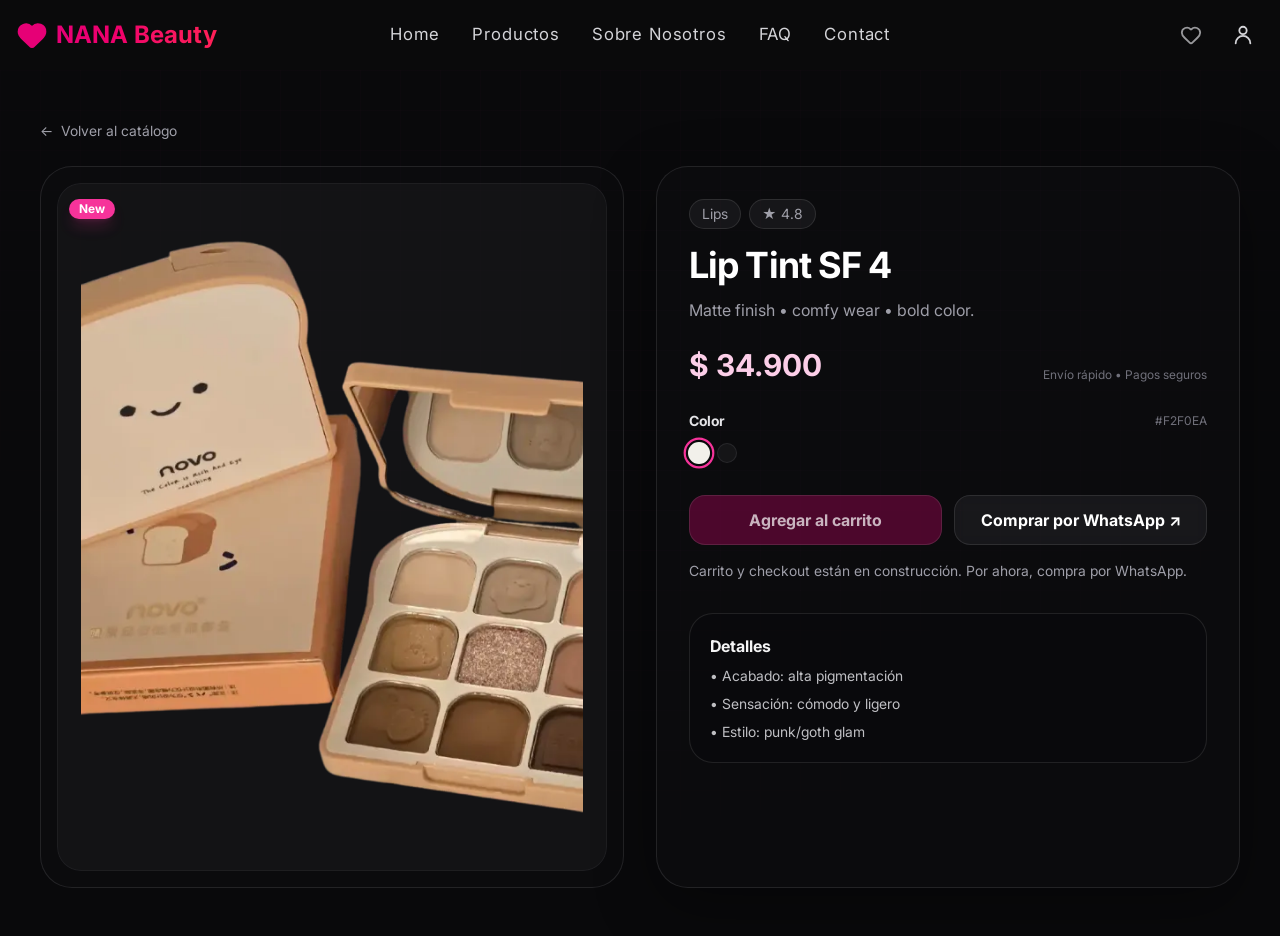
<file: catalog/lip-tint-sf-4.html>
<!DOCTYPE html><html lang="es"> <head><meta charset="utf-8"><link rel="icon" type="image/svg+xml" href="../favicon.svg"><meta name="viewport" content="width=device-width"><title>Lip Tint SF 4 | NANA Beauty</title><meta name="astro-view-transitions-enabled" content="true"><meta name="astro-view-transitions-fallback" content="animate"><script type="module" src="../_astro/ClientRouter.astro_astro_type_script_index_0_lang.QW52Ox2j.js"></script><link rel="stylesheet" href="../_astro/about.DHGASnwx.css">
<style>.animate-entry[data-astro-cid-7qfuxkzm]{opacity:0;animation:fadeInUp .8s cubic-bezier(.16,1,.3,1) forwards;animation-delay:var(--delay, 0ms)}@keyframes fadeInUp{0%{opacity:0;transform:translateY(30px)}to{opacity:1;transform:translateY(0)}}@media(prefers-reduced-motion:reduce){.animate-entry[data-astro-cid-7qfuxkzm]{opacity:1;animation:none;transform:none}}
</style></head> <body> <script>
  const applyActive = () => {
    const path = window.location.pathname;

    document.querySelectorAll('a[data-nav-link]').forEach((a) => {
      const href = a.getAttribute('href') || '/';
      const isActive = href === '/' ? path === '/' : path.startsWith(href);

      a.classList.toggle('text-pink-200', isActive);
      a.classList.toggle('after:scale-x-100', isActive);
    });
  };

  applyActive();
  document.addEventListener('astro:page-load', applyActive);
</script> <header class="sticky top-0 z-50 bg-zinc-950/80 backdrop-blur-md" data-astro-cid-3ef6ksr2 data-astro-transition-persist="astro-5lkratfz-1"> <div class="mx-auto w-[min(1800px,calc(100%-2rem))] py-4" data-astro-cid-3ef6ksr2> <div class="grid grid-cols-[1fr_auto_1fr] items-center gap-4" data-astro-cid-3ef6ksr2> <a href="../index.html" data-astro-prefetch aria-label="NANA Beauty home" class="inline-flex min-w-max items-center gap-2 no-underline justify-self-start" data-astro-cid-3ef6ksr2> <svg class="h-8 w-8 text-pink-600 fill-pink-600" viewBox="0 0 24 24" aria-hidden="true" focusable="false" data-astro-cid-3ef6ksr2> <path d="M2 9.5a5.5 5.5 0 0 1 9.591-3.676.56.56 0 0 0 .818 0A5.49 5.49 0 0 1 22 9.5c0 2.29-1.5 4-3 5.5l-5.492 5.313a2 2 0 0 1-3 .019L5 15c-1.5-1.5-3-3.2-3-5.5" fill="currentColor" stroke="currentColor" stroke-width="1.5" stroke-linecap="round" stroke-linejoin="round" data-astro-cid-3ef6ksr2></path> </svg> <span class="text-2xl font-extrabold bg-linear-to-r from-pink-600 to-rose-500 bg-clip-text text-transparent max-sm:text-[1.15rem]" data-astro-cid-3ef6ksr2>
NANA Beauty
</span> </a> <nav class="hidden md:flex items-center gap-8 justify-self-center" aria-label="Primary navigation" data-astro-cid-3ef6ksr2> <a data-nav-link href="../index.html" class="relative text-[1.05rem] tracking-wider text-zinc-300 transition-colors duration-200 hover:text-pink-200
   after:absolute after:left-0 after:-bottom-2 after:h-[2px] after:w-full after:origin-left after:scale-x-0
   after:rounded-full after:bg-pink-300 after:transition-transform after:duration-200
   hover:after:scale-x-100
   " data-astro-cid-3ef6ksr2>Home</a> <a data-nav-link href="../catalog.html" class="relative text-[1.05rem] tracking-wider text-zinc-300 transition-colors duration-200 hover:text-pink-200
   after:absolute after:left-0 after:-bottom-2 after:h-[2px] after:w-full after:origin-left after:scale-x-0
   after:rounded-full after:bg-pink-300 after:transition-transform after:duration-200
   hover:after:scale-x-100
   text-pink-200 after:scale-x-100" data-astro-cid-3ef6ksr2>Productos</a> <a data-nav-link href="../about.html" class="relative text-[1.05rem] tracking-wider text-zinc-300 transition-colors duration-200 hover:text-pink-200
   after:absolute after:left-0 after:-bottom-2 after:h-[2px] after:w-full after:origin-left after:scale-x-0
   after:rounded-full after:bg-pink-300 after:transition-transform after:duration-200
   hover:after:scale-x-100
   " data-astro-cid-3ef6ksr2>Sobre Nosotros</a> <a data-nav-link href="../faq.html" class="relative text-[1.05rem] tracking-wider text-zinc-300 transition-colors duration-200 hover:text-pink-200
   after:absolute after:left-0 after:-bottom-2 after:h-[2px] after:w-full after:origin-left after:scale-x-0
   after:rounded-full after:bg-pink-300 after:transition-transform after:duration-200
   hover:after:scale-x-100
   " data-astro-cid-3ef6ksr2>FAQ</a> <a data-nav-link href="../contact.html" class="relative text-[1.05rem] tracking-wider text-zinc-300 transition-colors duration-200 hover:text-pink-200
   after:absolute after:left-0 after:-bottom-2 after:h-[2px] after:w-full after:origin-left after:scale-x-0
   after:rounded-full after:bg-pink-300 after:transition-transform after:duration-200
   hover:after:scale-x-100
   " data-astro-cid-3ef6ksr2>Contact</a> </nav> <div class="flex items-center gap-2.5 justify-self-end" data-astro-cid-3ef6ksr2> <button type="button" data-disabled-auth class="inline-flex items-center gap-2 rounded-xl px-2.5 py-2 text-zinc-300 transition duration-200
   hover:bg-pink-500/10 hover:text-pink-200 active:translate-y-[1px] focus:outline-none
   focus-visible:ring-2 focus-visible:ring-pink-500/30  cursor-not-allowed opacity-70" aria-label="Liked items (no disponible)" title="Función en construcción" data-astro-cid-3ef6ksr2> <svg class="h-5.5 w-5.5" viewBox="0 0 24 24" aria-hidden="true" focusable="false" data-astro-cid-3ef6ksr2> <path d="M2 9.5a5.5 5.5 0 0 1 9.591-3.676.56.56 0 0 0 .818 0A5.49 5.49 0 0 1 22 9.5c0 2.29-1.5 4-3 5.5l-5.492 5.313a2 2 0 0 1-3 .019L5 15c-1.5-1.5-3-3.2-3-5.5" fill="none" stroke="currentColor" stroke-width="2" stroke-linecap="round" stroke-linejoin="round" data-astro-cid-3ef6ksr2></path> </svg> </button> <!-- <a class={iconBtnClass("/liked")} href="/liked" aria-label="Liked items" data-astro-prefetch>
          <svg class="h-5.5 w-5.5" viewBox="0 0 24 24" aria-hidden="true" focusable="false">
            <path
              d="M2 9.5a5.5 5.5 0 0 1 9.591-3.676.56.56 0 0 0 .818 0A5.49 5.49 0 0 1 22 9.5c0 2.29-1.5 4-3 5.5l-5.492 5.313a2 2 0 0 1-3 .019L5 15c-1.5-1.5-3-3.2-3-5.5"
              fill="none"
              stroke="currentColor"
              stroke-width="2"
              stroke-linecap="round"
              stroke-linejoin="round"
            />
          </svg>
        </a> --> <!-- <button
          type="button"
          data-disabled-auth
          class={`${iconBtnClass("/") } cursor-not-allowed opacity-70`}
          aria-label="Liked items (no disponible)"
          title="Función en construcción"

        >
          <svg class="h-5.5 w-5.5" viewBox="0 0 24 24" aria-hidden="true" focusable="false">
            <path
              d="M20 21a8 8 0 0 0-16 0"
              fill="none"
              stroke="currentColor"
              stroke-width="2"
              stroke-linecap="round"
            />
            <circle cx="12" cy="7" r="4" fill="none" stroke="currentColor" stroke-width="2" />
          </svg>
        </button> --> <a class="inline-flex items-center gap-2 rounded-xl px-2.5 py-2 text-zinc-300 transition duration-200
   hover:bg-pink-500/10 hover:text-pink-200 active:translate-y-[1px] focus:outline-none
   focus-visible:ring-2 focus-visible:ring-pink-500/30 " href="../login.html" aria-label="Login" data-astro-prefetch data-astro-cid-3ef6ksr2> <svg class="h-5.5 w-5.5" viewBox="0 0 24 24" aria-hidden="true" focusable="false" data-astro-cid-3ef6ksr2> <path d="M20 21a8 8 0 0 0-16 0" fill="none" stroke="currentColor" stroke-width="2" stroke-linecap="round" data-astro-cid-3ef6ksr2></path> <circle cx="12" cy="7" r="4" fill="none" stroke="currentColor" stroke-width="2" data-astro-cid-3ef6ksr2></circle> </svg> </a> <details class="relative md:hidden" data-astro-cid-3ef6ksr2> <summary class="inline-flex items-center gap-2 rounded-xl px-2.5 py-2 text-zinc-300 transition duration-200
   hover:bg-pink-500/10 hover:text-pink-200 active:translate-y-[1px] focus:outline-none
   focus-visible:ring-2 focus-visible:ring-pink-500/30 " aria-label="Open menu" data-astro-cid-3ef6ksr2> <svg class="h-5.5 w-5.5" viewBox="0 0 24 24" aria-hidden="true" focusable="false" data-astro-cid-3ef6ksr2> <path d="M4 6h16M4 12h16M4 18h16" fill="none" stroke="currentColor" stroke-width="2" stroke-linecap="round" data-astro-cid-3ef6ksr2></path> </svg> </summary> <div class="absolute right-0 top-[calc(100%+10px)] w-[min(260px,85vw)] rounded-2xl
                  border border-white/10 bg-zinc-950/90 p-2 backdrop-blur-xl
                  shadow-[0_18px_60px_rgba(0,0,0,0.55)]" role="menu" data-astro-cid-3ef6ksr2> <a class="block rounded-xl px-3 py-2.5 text-zinc-200 transition hover:bg-pink-500/10 hover:text-pink-200" href="../catalog.html" data-astro-prefetch role="menuitem" data-astro-cid-3ef6ksr2>Productos</a> <a class="block rounded-xl px-3 py-2.5 text-zinc-200 transition hover:bg-pink-500/10 hover:text-pink-200" href="../about.html" data-astro-prefetch role="menuitem" data-astro-cid-3ef6ksr2>About Us</a> <a class="block rounded-xl px-3 py-2.5 text-zinc-200 transition hover:bg-pink-500/10 hover:text-pink-200" href="../faq.html" data-astro-prefetch role="menuitem" data-astro-cid-3ef6ksr2>FAQ</a> <a class="block rounded-xl px-3 py-2.5 text-zinc-200 transition hover:bg-pink-500/10 hover:text-pink-200" href="../contact.html" data-astro-prefetch role="menuitem" data-astro-cid-3ef6ksr2>Contact</a> <a class="block rounded-xl px-3 py-2.5 text-zinc-200 transition hover:bg-pink-500/10 hover:text-pink-200" href="https://wa.me/573116973505" target="_blank" rel="noopener noreferrer" role="menuitem" data-astro-cid-3ef6ksr2>
WhatsApp
</a> </div> </details> </div> </div> </div>  </header> <main>  <section class="relative py-12 md:py-12 bg-zinc-950 overflow-hidden" data-astro-cid-7qfuxkzm> <div class="pointer-events-none absolute inset-0 opacity-[0.15]" style="
        background-image: linear-gradient(to right, rgba(236, 72, 153, 0.1) 1px, transparent 1px),
                          linear-gradient(to bottom, rgba(236, 72, 153, 0.1) 1px, transparent 1px);
        background-size: 40px 40px;
        mask-image: radial-gradient(circle at 50% 0%, black 42%, transparent 80%);
      " data-astro-cid-7qfuxkzm></div> <main class="relative mx-auto w-[min(1200px,calc(100%-2rem))]" data-astro-cid-7qfuxkzm> <a href="../catalog.html" class="inline-flex items-center gap-2 text-sm text-zinc-400 transition hover:text-pink-200" data-astro-cid-7qfuxkzm> <span aria-hidden="true" data-astro-cid-7qfuxkzm>←</span> Volver al catálogo
</a> <div class="mt-6 grid gap-8 lg:grid-cols-2" data-astro-cid-7qfuxkzm> <!-- LEFT: Image Card --> <div class="animate-entry group rounded-4xl border border-white/10 bg-zinc-900/20 p-4
                 transition-all duration-500 hover:border-pink-500/30 hover:bg-zinc-900/40
                 hover:shadow-2xl hover:shadow-pink-900/10" style="--delay: 100ms" data-astro-cid-7qfuxkzm> <div class="relative overflow-hidden rounded-3xl bg-zinc-800/30" data-astro-cid-7qfuxkzm> <div class="aspect-4/5 w-full" data-astro-cid-7qfuxkzm> <img src="../_astro/bread.DFkYFCWI_Z1MWkUy.webp" alt="Lip Tint SF 4" loading="eager" data-astro-cid-7qfuxkzm="true" decoding="async" fetchpriority="auto" width="900" height="1125" class="h-full w-full object-cover object-center p-6 transition duration-700 ease-in-out group-hover:scale-110"> </div> <!-- Soft glow --> <div class="pointer-events-none absolute inset-0 opacity-0 transition duration-500 group-hover:opacity-100" style="background: radial-gradient(circle at center, rgba(236, 72, 153, 0.15) 0%, transparent 70%);" data-astro-cid-7qfuxkzm></div> <!-- Ring sutil --> <div class="pointer-events-none absolute inset-0 rounded-3xl ring-1 ring-inset ring-white/5 group-hover:ring-white/10 transition-colors" data-astro-cid-7qfuxkzm></div> <div class="absolute top-3 left-3" data-astro-cid-7qfuxkzm> <span class="inline-flex items-center px-2.5 py-0.5 rounded-full text-xs font-bold bg-pink-500 text-white shadow-lg shadow-pink-500/20" data-astro-cid-7qfuxkzm> New </span> </div> </div> </div> <!-- RIGHT: Info Card --> <div class="animate-entry rounded-4xl border border-white/10 bg-zinc-900/20 p-6 md:p-8
                 shadow-[0_18px_60px_rgba(0,0,0,0.35)]" style="--delay: 200ms" data-astro-cid-7qfuxkzm> <div class="flex flex-wrap items-center gap-2 text-sm text-zinc-400" data-astro-cid-7qfuxkzm> <span class="rounded-full border border-white/10 bg-white/5 px-3 py-1" data-astro-cid-7qfuxkzm> Lips </span> <span class="rounded-full border border-white/10 bg-white/5 px-3 py-1" data-astro-cid-7qfuxkzm>
★ 4.8 </span> </div> <h1 class="mt-4 text-3xl md:text-4xl font-black tracking-tight text-white" data-astro-cid-7qfuxkzm> Lip Tint SF 4 </h1> <p class="mt-3 text-zinc-400 leading-relaxed" data-astro-cid-7qfuxkzm> Matte finish • comfy wear • bold color. </p> <div class="mt-6 flex items-end justify-between gap-4" data-astro-cid-7qfuxkzm> <div class="text-2xl md:text-3xl font-extrabold text-pink-200" data-astro-cid-7qfuxkzm> $ 34.900 </div> <div class="text-xs text-zinc-500" data-astro-cid-7qfuxkzm>
Envío rápido • Pagos seguros
</div> </div> <!-- Swatches --> <div class="mt-7" data-astro-cid-7qfuxkzm> <div class="flex items-center justify-between" data-astro-cid-7qfuxkzm> <h2 class="text-sm font-semibold text-zinc-200" data-astro-cid-7qfuxkzm>Color</h2> <span id="selectedColor" class="text-xs text-zinc-500" data-astro-cid-7qfuxkzm> #F2F0EA </span> </div> <div class="mt-3 flex flex-wrap gap-2" data-swatches data-astro-cid-7qfuxkzm> <button type="button" class="h-5 w-5 rounded-full border border-white/10 transition-all duration-300 ring-2 ring-pink-500 ring-offset-2 ring-offset-zinc-950 scale-110" style="background-color:#F2F0EA;" aria-label="Select color #F2F0EA" aria-pressed="true" data-hex="#F2F0EA" data-astro-cid-7qfuxkzm></button><button type="button" class="h-5 w-5 rounded-full border border-white/10 transition-all duration-300 hover:scale-110 hover:border-white/50 opacity-80 hover:opacity-100" style="background-color:#18181b;" aria-label="Select color #18181b" aria-pressed="false" data-hex="#18181b" data-astro-cid-7qfuxkzm></button> </div> </div> <!-- CTAs --> <div class="mt-8 grid gap-3 sm:grid-cols-2" data-astro-cid-7qfuxkzm> <button type="button" disabled aria-disabled="true" data-disabled-cta class="inline-flex items-center justify-center rounded-2xl px-5 py-3 font-semibold
                    bg-pink-600/30 text-white/70 border border-white/10
                    cursor-not-allowed select-none
                    focus:outline-none focus-visible:ring-2 focus-visible:ring-pink-500/30" data-astro-cid-7qfuxkzm>
Agregar al carrito
</button> <a href="https://wa.me/573116973505" target="_blank" rel="noopener noreferrer" class="inline-flex items-center justify-center rounded-2xl px-5 py-3 font-semibold
                    border border-white/10 bg-white/5 text-white backdrop-blur-sm
                    transition hover:border-pink-500/30 hover:bg-pink-500/10 hover:text-pink-200
                    active:translate-y-px
                    focus:outline-none focus-visible:ring-2 focus-visible:ring-pink-500/30" data-astro-cid-7qfuxkzm>
Comprar por WhatsApp ↗
</a> <p class="sm:col-span-2 mt-1 text-sm text-zinc-400" data-astro-cid-7qfuxkzm>
Carrito y checkout están en construcción. Por ahora, compra por WhatsApp.
</p> </div> <!-- Details --> <div class="mt-8 rounded-3xl border border-white/10 bg-zinc-950/40 p-5" data-astro-cid-7qfuxkzm> <h2 class="text-zinc-100 font-semibold" data-astro-cid-7qfuxkzm>Detalles</h2> <ul class="mt-2 space-y-2 text-sm text-zinc-300/90" data-astro-cid-7qfuxkzm> <li data-astro-cid-7qfuxkzm>• Acabado: alta pigmentación</li> <li data-astro-cid-7qfuxkzm>• Sensación: cómodo y ligero</li> <li data-astro-cid-7qfuxkzm>• Estilo: punk/goth glam</li> </ul> </div> </div> </div> <script type="module">
        const root = document.querySelector("[data-swatches]");
        if (root) {
          const label = document.getElementById("selectedColor");
          const buttons = Array.from(root.querySelectorAll("button[data-hex]"));

          function select(btn) {
            for (const b of buttons) {
              b.setAttribute("aria-pressed", "false");
              b.classList.remove("ring-2", "ring-pink-500", "ring-offset-2", "ring-offset-zinc-950", "scale-110");
              b.classList.add("opacity-80");
            }

            btn.setAttribute("aria-pressed", "true");
            btn.classList.add("ring-2", "ring-pink-500", "ring-offset-2", "ring-offset-zinc-950", "scale-110");
            btn.classList.remove("opacity-80");

            if (label) label.textContent = btn.dataset.hex || "";
          }

          buttons.forEach((b) => b.addEventListener("click", () => select(b)));
        }
      </script>  </main> <div id="toast" class="pointer-events-none fixed left-1/2 top-6 -translate-x-1/2 opacity-0 -translate-y-1.5 transition-all duration-300 z-9999" data-astro-cid-7qfuxkzm> <div class="rounded-2xl border border-white/10 bg-zinc-950/90 px-4 py-2 text-sm text-zinc-200 shadow-lg" data-astro-cid-7qfuxkzm>
Carrito en construcción. Compra por WhatsApp ↗
</div> </div> <script>
      const toast = document.getElementById("toast");
      const disabledCtas = document.querySelectorAll("[data-disabled-cta]");

      const showToast = () => {
        if (!toast) return;
        toast.classList.remove("opacity-0", "translate-y-[-6px]");
        toast.classList.add("opacity-100", "translate-y-0");
        clearTimeout((window).__t);
        (window).__t = setTimeout(() => {
          toast.classList.add("opacity-0", "translate-y-[-6px]");
          toast.classList.remove("opacity-100", "translate-y-0");
        }, 1400);
      };

      disabledCtas.forEach((btn) => btn.addEventListener("click", showToast));
    </script> </section>  </main> <script type="module" src="../_astro/BaseLayout.astro_astro_type_script_index_0_lang.BSPTIHp1.js"></script> </body> </html>
</file>
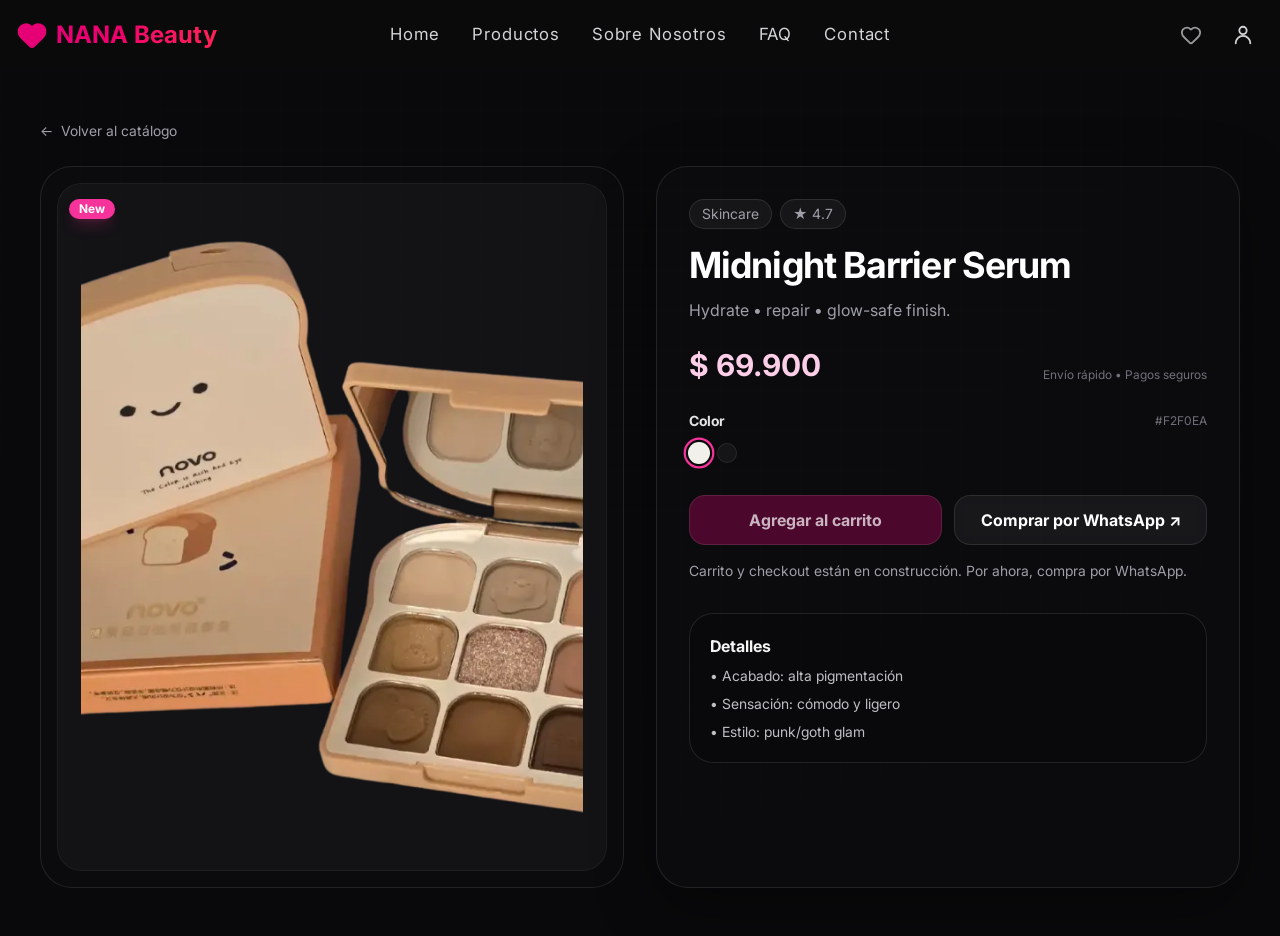
<file: catalog/midnight-barrier-serum.html>
<!DOCTYPE html><html lang="es"> <head><meta charset="utf-8"><link rel="icon" type="image/svg+xml" href="../favicon.svg"><meta name="viewport" content="width=device-width"><title>Midnight Barrier Serum | NANA Beauty</title><meta name="astro-view-transitions-enabled" content="true"><meta name="astro-view-transitions-fallback" content="animate"><script type="module" src="../_astro/ClientRouter.astro_astro_type_script_index_0_lang.QW52Ox2j.js"></script><link rel="stylesheet" href="../_astro/about.DHGASnwx.css">
<style>.animate-entry[data-astro-cid-7qfuxkzm]{opacity:0;animation:fadeInUp .8s cubic-bezier(.16,1,.3,1) forwards;animation-delay:var(--delay, 0ms)}@keyframes fadeInUp{0%{opacity:0;transform:translateY(30px)}to{opacity:1;transform:translateY(0)}}@media(prefers-reduced-motion:reduce){.animate-entry[data-astro-cid-7qfuxkzm]{opacity:1;animation:none;transform:none}}
</style></head> <body> <script>
  const applyActive = () => {
    const path = window.location.pathname;

    document.querySelectorAll('a[data-nav-link]').forEach((a) => {
      const href = a.getAttribute('href') || '/';
      const isActive = href === '/' ? path === '/' : path.startsWith(href);

      a.classList.toggle('text-pink-200', isActive);
      a.classList.toggle('after:scale-x-100', isActive);
    });
  };

  applyActive();
  document.addEventListener('astro:page-load', applyActive);
</script> <header class="sticky top-0 z-50 bg-zinc-950/80 backdrop-blur-md" data-astro-cid-3ef6ksr2 data-astro-transition-persist="astro-5lkratfz-1"> <div class="mx-auto w-[min(1800px,calc(100%-2rem))] py-4" data-astro-cid-3ef6ksr2> <div class="grid grid-cols-[1fr_auto_1fr] items-center gap-4" data-astro-cid-3ef6ksr2> <a href="../index.html" data-astro-prefetch aria-label="NANA Beauty home" class="inline-flex min-w-max items-center gap-2 no-underline justify-self-start" data-astro-cid-3ef6ksr2> <svg class="h-8 w-8 text-pink-600 fill-pink-600" viewBox="0 0 24 24" aria-hidden="true" focusable="false" data-astro-cid-3ef6ksr2> <path d="M2 9.5a5.5 5.5 0 0 1 9.591-3.676.56.56 0 0 0 .818 0A5.49 5.49 0 0 1 22 9.5c0 2.29-1.5 4-3 5.5l-5.492 5.313a2 2 0 0 1-3 .019L5 15c-1.5-1.5-3-3.2-3-5.5" fill="currentColor" stroke="currentColor" stroke-width="1.5" stroke-linecap="round" stroke-linejoin="round" data-astro-cid-3ef6ksr2></path> </svg> <span class="text-2xl font-extrabold bg-linear-to-r from-pink-600 to-rose-500 bg-clip-text text-transparent max-sm:text-[1.15rem]" data-astro-cid-3ef6ksr2>
NANA Beauty
</span> </a> <nav class="hidden md:flex items-center gap-8 justify-self-center" aria-label="Primary navigation" data-astro-cid-3ef6ksr2> <a data-nav-link href="../index.html" class="relative text-[1.05rem] tracking-wider text-zinc-300 transition-colors duration-200 hover:text-pink-200
   after:absolute after:left-0 after:-bottom-2 after:h-[2px] after:w-full after:origin-left after:scale-x-0
   after:rounded-full after:bg-pink-300 after:transition-transform after:duration-200
   hover:after:scale-x-100
   " data-astro-cid-3ef6ksr2>Home</a> <a data-nav-link href="../catalog.html" class="relative text-[1.05rem] tracking-wider text-zinc-300 transition-colors duration-200 hover:text-pink-200
   after:absolute after:left-0 after:-bottom-2 after:h-[2px] after:w-full after:origin-left after:scale-x-0
   after:rounded-full after:bg-pink-300 after:transition-transform after:duration-200
   hover:after:scale-x-100
   text-pink-200 after:scale-x-100" data-astro-cid-3ef6ksr2>Productos</a> <a data-nav-link href="../about.html" class="relative text-[1.05rem] tracking-wider text-zinc-300 transition-colors duration-200 hover:text-pink-200
   after:absolute after:left-0 after:-bottom-2 after:h-[2px] after:w-full after:origin-left after:scale-x-0
   after:rounded-full after:bg-pink-300 after:transition-transform after:duration-200
   hover:after:scale-x-100
   " data-astro-cid-3ef6ksr2>Sobre Nosotros</a> <a data-nav-link href="../faq.html" class="relative text-[1.05rem] tracking-wider text-zinc-300 transition-colors duration-200 hover:text-pink-200
   after:absolute after:left-0 after:-bottom-2 after:h-[2px] after:w-full after:origin-left after:scale-x-0
   after:rounded-full after:bg-pink-300 after:transition-transform after:duration-200
   hover:after:scale-x-100
   " data-astro-cid-3ef6ksr2>FAQ</a> <a data-nav-link href="../contact.html" class="relative text-[1.05rem] tracking-wider text-zinc-300 transition-colors duration-200 hover:text-pink-200
   after:absolute after:left-0 after:-bottom-2 after:h-[2px] after:w-full after:origin-left after:scale-x-0
   after:rounded-full after:bg-pink-300 after:transition-transform after:duration-200
   hover:after:scale-x-100
   " data-astro-cid-3ef6ksr2>Contact</a> </nav> <div class="flex items-center gap-2.5 justify-self-end" data-astro-cid-3ef6ksr2> <button type="button" data-disabled-auth class="inline-flex items-center gap-2 rounded-xl px-2.5 py-2 text-zinc-300 transition duration-200
   hover:bg-pink-500/10 hover:text-pink-200 active:translate-y-[1px] focus:outline-none
   focus-visible:ring-2 focus-visible:ring-pink-500/30  cursor-not-allowed opacity-70" aria-label="Liked items (no disponible)" title="Función en construcción" data-astro-cid-3ef6ksr2> <svg class="h-5.5 w-5.5" viewBox="0 0 24 24" aria-hidden="true" focusable="false" data-astro-cid-3ef6ksr2> <path d="M2 9.5a5.5 5.5 0 0 1 9.591-3.676.56.56 0 0 0 .818 0A5.49 5.49 0 0 1 22 9.5c0 2.29-1.5 4-3 5.5l-5.492 5.313a2 2 0 0 1-3 .019L5 15c-1.5-1.5-3-3.2-3-5.5" fill="none" stroke="currentColor" stroke-width="2" stroke-linecap="round" stroke-linejoin="round" data-astro-cid-3ef6ksr2></path> </svg> </button> <!-- <a class={iconBtnClass("/liked")} href="/liked" aria-label="Liked items" data-astro-prefetch>
          <svg class="h-5.5 w-5.5" viewBox="0 0 24 24" aria-hidden="true" focusable="false">
            <path
              d="M2 9.5a5.5 5.5 0 0 1 9.591-3.676.56.56 0 0 0 .818 0A5.49 5.49 0 0 1 22 9.5c0 2.29-1.5 4-3 5.5l-5.492 5.313a2 2 0 0 1-3 .019L5 15c-1.5-1.5-3-3.2-3-5.5"
              fill="none"
              stroke="currentColor"
              stroke-width="2"
              stroke-linecap="round"
              stroke-linejoin="round"
            />
          </svg>
        </a> --> <!-- <button
          type="button"
          data-disabled-auth
          class={`${iconBtnClass("/") } cursor-not-allowed opacity-70`}
          aria-label="Liked items (no disponible)"
          title="Función en construcción"

        >
          <svg class="h-5.5 w-5.5" viewBox="0 0 24 24" aria-hidden="true" focusable="false">
            <path
              d="M20 21a8 8 0 0 0-16 0"
              fill="none"
              stroke="currentColor"
              stroke-width="2"
              stroke-linecap="round"
            />
            <circle cx="12" cy="7" r="4" fill="none" stroke="currentColor" stroke-width="2" />
          </svg>
        </button> --> <a class="inline-flex items-center gap-2 rounded-xl px-2.5 py-2 text-zinc-300 transition duration-200
   hover:bg-pink-500/10 hover:text-pink-200 active:translate-y-[1px] focus:outline-none
   focus-visible:ring-2 focus-visible:ring-pink-500/30 " href="../login.html" aria-label="Login" data-astro-prefetch data-astro-cid-3ef6ksr2> <svg class="h-5.5 w-5.5" viewBox="0 0 24 24" aria-hidden="true" focusable="false" data-astro-cid-3ef6ksr2> <path d="M20 21a8 8 0 0 0-16 0" fill="none" stroke="currentColor" stroke-width="2" stroke-linecap="round" data-astro-cid-3ef6ksr2></path> <circle cx="12" cy="7" r="4" fill="none" stroke="currentColor" stroke-width="2" data-astro-cid-3ef6ksr2></circle> </svg> </a> <details class="relative md:hidden" data-astro-cid-3ef6ksr2> <summary class="inline-flex items-center gap-2 rounded-xl px-2.5 py-2 text-zinc-300 transition duration-200
   hover:bg-pink-500/10 hover:text-pink-200 active:translate-y-[1px] focus:outline-none
   focus-visible:ring-2 focus-visible:ring-pink-500/30 " aria-label="Open menu" data-astro-cid-3ef6ksr2> <svg class="h-5.5 w-5.5" viewBox="0 0 24 24" aria-hidden="true" focusable="false" data-astro-cid-3ef6ksr2> <path d="M4 6h16M4 12h16M4 18h16" fill="none" stroke="currentColor" stroke-width="2" stroke-linecap="round" data-astro-cid-3ef6ksr2></path> </svg> </summary> <div class="absolute right-0 top-[calc(100%+10px)] w-[min(260px,85vw)] rounded-2xl
                  border border-white/10 bg-zinc-950/90 p-2 backdrop-blur-xl
                  shadow-[0_18px_60px_rgba(0,0,0,0.55)]" role="menu" data-astro-cid-3ef6ksr2> <a class="block rounded-xl px-3 py-2.5 text-zinc-200 transition hover:bg-pink-500/10 hover:text-pink-200" href="../catalog.html" data-astro-prefetch role="menuitem" data-astro-cid-3ef6ksr2>Productos</a> <a class="block rounded-xl px-3 py-2.5 text-zinc-200 transition hover:bg-pink-500/10 hover:text-pink-200" href="../about.html" data-astro-prefetch role="menuitem" data-astro-cid-3ef6ksr2>About Us</a> <a class="block rounded-xl px-3 py-2.5 text-zinc-200 transition hover:bg-pink-500/10 hover:text-pink-200" href="../faq.html" data-astro-prefetch role="menuitem" data-astro-cid-3ef6ksr2>FAQ</a> <a class="block rounded-xl px-3 py-2.5 text-zinc-200 transition hover:bg-pink-500/10 hover:text-pink-200" href="../contact.html" data-astro-prefetch role="menuitem" data-astro-cid-3ef6ksr2>Contact</a> <a class="block rounded-xl px-3 py-2.5 text-zinc-200 transition hover:bg-pink-500/10 hover:text-pink-200" href="https://wa.me/573116973505" target="_blank" rel="noopener noreferrer" role="menuitem" data-astro-cid-3ef6ksr2>
WhatsApp
</a> </div> </details> </div> </div> </div>  </header> <main>  <section class="relative py-12 md:py-12 bg-zinc-950 overflow-hidden" data-astro-cid-7qfuxkzm> <div class="pointer-events-none absolute inset-0 opacity-[0.15]" style="
        background-image: linear-gradient(to right, rgba(236, 72, 153, 0.1) 1px, transparent 1px),
                          linear-gradient(to bottom, rgba(236, 72, 153, 0.1) 1px, transparent 1px);
        background-size: 40px 40px;
        mask-image: radial-gradient(circle at 50% 0%, black 42%, transparent 80%);
      " data-astro-cid-7qfuxkzm></div> <main class="relative mx-auto w-[min(1200px,calc(100%-2rem))]" data-astro-cid-7qfuxkzm> <a href="../catalog.html" class="inline-flex items-center gap-2 text-sm text-zinc-400 transition hover:text-pink-200" data-astro-cid-7qfuxkzm> <span aria-hidden="true" data-astro-cid-7qfuxkzm>←</span> Volver al catálogo
</a> <div class="mt-6 grid gap-8 lg:grid-cols-2" data-astro-cid-7qfuxkzm> <!-- LEFT: Image Card --> <div class="animate-entry group rounded-4xl border border-white/10 bg-zinc-900/20 p-4
                 transition-all duration-500 hover:border-pink-500/30 hover:bg-zinc-900/40
                 hover:shadow-2xl hover:shadow-pink-900/10" style="--delay: 100ms" data-astro-cid-7qfuxkzm> <div class="relative overflow-hidden rounded-3xl bg-zinc-800/30" data-astro-cid-7qfuxkzm> <div class="aspect-4/5 w-full" data-astro-cid-7qfuxkzm> <img src="../_astro/bread.DFkYFCWI_Z1MWkUy.webp" alt="Midnight Barrier Serum" loading="eager" data-astro-cid-7qfuxkzm="true" decoding="async" fetchpriority="auto" width="900" height="1125" class="h-full w-full object-cover object-center p-6 transition duration-700 ease-in-out group-hover:scale-110"> </div> <!-- Soft glow --> <div class="pointer-events-none absolute inset-0 opacity-0 transition duration-500 group-hover:opacity-100" style="background: radial-gradient(circle at center, rgba(236, 72, 153, 0.15) 0%, transparent 70%);" data-astro-cid-7qfuxkzm></div> <!-- Ring sutil --> <div class="pointer-events-none absolute inset-0 rounded-3xl ring-1 ring-inset ring-white/5 group-hover:ring-white/10 transition-colors" data-astro-cid-7qfuxkzm></div> <div class="absolute top-3 left-3" data-astro-cid-7qfuxkzm> <span class="inline-flex items-center px-2.5 py-0.5 rounded-full text-xs font-bold bg-pink-500 text-white shadow-lg shadow-pink-500/20" data-astro-cid-7qfuxkzm> New </span> </div> </div> </div> <!-- RIGHT: Info Card --> <div class="animate-entry rounded-4xl border border-white/10 bg-zinc-900/20 p-6 md:p-8
                 shadow-[0_18px_60px_rgba(0,0,0,0.35)]" style="--delay: 200ms" data-astro-cid-7qfuxkzm> <div class="flex flex-wrap items-center gap-2 text-sm text-zinc-400" data-astro-cid-7qfuxkzm> <span class="rounded-full border border-white/10 bg-white/5 px-3 py-1" data-astro-cid-7qfuxkzm> Skincare </span> <span class="rounded-full border border-white/10 bg-white/5 px-3 py-1" data-astro-cid-7qfuxkzm>
★ 4.7 </span> </div> <h1 class="mt-4 text-3xl md:text-4xl font-black tracking-tight text-white" data-astro-cid-7qfuxkzm> Midnight Barrier Serum </h1> <p class="mt-3 text-zinc-400 leading-relaxed" data-astro-cid-7qfuxkzm> Hydrate • repair • glow-safe finish. </p> <div class="mt-6 flex items-end justify-between gap-4" data-astro-cid-7qfuxkzm> <div class="text-2xl md:text-3xl font-extrabold text-pink-200" data-astro-cid-7qfuxkzm> $ 69.900 </div> <div class="text-xs text-zinc-500" data-astro-cid-7qfuxkzm>
Envío rápido • Pagos seguros
</div> </div> <!-- Swatches --> <div class="mt-7" data-astro-cid-7qfuxkzm> <div class="flex items-center justify-between" data-astro-cid-7qfuxkzm> <h2 class="text-sm font-semibold text-zinc-200" data-astro-cid-7qfuxkzm>Color</h2> <span id="selectedColor" class="text-xs text-zinc-500" data-astro-cid-7qfuxkzm> #F2F0EA </span> </div> <div class="mt-3 flex flex-wrap gap-2" data-swatches data-astro-cid-7qfuxkzm> <button type="button" class="h-5 w-5 rounded-full border border-white/10 transition-all duration-300 ring-2 ring-pink-500 ring-offset-2 ring-offset-zinc-950 scale-110" style="background-color:#F2F0EA;" aria-label="Select color #F2F0EA" aria-pressed="true" data-hex="#F2F0EA" data-astro-cid-7qfuxkzm></button><button type="button" class="h-5 w-5 rounded-full border border-white/10 transition-all duration-300 hover:scale-110 hover:border-white/50 opacity-80 hover:opacity-100" style="background-color:#18181b;" aria-label="Select color #18181b" aria-pressed="false" data-hex="#18181b" data-astro-cid-7qfuxkzm></button> </div> </div> <!-- CTAs --> <div class="mt-8 grid gap-3 sm:grid-cols-2" data-astro-cid-7qfuxkzm> <button type="button" disabled aria-disabled="true" data-disabled-cta class="inline-flex items-center justify-center rounded-2xl px-5 py-3 font-semibold
                    bg-pink-600/30 text-white/70 border border-white/10
                    cursor-not-allowed select-none
                    focus:outline-none focus-visible:ring-2 focus-visible:ring-pink-500/30" data-astro-cid-7qfuxkzm>
Agregar al carrito
</button> <a href="https://wa.me/573116973505" target="_blank" rel="noopener noreferrer" class="inline-flex items-center justify-center rounded-2xl px-5 py-3 font-semibold
                    border border-white/10 bg-white/5 text-white backdrop-blur-sm
                    transition hover:border-pink-500/30 hover:bg-pink-500/10 hover:text-pink-200
                    active:translate-y-px
                    focus:outline-none focus-visible:ring-2 focus-visible:ring-pink-500/30" data-astro-cid-7qfuxkzm>
Comprar por WhatsApp ↗
</a> <p class="sm:col-span-2 mt-1 text-sm text-zinc-400" data-astro-cid-7qfuxkzm>
Carrito y checkout están en construcción. Por ahora, compra por WhatsApp.
</p> </div> <!-- Details --> <div class="mt-8 rounded-3xl border border-white/10 bg-zinc-950/40 p-5" data-astro-cid-7qfuxkzm> <h2 class="text-zinc-100 font-semibold" data-astro-cid-7qfuxkzm>Detalles</h2> <ul class="mt-2 space-y-2 text-sm text-zinc-300/90" data-astro-cid-7qfuxkzm> <li data-astro-cid-7qfuxkzm>• Acabado: alta pigmentación</li> <li data-astro-cid-7qfuxkzm>• Sensación: cómodo y ligero</li> <li data-astro-cid-7qfuxkzm>• Estilo: punk/goth glam</li> </ul> </div> </div> </div> <script type="module">
        const root = document.querySelector("[data-swatches]");
        if (root) {
          const label = document.getElementById("selectedColor");
          const buttons = Array.from(root.querySelectorAll("button[data-hex]"));

          function select(btn) {
            for (const b of buttons) {
              b.setAttribute("aria-pressed", "false");
              b.classList.remove("ring-2", "ring-pink-500", "ring-offset-2", "ring-offset-zinc-950", "scale-110");
              b.classList.add("opacity-80");
            }

            btn.setAttribute("aria-pressed", "true");
            btn.classList.add("ring-2", "ring-pink-500", "ring-offset-2", "ring-offset-zinc-950", "scale-110");
            btn.classList.remove("opacity-80");

            if (label) label.textContent = btn.dataset.hex || "";
          }

          buttons.forEach((b) => b.addEventListener("click", () => select(b)));
        }
      </script>  </main> <div id="toast" class="pointer-events-none fixed left-1/2 top-6 -translate-x-1/2 opacity-0 -translate-y-1.5 transition-all duration-300 z-9999" data-astro-cid-7qfuxkzm> <div class="rounded-2xl border border-white/10 bg-zinc-950/90 px-4 py-2 text-sm text-zinc-200 shadow-lg" data-astro-cid-7qfuxkzm>
Carrito en construcción. Compra por WhatsApp ↗
</div> </div> <script>
      const toast = document.getElementById("toast");
      const disabledCtas = document.querySelectorAll("[data-disabled-cta]");

      const showToast = () => {
        if (!toast) return;
        toast.classList.remove("opacity-0", "translate-y-[-6px]");
        toast.classList.add("opacity-100", "translate-y-0");
        clearTimeout((window).__t);
        (window).__t = setTimeout(() => {
          toast.classList.add("opacity-0", "translate-y-[-6px]");
          toast.classList.remove("opacity-100", "translate-y-0");
        }, 1400);
      };

      disabledCtas.forEach((btn) => btn.addEventListener("click", showToast));
    </script> </section>  </main> <script type="module" src="../_astro/BaseLayout.astro_astro_type_script_index_0_lang.BSPTIHp1.js"></script> </body> </html>
</file>
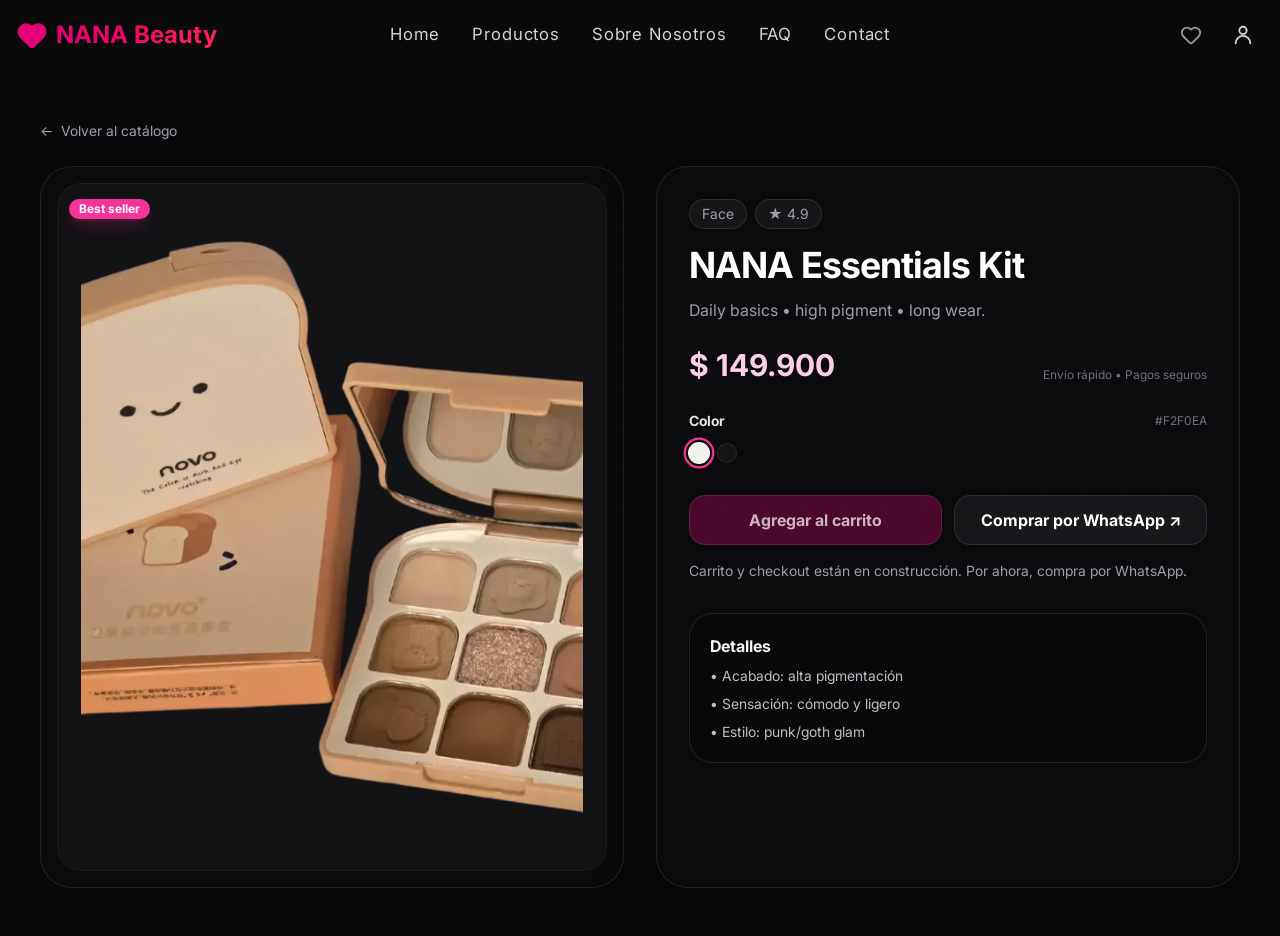
<file: catalog/nana-essentials-kit.html>
<!DOCTYPE html><html lang="es"> <head><meta charset="utf-8"><link rel="icon" type="image/svg+xml" href="../favicon.svg"><meta name="viewport" content="width=device-width"><title>NANA Essentials Kit | NANA Beauty</title><meta name="astro-view-transitions-enabled" content="true"><meta name="astro-view-transitions-fallback" content="animate"><script type="module" src="../_astro/ClientRouter.astro_astro_type_script_index_0_lang.QW52Ox2j.js"></script><link rel="stylesheet" href="../_astro/about.DHGASnwx.css">
<style>.animate-entry[data-astro-cid-7qfuxkzm]{opacity:0;animation:fadeInUp .8s cubic-bezier(.16,1,.3,1) forwards;animation-delay:var(--delay, 0ms)}@keyframes fadeInUp{0%{opacity:0;transform:translateY(30px)}to{opacity:1;transform:translateY(0)}}@media(prefers-reduced-motion:reduce){.animate-entry[data-astro-cid-7qfuxkzm]{opacity:1;animation:none;transform:none}}
</style></head> <body> <script>
  const applyActive = () => {
    const path = window.location.pathname;

    document.querySelectorAll('a[data-nav-link]').forEach((a) => {
      const href = a.getAttribute('href') || '/';
      const isActive = href === '/' ? path === '/' : path.startsWith(href);

      a.classList.toggle('text-pink-200', isActive);
      a.classList.toggle('after:scale-x-100', isActive);
    });
  };

  applyActive();
  document.addEventListener('astro:page-load', applyActive);
</script> <header class="sticky top-0 z-50 bg-zinc-950/80 backdrop-blur-md" data-astro-cid-3ef6ksr2 data-astro-transition-persist="astro-5lkratfz-1"> <div class="mx-auto w-[min(1800px,calc(100%-2rem))] py-4" data-astro-cid-3ef6ksr2> <div class="grid grid-cols-[1fr_auto_1fr] items-center gap-4" data-astro-cid-3ef6ksr2> <a href="../index.html" data-astro-prefetch aria-label="NANA Beauty home" class="inline-flex min-w-max items-center gap-2 no-underline justify-self-start" data-astro-cid-3ef6ksr2> <svg class="h-8 w-8 text-pink-600 fill-pink-600" viewBox="0 0 24 24" aria-hidden="true" focusable="false" data-astro-cid-3ef6ksr2> <path d="M2 9.5a5.5 5.5 0 0 1 9.591-3.676.56.56 0 0 0 .818 0A5.49 5.49 0 0 1 22 9.5c0 2.29-1.5 4-3 5.5l-5.492 5.313a2 2 0 0 1-3 .019L5 15c-1.5-1.5-3-3.2-3-5.5" fill="currentColor" stroke="currentColor" stroke-width="1.5" stroke-linecap="round" stroke-linejoin="round" data-astro-cid-3ef6ksr2></path> </svg> <span class="text-2xl font-extrabold bg-linear-to-r from-pink-600 to-rose-500 bg-clip-text text-transparent max-sm:text-[1.15rem]" data-astro-cid-3ef6ksr2>
NANA Beauty
</span> </a> <nav class="hidden md:flex items-center gap-8 justify-self-center" aria-label="Primary navigation" data-astro-cid-3ef6ksr2> <a data-nav-link href="../index.html" class="relative text-[1.05rem] tracking-wider text-zinc-300 transition-colors duration-200 hover:text-pink-200
   after:absolute after:left-0 after:-bottom-2 after:h-[2px] after:w-full after:origin-left after:scale-x-0
   after:rounded-full after:bg-pink-300 after:transition-transform after:duration-200
   hover:after:scale-x-100
   " data-astro-cid-3ef6ksr2>Home</a> <a data-nav-link href="../catalog.html" class="relative text-[1.05rem] tracking-wider text-zinc-300 transition-colors duration-200 hover:text-pink-200
   after:absolute after:left-0 after:-bottom-2 after:h-[2px] after:w-full after:origin-left after:scale-x-0
   after:rounded-full after:bg-pink-300 after:transition-transform after:duration-200
   hover:after:scale-x-100
   text-pink-200 after:scale-x-100" data-astro-cid-3ef6ksr2>Productos</a> <a data-nav-link href="../about.html" class="relative text-[1.05rem] tracking-wider text-zinc-300 transition-colors duration-200 hover:text-pink-200
   after:absolute after:left-0 after:-bottom-2 after:h-[2px] after:w-full after:origin-left after:scale-x-0
   after:rounded-full after:bg-pink-300 after:transition-transform after:duration-200
   hover:after:scale-x-100
   " data-astro-cid-3ef6ksr2>Sobre Nosotros</a> <a data-nav-link href="../faq.html" class="relative text-[1.05rem] tracking-wider text-zinc-300 transition-colors duration-200 hover:text-pink-200
   after:absolute after:left-0 after:-bottom-2 after:h-[2px] after:w-full after:origin-left after:scale-x-0
   after:rounded-full after:bg-pink-300 after:transition-transform after:duration-200
   hover:after:scale-x-100
   " data-astro-cid-3ef6ksr2>FAQ</a> <a data-nav-link href="../contact.html" class="relative text-[1.05rem] tracking-wider text-zinc-300 transition-colors duration-200 hover:text-pink-200
   after:absolute after:left-0 after:-bottom-2 after:h-[2px] after:w-full after:origin-left after:scale-x-0
   after:rounded-full after:bg-pink-300 after:transition-transform after:duration-200
   hover:after:scale-x-100
   " data-astro-cid-3ef6ksr2>Contact</a> </nav> <div class="flex items-center gap-2.5 justify-self-end" data-astro-cid-3ef6ksr2> <button type="button" data-disabled-auth class="inline-flex items-center gap-2 rounded-xl px-2.5 py-2 text-zinc-300 transition duration-200
   hover:bg-pink-500/10 hover:text-pink-200 active:translate-y-[1px] focus:outline-none
   focus-visible:ring-2 focus-visible:ring-pink-500/30  cursor-not-allowed opacity-70" aria-label="Liked items (no disponible)" title="Función en construcción" data-astro-cid-3ef6ksr2> <svg class="h-5.5 w-5.5" viewBox="0 0 24 24" aria-hidden="true" focusable="false" data-astro-cid-3ef6ksr2> <path d="M2 9.5a5.5 5.5 0 0 1 9.591-3.676.56.56 0 0 0 .818 0A5.49 5.49 0 0 1 22 9.5c0 2.29-1.5 4-3 5.5l-5.492 5.313a2 2 0 0 1-3 .019L5 15c-1.5-1.5-3-3.2-3-5.5" fill="none" stroke="currentColor" stroke-width="2" stroke-linecap="round" stroke-linejoin="round" data-astro-cid-3ef6ksr2></path> </svg> </button> <!-- <a class={iconBtnClass("/liked")} href="/liked" aria-label="Liked items" data-astro-prefetch>
          <svg class="h-5.5 w-5.5" viewBox="0 0 24 24" aria-hidden="true" focusable="false">
            <path
              d="M2 9.5a5.5 5.5 0 0 1 9.591-3.676.56.56 0 0 0 .818 0A5.49 5.49 0 0 1 22 9.5c0 2.29-1.5 4-3 5.5l-5.492 5.313a2 2 0 0 1-3 .019L5 15c-1.5-1.5-3-3.2-3-5.5"
              fill="none"
              stroke="currentColor"
              stroke-width="2"
              stroke-linecap="round"
              stroke-linejoin="round"
            />
          </svg>
        </a> --> <!-- <button
          type="button"
          data-disabled-auth
          class={`${iconBtnClass("/") } cursor-not-allowed opacity-70`}
          aria-label="Liked items (no disponible)"
          title="Función en construcción"

        >
          <svg class="h-5.5 w-5.5" viewBox="0 0 24 24" aria-hidden="true" focusable="false">
            <path
              d="M20 21a8 8 0 0 0-16 0"
              fill="none"
              stroke="currentColor"
              stroke-width="2"
              stroke-linecap="round"
            />
            <circle cx="12" cy="7" r="4" fill="none" stroke="currentColor" stroke-width="2" />
          </svg>
        </button> --> <a class="inline-flex items-center gap-2 rounded-xl px-2.5 py-2 text-zinc-300 transition duration-200
   hover:bg-pink-500/10 hover:text-pink-200 active:translate-y-[1px] focus:outline-none
   focus-visible:ring-2 focus-visible:ring-pink-500/30 " href="../login.html" aria-label="Login" data-astro-prefetch data-astro-cid-3ef6ksr2> <svg class="h-5.5 w-5.5" viewBox="0 0 24 24" aria-hidden="true" focusable="false" data-astro-cid-3ef6ksr2> <path d="M20 21a8 8 0 0 0-16 0" fill="none" stroke="currentColor" stroke-width="2" stroke-linecap="round" data-astro-cid-3ef6ksr2></path> <circle cx="12" cy="7" r="4" fill="none" stroke="currentColor" stroke-width="2" data-astro-cid-3ef6ksr2></circle> </svg> </a> <details class="relative md:hidden" data-astro-cid-3ef6ksr2> <summary class="inline-flex items-center gap-2 rounded-xl px-2.5 py-2 text-zinc-300 transition duration-200
   hover:bg-pink-500/10 hover:text-pink-200 active:translate-y-[1px] focus:outline-none
   focus-visible:ring-2 focus-visible:ring-pink-500/30 " aria-label="Open menu" data-astro-cid-3ef6ksr2> <svg class="h-5.5 w-5.5" viewBox="0 0 24 24" aria-hidden="true" focusable="false" data-astro-cid-3ef6ksr2> <path d="M4 6h16M4 12h16M4 18h16" fill="none" stroke="currentColor" stroke-width="2" stroke-linecap="round" data-astro-cid-3ef6ksr2></path> </svg> </summary> <div class="absolute right-0 top-[calc(100%+10px)] w-[min(260px,85vw)] rounded-2xl
                  border border-white/10 bg-zinc-950/90 p-2 backdrop-blur-xl
                  shadow-[0_18px_60px_rgba(0,0,0,0.55)]" role="menu" data-astro-cid-3ef6ksr2> <a class="block rounded-xl px-3 py-2.5 text-zinc-200 transition hover:bg-pink-500/10 hover:text-pink-200" href="../catalog.html" data-astro-prefetch role="menuitem" data-astro-cid-3ef6ksr2>Productos</a> <a class="block rounded-xl px-3 py-2.5 text-zinc-200 transition hover:bg-pink-500/10 hover:text-pink-200" href="../about.html" data-astro-prefetch role="menuitem" data-astro-cid-3ef6ksr2>About Us</a> <a class="block rounded-xl px-3 py-2.5 text-zinc-200 transition hover:bg-pink-500/10 hover:text-pink-200" href="../faq.html" data-astro-prefetch role="menuitem" data-astro-cid-3ef6ksr2>FAQ</a> <a class="block rounded-xl px-3 py-2.5 text-zinc-200 transition hover:bg-pink-500/10 hover:text-pink-200" href="../contact.html" data-astro-prefetch role="menuitem" data-astro-cid-3ef6ksr2>Contact</a> <a class="block rounded-xl px-3 py-2.5 text-zinc-200 transition hover:bg-pink-500/10 hover:text-pink-200" href="https://wa.me/573116973505" target="_blank" rel="noopener noreferrer" role="menuitem" data-astro-cid-3ef6ksr2>
WhatsApp
</a> </div> </details> </div> </div> </div>  </header> <main>  <section class="relative py-12 md:py-12 bg-zinc-950 overflow-hidden" data-astro-cid-7qfuxkzm> <div class="pointer-events-none absolute inset-0 opacity-[0.15]" style="
        background-image: linear-gradient(to right, rgba(236, 72, 153, 0.1) 1px, transparent 1px),
                          linear-gradient(to bottom, rgba(236, 72, 153, 0.1) 1px, transparent 1px);
        background-size: 40px 40px;
        mask-image: radial-gradient(circle at 50% 0%, black 42%, transparent 80%);
      " data-astro-cid-7qfuxkzm></div> <main class="relative mx-auto w-[min(1200px,calc(100%-2rem))]" data-astro-cid-7qfuxkzm> <a href="../catalog.html" class="inline-flex items-center gap-2 text-sm text-zinc-400 transition hover:text-pink-200" data-astro-cid-7qfuxkzm> <span aria-hidden="true" data-astro-cid-7qfuxkzm>←</span> Volver al catálogo
</a> <div class="mt-6 grid gap-8 lg:grid-cols-2" data-astro-cid-7qfuxkzm> <!-- LEFT: Image Card --> <div class="animate-entry group rounded-4xl border border-white/10 bg-zinc-900/20 p-4
                 transition-all duration-500 hover:border-pink-500/30 hover:bg-zinc-900/40
                 hover:shadow-2xl hover:shadow-pink-900/10" style="--delay: 100ms" data-astro-cid-7qfuxkzm> <div class="relative overflow-hidden rounded-3xl bg-zinc-800/30" data-astro-cid-7qfuxkzm> <div class="aspect-4/5 w-full" data-astro-cid-7qfuxkzm> <img src="../_astro/bread.DFkYFCWI_Z1MWkUy.webp" alt="NANA Essentials Kit" loading="eager" data-astro-cid-7qfuxkzm="true" decoding="async" fetchpriority="auto" width="900" height="1125" class="h-full w-full object-cover object-center p-6 transition duration-700 ease-in-out group-hover:scale-110"> </div> <!-- Soft glow --> <div class="pointer-events-none absolute inset-0 opacity-0 transition duration-500 group-hover:opacity-100" style="background: radial-gradient(circle at center, rgba(236, 72, 153, 0.15) 0%, transparent 70%);" data-astro-cid-7qfuxkzm></div> <!-- Ring sutil --> <div class="pointer-events-none absolute inset-0 rounded-3xl ring-1 ring-inset ring-white/5 group-hover:ring-white/10 transition-colors" data-astro-cid-7qfuxkzm></div> <div class="absolute top-3 left-3" data-astro-cid-7qfuxkzm> <span class="inline-flex items-center px-2.5 py-0.5 rounded-full text-xs font-bold bg-pink-500 text-white shadow-lg shadow-pink-500/20" data-astro-cid-7qfuxkzm> Best seller </span> </div> </div> </div> <!-- RIGHT: Info Card --> <div class="animate-entry rounded-4xl border border-white/10 bg-zinc-900/20 p-6 md:p-8
                 shadow-[0_18px_60px_rgba(0,0,0,0.35)]" style="--delay: 200ms" data-astro-cid-7qfuxkzm> <div class="flex flex-wrap items-center gap-2 text-sm text-zinc-400" data-astro-cid-7qfuxkzm> <span class="rounded-full border border-white/10 bg-white/5 px-3 py-1" data-astro-cid-7qfuxkzm> Face </span> <span class="rounded-full border border-white/10 bg-white/5 px-3 py-1" data-astro-cid-7qfuxkzm>
★ 4.9 </span> </div> <h1 class="mt-4 text-3xl md:text-4xl font-black tracking-tight text-white" data-astro-cid-7qfuxkzm> NANA Essentials Kit </h1> <p class="mt-3 text-zinc-400 leading-relaxed" data-astro-cid-7qfuxkzm> Daily basics • high pigment • long wear. </p> <div class="mt-6 flex items-end justify-between gap-4" data-astro-cid-7qfuxkzm> <div class="text-2xl md:text-3xl font-extrabold text-pink-200" data-astro-cid-7qfuxkzm> $ 149.900 </div> <div class="text-xs text-zinc-500" data-astro-cid-7qfuxkzm>
Envío rápido • Pagos seguros
</div> </div> <!-- Swatches --> <div class="mt-7" data-astro-cid-7qfuxkzm> <div class="flex items-center justify-between" data-astro-cid-7qfuxkzm> <h2 class="text-sm font-semibold text-zinc-200" data-astro-cid-7qfuxkzm>Color</h2> <span id="selectedColor" class="text-xs text-zinc-500" data-astro-cid-7qfuxkzm> #F2F0EA </span> </div> <div class="mt-3 flex flex-wrap gap-2" data-swatches data-astro-cid-7qfuxkzm> <button type="button" class="h-5 w-5 rounded-full border border-white/10 transition-all duration-300 ring-2 ring-pink-500 ring-offset-2 ring-offset-zinc-950 scale-110" style="background-color:#F2F0EA;" aria-label="Select color #F2F0EA" aria-pressed="true" data-hex="#F2F0EA" data-astro-cid-7qfuxkzm></button><button type="button" class="h-5 w-5 rounded-full border border-white/10 transition-all duration-300 hover:scale-110 hover:border-white/50 opacity-80 hover:opacity-100" style="background-color:#18181b;" aria-label="Select color #18181b" aria-pressed="false" data-hex="#18181b" data-astro-cid-7qfuxkzm></button> </div> </div> <!-- CTAs --> <div class="mt-8 grid gap-3 sm:grid-cols-2" data-astro-cid-7qfuxkzm> <button type="button" disabled aria-disabled="true" data-disabled-cta class="inline-flex items-center justify-center rounded-2xl px-5 py-3 font-semibold
                    bg-pink-600/30 text-white/70 border border-white/10
                    cursor-not-allowed select-none
                    focus:outline-none focus-visible:ring-2 focus-visible:ring-pink-500/30" data-astro-cid-7qfuxkzm>
Agregar al carrito
</button> <a href="https://wa.me/573116973505" target="_blank" rel="noopener noreferrer" class="inline-flex items-center justify-center rounded-2xl px-5 py-3 font-semibold
                    border border-white/10 bg-white/5 text-white backdrop-blur-sm
                    transition hover:border-pink-500/30 hover:bg-pink-500/10 hover:text-pink-200
                    active:translate-y-px
                    focus:outline-none focus-visible:ring-2 focus-visible:ring-pink-500/30" data-astro-cid-7qfuxkzm>
Comprar por WhatsApp ↗
</a> <p class="sm:col-span-2 mt-1 text-sm text-zinc-400" data-astro-cid-7qfuxkzm>
Carrito y checkout están en construcción. Por ahora, compra por WhatsApp.
</p> </div> <!-- Details --> <div class="mt-8 rounded-3xl border border-white/10 bg-zinc-950/40 p-5" data-astro-cid-7qfuxkzm> <h2 class="text-zinc-100 font-semibold" data-astro-cid-7qfuxkzm>Detalles</h2> <ul class="mt-2 space-y-2 text-sm text-zinc-300/90" data-astro-cid-7qfuxkzm> <li data-astro-cid-7qfuxkzm>• Acabado: alta pigmentación</li> <li data-astro-cid-7qfuxkzm>• Sensación: cómodo y ligero</li> <li data-astro-cid-7qfuxkzm>• Estilo: punk/goth glam</li> </ul> </div> </div> </div> <script type="module">
        const root = document.querySelector("[data-swatches]");
        if (root) {
          const label = document.getElementById("selectedColor");
          const buttons = Array.from(root.querySelectorAll("button[data-hex]"));

          function select(btn) {
            for (const b of buttons) {
              b.setAttribute("aria-pressed", "false");
              b.classList.remove("ring-2", "ring-pink-500", "ring-offset-2", "ring-offset-zinc-950", "scale-110");
              b.classList.add("opacity-80");
            }

            btn.setAttribute("aria-pressed", "true");
            btn.classList.add("ring-2", "ring-pink-500", "ring-offset-2", "ring-offset-zinc-950", "scale-110");
            btn.classList.remove("opacity-80");

            if (label) label.textContent = btn.dataset.hex || "";
          }

          buttons.forEach((b) => b.addEventListener("click", () => select(b)));
        }
      </script>  </main> <div id="toast" class="pointer-events-none fixed left-1/2 top-6 -translate-x-1/2 opacity-0 -translate-y-1.5 transition-all duration-300 z-9999" data-astro-cid-7qfuxkzm> <div class="rounded-2xl border border-white/10 bg-zinc-950/90 px-4 py-2 text-sm text-zinc-200 shadow-lg" data-astro-cid-7qfuxkzm>
Carrito en construcción. Compra por WhatsApp ↗
</div> </div> <script>
      const toast = document.getElementById("toast");
      const disabledCtas = document.querySelectorAll("[data-disabled-cta]");

      const showToast = () => {
        if (!toast) return;
        toast.classList.remove("opacity-0", "translate-y-[-6px]");
        toast.classList.add("opacity-100", "translate-y-0");
        clearTimeout((window).__t);
        (window).__t = setTimeout(() => {
          toast.classList.add("opacity-0", "translate-y-[-6px]");
          toast.classList.remove("opacity-100", "translate-y-0");
        }, 1400);
      };

      disabledCtas.forEach((btn) => btn.addEventListener("click", showToast));
    </script> </section>  </main> <script type="module" src="../_astro/BaseLayout.astro_astro_type_script_index_0_lang.BSPTIHp1.js"></script> </body> </html>
</file>
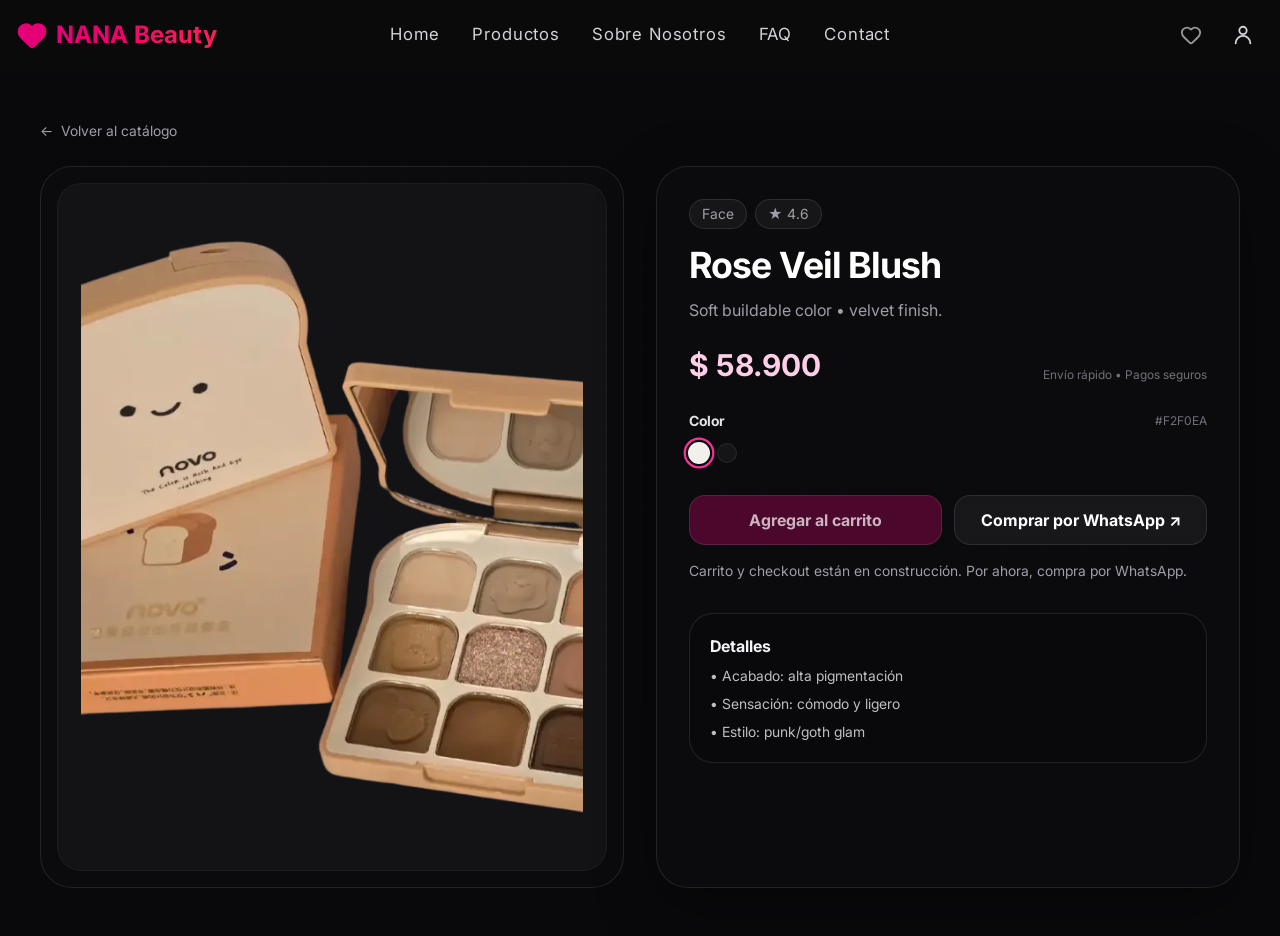
<file: catalog/rose-veil-blush.html>
<!DOCTYPE html><html lang="es"> <head><meta charset="utf-8"><link rel="icon" type="image/svg+xml" href="../favicon.svg"><meta name="viewport" content="width=device-width"><title>Rose Veil Blush | NANA Beauty</title><meta name="astro-view-transitions-enabled" content="true"><meta name="astro-view-transitions-fallback" content="animate"><script type="module" src="../_astro/ClientRouter.astro_astro_type_script_index_0_lang.QW52Ox2j.js"></script><link rel="stylesheet" href="../_astro/about.DHGASnwx.css">
<style>.animate-entry[data-astro-cid-7qfuxkzm]{opacity:0;animation:fadeInUp .8s cubic-bezier(.16,1,.3,1) forwards;animation-delay:var(--delay, 0ms)}@keyframes fadeInUp{0%{opacity:0;transform:translateY(30px)}to{opacity:1;transform:translateY(0)}}@media(prefers-reduced-motion:reduce){.animate-entry[data-astro-cid-7qfuxkzm]{opacity:1;animation:none;transform:none}}
</style></head> <body> <script>
  const applyActive = () => {
    const path = window.location.pathname;

    document.querySelectorAll('a[data-nav-link]').forEach((a) => {
      const href = a.getAttribute('href') || '/';
      const isActive = href === '/' ? path === '/' : path.startsWith(href);

      a.classList.toggle('text-pink-200', isActive);
      a.classList.toggle('after:scale-x-100', isActive);
    });
  };

  applyActive();
  document.addEventListener('astro:page-load', applyActive);
</script> <header class="sticky top-0 z-50 bg-zinc-950/80 backdrop-blur-md" data-astro-cid-3ef6ksr2 data-astro-transition-persist="astro-5lkratfz-1"> <div class="mx-auto w-[min(1800px,calc(100%-2rem))] py-4" data-astro-cid-3ef6ksr2> <div class="grid grid-cols-[1fr_auto_1fr] items-center gap-4" data-astro-cid-3ef6ksr2> <a href="../index.html" data-astro-prefetch aria-label="NANA Beauty home" class="inline-flex min-w-max items-center gap-2 no-underline justify-self-start" data-astro-cid-3ef6ksr2> <svg class="h-8 w-8 text-pink-600 fill-pink-600" viewBox="0 0 24 24" aria-hidden="true" focusable="false" data-astro-cid-3ef6ksr2> <path d="M2 9.5a5.5 5.5 0 0 1 9.591-3.676.56.56 0 0 0 .818 0A5.49 5.49 0 0 1 22 9.5c0 2.29-1.5 4-3 5.5l-5.492 5.313a2 2 0 0 1-3 .019L5 15c-1.5-1.5-3-3.2-3-5.5" fill="currentColor" stroke="currentColor" stroke-width="1.5" stroke-linecap="round" stroke-linejoin="round" data-astro-cid-3ef6ksr2></path> </svg> <span class="text-2xl font-extrabold bg-linear-to-r from-pink-600 to-rose-500 bg-clip-text text-transparent max-sm:text-[1.15rem]" data-astro-cid-3ef6ksr2>
NANA Beauty
</span> </a> <nav class="hidden md:flex items-center gap-8 justify-self-center" aria-label="Primary navigation" data-astro-cid-3ef6ksr2> <a data-nav-link href="../index.html" class="relative text-[1.05rem] tracking-wider text-zinc-300 transition-colors duration-200 hover:text-pink-200
   after:absolute after:left-0 after:-bottom-2 after:h-[2px] after:w-full after:origin-left after:scale-x-0
   after:rounded-full after:bg-pink-300 after:transition-transform after:duration-200
   hover:after:scale-x-100
   " data-astro-cid-3ef6ksr2>Home</a> <a data-nav-link href="../catalog.html" class="relative text-[1.05rem] tracking-wider text-zinc-300 transition-colors duration-200 hover:text-pink-200
   after:absolute after:left-0 after:-bottom-2 after:h-[2px] after:w-full after:origin-left after:scale-x-0
   after:rounded-full after:bg-pink-300 after:transition-transform after:duration-200
   hover:after:scale-x-100
   text-pink-200 after:scale-x-100" data-astro-cid-3ef6ksr2>Productos</a> <a data-nav-link href="../about.html" class="relative text-[1.05rem] tracking-wider text-zinc-300 transition-colors duration-200 hover:text-pink-200
   after:absolute after:left-0 after:-bottom-2 after:h-[2px] after:w-full after:origin-left after:scale-x-0
   after:rounded-full after:bg-pink-300 after:transition-transform after:duration-200
   hover:after:scale-x-100
   " data-astro-cid-3ef6ksr2>Sobre Nosotros</a> <a data-nav-link href="../faq.html" class="relative text-[1.05rem] tracking-wider text-zinc-300 transition-colors duration-200 hover:text-pink-200
   after:absolute after:left-0 after:-bottom-2 after:h-[2px] after:w-full after:origin-left after:scale-x-0
   after:rounded-full after:bg-pink-300 after:transition-transform after:duration-200
   hover:after:scale-x-100
   " data-astro-cid-3ef6ksr2>FAQ</a> <a data-nav-link href="../contact.html" class="relative text-[1.05rem] tracking-wider text-zinc-300 transition-colors duration-200 hover:text-pink-200
   after:absolute after:left-0 after:-bottom-2 after:h-[2px] after:w-full after:origin-left after:scale-x-0
   after:rounded-full after:bg-pink-300 after:transition-transform after:duration-200
   hover:after:scale-x-100
   " data-astro-cid-3ef6ksr2>Contact</a> </nav> <div class="flex items-center gap-2.5 justify-self-end" data-astro-cid-3ef6ksr2> <button type="button" data-disabled-auth class="inline-flex items-center gap-2 rounded-xl px-2.5 py-2 text-zinc-300 transition duration-200
   hover:bg-pink-500/10 hover:text-pink-200 active:translate-y-[1px] focus:outline-none
   focus-visible:ring-2 focus-visible:ring-pink-500/30  cursor-not-allowed opacity-70" aria-label="Liked items (no disponible)" title="Función en construcción" data-astro-cid-3ef6ksr2> <svg class="h-5.5 w-5.5" viewBox="0 0 24 24" aria-hidden="true" focusable="false" data-astro-cid-3ef6ksr2> <path d="M2 9.5a5.5 5.5 0 0 1 9.591-3.676.56.56 0 0 0 .818 0A5.49 5.49 0 0 1 22 9.5c0 2.29-1.5 4-3 5.5l-5.492 5.313a2 2 0 0 1-3 .019L5 15c-1.5-1.5-3-3.2-3-5.5" fill="none" stroke="currentColor" stroke-width="2" stroke-linecap="round" stroke-linejoin="round" data-astro-cid-3ef6ksr2></path> </svg> </button> <!-- <a class={iconBtnClass("/liked")} href="/liked" aria-label="Liked items" data-astro-prefetch>
          <svg class="h-5.5 w-5.5" viewBox="0 0 24 24" aria-hidden="true" focusable="false">
            <path
              d="M2 9.5a5.5 5.5 0 0 1 9.591-3.676.56.56 0 0 0 .818 0A5.49 5.49 0 0 1 22 9.5c0 2.29-1.5 4-3 5.5l-5.492 5.313a2 2 0 0 1-3 .019L5 15c-1.5-1.5-3-3.2-3-5.5"
              fill="none"
              stroke="currentColor"
              stroke-width="2"
              stroke-linecap="round"
              stroke-linejoin="round"
            />
          </svg>
        </a> --> <!-- <button
          type="button"
          data-disabled-auth
          class={`${iconBtnClass("/") } cursor-not-allowed opacity-70`}
          aria-label="Liked items (no disponible)"
          title="Función en construcción"

        >
          <svg class="h-5.5 w-5.5" viewBox="0 0 24 24" aria-hidden="true" focusable="false">
            <path
              d="M20 21a8 8 0 0 0-16 0"
              fill="none"
              stroke="currentColor"
              stroke-width="2"
              stroke-linecap="round"
            />
            <circle cx="12" cy="7" r="4" fill="none" stroke="currentColor" stroke-width="2" />
          </svg>
        </button> --> <a class="inline-flex items-center gap-2 rounded-xl px-2.5 py-2 text-zinc-300 transition duration-200
   hover:bg-pink-500/10 hover:text-pink-200 active:translate-y-[1px] focus:outline-none
   focus-visible:ring-2 focus-visible:ring-pink-500/30 " href="../login.html" aria-label="Login" data-astro-prefetch data-astro-cid-3ef6ksr2> <svg class="h-5.5 w-5.5" viewBox="0 0 24 24" aria-hidden="true" focusable="false" data-astro-cid-3ef6ksr2> <path d="M20 21a8 8 0 0 0-16 0" fill="none" stroke="currentColor" stroke-width="2" stroke-linecap="round" data-astro-cid-3ef6ksr2></path> <circle cx="12" cy="7" r="4" fill="none" stroke="currentColor" stroke-width="2" data-astro-cid-3ef6ksr2></circle> </svg> </a> <details class="relative md:hidden" data-astro-cid-3ef6ksr2> <summary class="inline-flex items-center gap-2 rounded-xl px-2.5 py-2 text-zinc-300 transition duration-200
   hover:bg-pink-500/10 hover:text-pink-200 active:translate-y-[1px] focus:outline-none
   focus-visible:ring-2 focus-visible:ring-pink-500/30 " aria-label="Open menu" data-astro-cid-3ef6ksr2> <svg class="h-5.5 w-5.5" viewBox="0 0 24 24" aria-hidden="true" focusable="false" data-astro-cid-3ef6ksr2> <path d="M4 6h16M4 12h16M4 18h16" fill="none" stroke="currentColor" stroke-width="2" stroke-linecap="round" data-astro-cid-3ef6ksr2></path> </svg> </summary> <div class="absolute right-0 top-[calc(100%+10px)] w-[min(260px,85vw)] rounded-2xl
                  border border-white/10 bg-zinc-950/90 p-2 backdrop-blur-xl
                  shadow-[0_18px_60px_rgba(0,0,0,0.55)]" role="menu" data-astro-cid-3ef6ksr2> <a class="block rounded-xl px-3 py-2.5 text-zinc-200 transition hover:bg-pink-500/10 hover:text-pink-200" href="../catalog.html" data-astro-prefetch role="menuitem" data-astro-cid-3ef6ksr2>Productos</a> <a class="block rounded-xl px-3 py-2.5 text-zinc-200 transition hover:bg-pink-500/10 hover:text-pink-200" href="../about.html" data-astro-prefetch role="menuitem" data-astro-cid-3ef6ksr2>About Us</a> <a class="block rounded-xl px-3 py-2.5 text-zinc-200 transition hover:bg-pink-500/10 hover:text-pink-200" href="../faq.html" data-astro-prefetch role="menuitem" data-astro-cid-3ef6ksr2>FAQ</a> <a class="block rounded-xl px-3 py-2.5 text-zinc-200 transition hover:bg-pink-500/10 hover:text-pink-200" href="../contact.html" data-astro-prefetch role="menuitem" data-astro-cid-3ef6ksr2>Contact</a> <a class="block rounded-xl px-3 py-2.5 text-zinc-200 transition hover:bg-pink-500/10 hover:text-pink-200" href="https://wa.me/573116973505" target="_blank" rel="noopener noreferrer" role="menuitem" data-astro-cid-3ef6ksr2>
WhatsApp
</a> </div> </details> </div> </div> </div>  </header> <main>  <section class="relative py-12 md:py-12 bg-zinc-950 overflow-hidden" data-astro-cid-7qfuxkzm> <div class="pointer-events-none absolute inset-0 opacity-[0.15]" style="
        background-image: linear-gradient(to right, rgba(236, 72, 153, 0.1) 1px, transparent 1px),
                          linear-gradient(to bottom, rgba(236, 72, 153, 0.1) 1px, transparent 1px);
        background-size: 40px 40px;
        mask-image: radial-gradient(circle at 50% 0%, black 42%, transparent 80%);
      " data-astro-cid-7qfuxkzm></div> <main class="relative mx-auto w-[min(1200px,calc(100%-2rem))]" data-astro-cid-7qfuxkzm> <a href="../catalog.html" class="inline-flex items-center gap-2 text-sm text-zinc-400 transition hover:text-pink-200" data-astro-cid-7qfuxkzm> <span aria-hidden="true" data-astro-cid-7qfuxkzm>←</span> Volver al catálogo
</a> <div class="mt-6 grid gap-8 lg:grid-cols-2" data-astro-cid-7qfuxkzm> <!-- LEFT: Image Card --> <div class="animate-entry group rounded-4xl border border-white/10 bg-zinc-900/20 p-4
                 transition-all duration-500 hover:border-pink-500/30 hover:bg-zinc-900/40
                 hover:shadow-2xl hover:shadow-pink-900/10" style="--delay: 100ms" data-astro-cid-7qfuxkzm> <div class="relative overflow-hidden rounded-3xl bg-zinc-800/30" data-astro-cid-7qfuxkzm> <div class="aspect-4/5 w-full" data-astro-cid-7qfuxkzm> <img src="../_astro/bread.DFkYFCWI_Z1MWkUy.webp" alt="Rose Veil Blush" loading="eager" data-astro-cid-7qfuxkzm="true" decoding="async" fetchpriority="auto" width="900" height="1125" class="h-full w-full object-cover object-center p-6 transition duration-700 ease-in-out group-hover:scale-110"> </div> <!-- Soft glow --> <div class="pointer-events-none absolute inset-0 opacity-0 transition duration-500 group-hover:opacity-100" style="background: radial-gradient(circle at center, rgba(236, 72, 153, 0.15) 0%, transparent 70%);" data-astro-cid-7qfuxkzm></div> <!-- Ring sutil --> <div class="pointer-events-none absolute inset-0 rounded-3xl ring-1 ring-inset ring-white/5 group-hover:ring-white/10 transition-colors" data-astro-cid-7qfuxkzm></div>  </div> </div> <!-- RIGHT: Info Card --> <div class="animate-entry rounded-4xl border border-white/10 bg-zinc-900/20 p-6 md:p-8
                 shadow-[0_18px_60px_rgba(0,0,0,0.35)]" style="--delay: 200ms" data-astro-cid-7qfuxkzm> <div class="flex flex-wrap items-center gap-2 text-sm text-zinc-400" data-astro-cid-7qfuxkzm> <span class="rounded-full border border-white/10 bg-white/5 px-3 py-1" data-astro-cid-7qfuxkzm> Face </span> <span class="rounded-full border border-white/10 bg-white/5 px-3 py-1" data-astro-cid-7qfuxkzm>
★ 4.6 </span> </div> <h1 class="mt-4 text-3xl md:text-4xl font-black tracking-tight text-white" data-astro-cid-7qfuxkzm> Rose Veil Blush </h1> <p class="mt-3 text-zinc-400 leading-relaxed" data-astro-cid-7qfuxkzm> Soft buildable color • velvet finish. </p> <div class="mt-6 flex items-end justify-between gap-4" data-astro-cid-7qfuxkzm> <div class="text-2xl md:text-3xl font-extrabold text-pink-200" data-astro-cid-7qfuxkzm> $ 58.900 </div> <div class="text-xs text-zinc-500" data-astro-cid-7qfuxkzm>
Envío rápido • Pagos seguros
</div> </div> <!-- Swatches --> <div class="mt-7" data-astro-cid-7qfuxkzm> <div class="flex items-center justify-between" data-astro-cid-7qfuxkzm> <h2 class="text-sm font-semibold text-zinc-200" data-astro-cid-7qfuxkzm>Color</h2> <span id="selectedColor" class="text-xs text-zinc-500" data-astro-cid-7qfuxkzm> #F2F0EA </span> </div> <div class="mt-3 flex flex-wrap gap-2" data-swatches data-astro-cid-7qfuxkzm> <button type="button" class="h-5 w-5 rounded-full border border-white/10 transition-all duration-300 ring-2 ring-pink-500 ring-offset-2 ring-offset-zinc-950 scale-110" style="background-color:#F2F0EA;" aria-label="Select color #F2F0EA" aria-pressed="true" data-hex="#F2F0EA" data-astro-cid-7qfuxkzm></button><button type="button" class="h-5 w-5 rounded-full border border-white/10 transition-all duration-300 hover:scale-110 hover:border-white/50 opacity-80 hover:opacity-100" style="background-color:#18181b;" aria-label="Select color #18181b" aria-pressed="false" data-hex="#18181b" data-astro-cid-7qfuxkzm></button> </div> </div> <!-- CTAs --> <div class="mt-8 grid gap-3 sm:grid-cols-2" data-astro-cid-7qfuxkzm> <button type="button" disabled aria-disabled="true" data-disabled-cta class="inline-flex items-center justify-center rounded-2xl px-5 py-3 font-semibold
                    bg-pink-600/30 text-white/70 border border-white/10
                    cursor-not-allowed select-none
                    focus:outline-none focus-visible:ring-2 focus-visible:ring-pink-500/30" data-astro-cid-7qfuxkzm>
Agregar al carrito
</button> <a href="https://wa.me/573116973505" target="_blank" rel="noopener noreferrer" class="inline-flex items-center justify-center rounded-2xl px-5 py-3 font-semibold
                    border border-white/10 bg-white/5 text-white backdrop-blur-sm
                    transition hover:border-pink-500/30 hover:bg-pink-500/10 hover:text-pink-200
                    active:translate-y-px
                    focus:outline-none focus-visible:ring-2 focus-visible:ring-pink-500/30" data-astro-cid-7qfuxkzm>
Comprar por WhatsApp ↗
</a> <p class="sm:col-span-2 mt-1 text-sm text-zinc-400" data-astro-cid-7qfuxkzm>
Carrito y checkout están en construcción. Por ahora, compra por WhatsApp.
</p> </div> <!-- Details --> <div class="mt-8 rounded-3xl border border-white/10 bg-zinc-950/40 p-5" data-astro-cid-7qfuxkzm> <h2 class="text-zinc-100 font-semibold" data-astro-cid-7qfuxkzm>Detalles</h2> <ul class="mt-2 space-y-2 text-sm text-zinc-300/90" data-astro-cid-7qfuxkzm> <li data-astro-cid-7qfuxkzm>• Acabado: alta pigmentación</li> <li data-astro-cid-7qfuxkzm>• Sensación: cómodo y ligero</li> <li data-astro-cid-7qfuxkzm>• Estilo: punk/goth glam</li> </ul> </div> </div> </div> <script type="module">
        const root = document.querySelector("[data-swatches]");
        if (root) {
          const label = document.getElementById("selectedColor");
          const buttons = Array.from(root.querySelectorAll("button[data-hex]"));

          function select(btn) {
            for (const b of buttons) {
              b.setAttribute("aria-pressed", "false");
              b.classList.remove("ring-2", "ring-pink-500", "ring-offset-2", "ring-offset-zinc-950", "scale-110");
              b.classList.add("opacity-80");
            }

            btn.setAttribute("aria-pressed", "true");
            btn.classList.add("ring-2", "ring-pink-500", "ring-offset-2", "ring-offset-zinc-950", "scale-110");
            btn.classList.remove("opacity-80");

            if (label) label.textContent = btn.dataset.hex || "";
          }

          buttons.forEach((b) => b.addEventListener("click", () => select(b)));
        }
      </script>  </main> <div id="toast" class="pointer-events-none fixed left-1/2 top-6 -translate-x-1/2 opacity-0 -translate-y-1.5 transition-all duration-300 z-9999" data-astro-cid-7qfuxkzm> <div class="rounded-2xl border border-white/10 bg-zinc-950/90 px-4 py-2 text-sm text-zinc-200 shadow-lg" data-astro-cid-7qfuxkzm>
Carrito en construcción. Compra por WhatsApp ↗
</div> </div> <script>
      const toast = document.getElementById("toast");
      const disabledCtas = document.querySelectorAll("[data-disabled-cta]");

      const showToast = () => {
        if (!toast) return;
        toast.classList.remove("opacity-0", "translate-y-[-6px]");
        toast.classList.add("opacity-100", "translate-y-0");
        clearTimeout((window).__t);
        (window).__t = setTimeout(() => {
          toast.classList.add("opacity-0", "translate-y-[-6px]");
          toast.classList.remove("opacity-100", "translate-y-0");
        }, 1400);
      };

      disabledCtas.forEach((btn) => btn.addEventListener("click", showToast));
    </script> </section>  </main> <script type="module" src="../_astro/BaseLayout.astro_astro_type_script_index_0_lang.BSPTIHp1.js"></script> </body> </html>
</file>
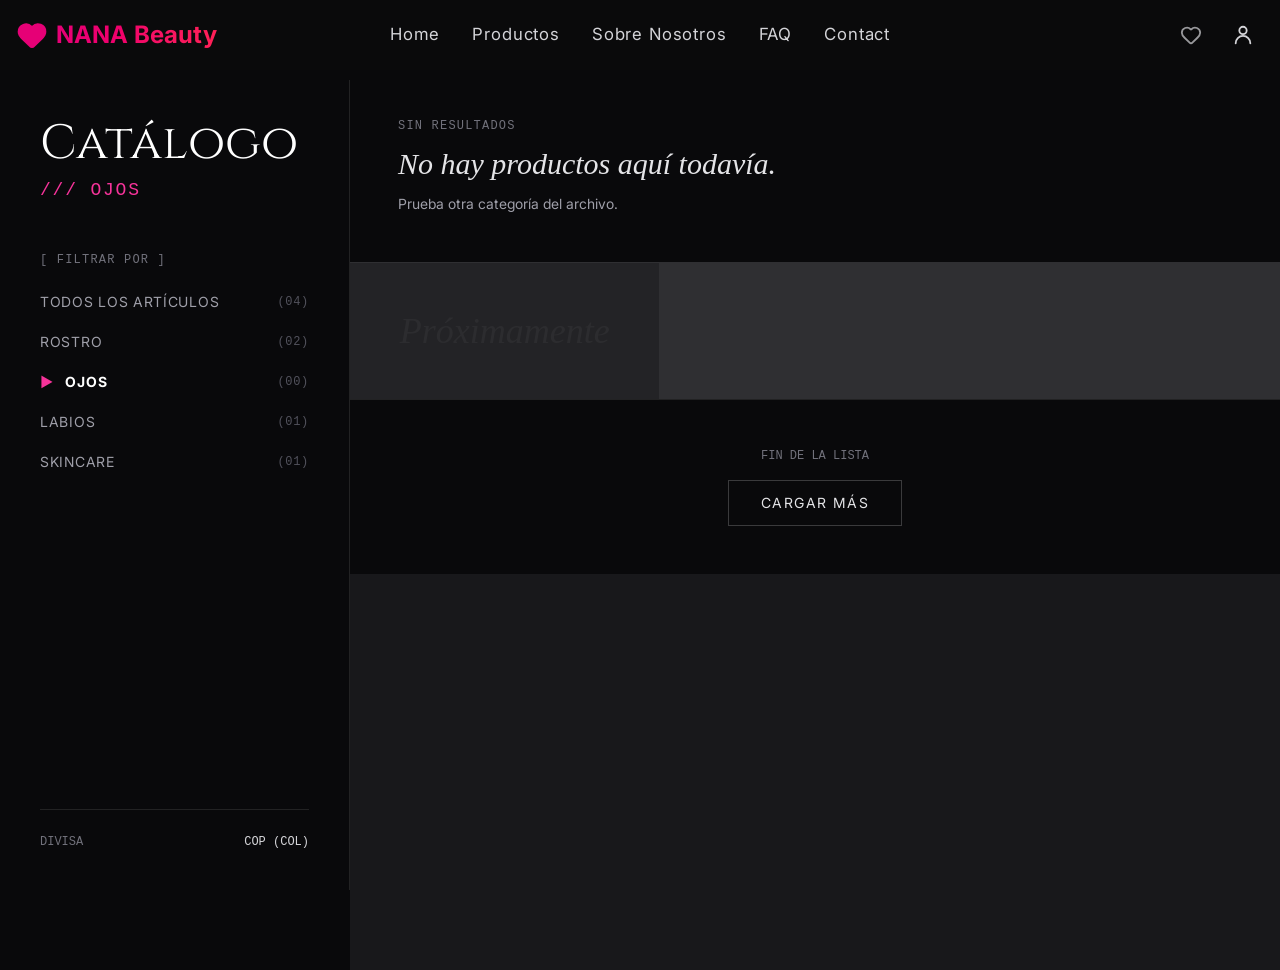
<file: category/eyes.html>
<!DOCTYPE html><html lang="es"> <head><meta charset="utf-8"><link rel="icon" type="image/svg+xml" href="../favicon.svg"><meta name="viewport" content="width=device-width"><title>Ojos | NANA Beauty</title><meta name="astro-view-transitions-enabled" content="true"><meta name="astro-view-transitions-fallback" content="animate"><script type="module" src="../_astro/ClientRouter.astro_astro_type_script_index_0_lang.QW52Ox2j.js"></script><link rel="stylesheet" href="../_astro/about.DHGASnwx.css"></head> <body> <script>
  const applyActive = () => {
    const path = window.location.pathname;

    document.querySelectorAll('a[data-nav-link]').forEach((a) => {
      const href = a.getAttribute('href') || '/';
      const isActive = href === '/' ? path === '/' : path.startsWith(href);

      a.classList.toggle('text-pink-200', isActive);
      a.classList.toggle('after:scale-x-100', isActive);
    });
  };

  applyActive();
  document.addEventListener('astro:page-load', applyActive);
</script> <header class="sticky top-0 z-50 bg-zinc-950/80 backdrop-blur-md" data-astro-cid-3ef6ksr2 data-astro-transition-persist="astro-5lkratfz-1"> <div class="mx-auto w-[min(1800px,calc(100%-2rem))] py-4" data-astro-cid-3ef6ksr2> <div class="grid grid-cols-[1fr_auto_1fr] items-center gap-4" data-astro-cid-3ef6ksr2> <a href="../index.html" data-astro-prefetch aria-label="NANA Beauty home" class="inline-flex min-w-max items-center gap-2 no-underline justify-self-start" data-astro-cid-3ef6ksr2> <svg class="h-8 w-8 text-pink-600 fill-pink-600" viewBox="0 0 24 24" aria-hidden="true" focusable="false" data-astro-cid-3ef6ksr2> <path d="M2 9.5a5.5 5.5 0 0 1 9.591-3.676.56.56 0 0 0 .818 0A5.49 5.49 0 0 1 22 9.5c0 2.29-1.5 4-3 5.5l-5.492 5.313a2 2 0 0 1-3 .019L5 15c-1.5-1.5-3-3.2-3-5.5" fill="currentColor" stroke="currentColor" stroke-width="1.5" stroke-linecap="round" stroke-linejoin="round" data-astro-cid-3ef6ksr2></path> </svg> <span class="text-2xl font-extrabold bg-linear-to-r from-pink-600 to-rose-500 bg-clip-text text-transparent max-sm:text-[1.15rem]" data-astro-cid-3ef6ksr2>
NANA Beauty
</span> </a> <nav class="hidden md:flex items-center gap-8 justify-self-center" aria-label="Primary navigation" data-astro-cid-3ef6ksr2> <a data-nav-link href="../index.html" class="relative text-[1.05rem] tracking-wider text-zinc-300 transition-colors duration-200 hover:text-pink-200
   after:absolute after:left-0 after:-bottom-2 after:h-[2px] after:w-full after:origin-left after:scale-x-0
   after:rounded-full after:bg-pink-300 after:transition-transform after:duration-200
   hover:after:scale-x-100
   " data-astro-cid-3ef6ksr2>Home</a> <a data-nav-link href="../catalog.html" class="relative text-[1.05rem] tracking-wider text-zinc-300 transition-colors duration-200 hover:text-pink-200
   after:absolute after:left-0 after:-bottom-2 after:h-[2px] after:w-full after:origin-left after:scale-x-0
   after:rounded-full after:bg-pink-300 after:transition-transform after:duration-200
   hover:after:scale-x-100
   " data-astro-cid-3ef6ksr2>Productos</a> <a data-nav-link href="../about.html" class="relative text-[1.05rem] tracking-wider text-zinc-300 transition-colors duration-200 hover:text-pink-200
   after:absolute after:left-0 after:-bottom-2 after:h-[2px] after:w-full after:origin-left after:scale-x-0
   after:rounded-full after:bg-pink-300 after:transition-transform after:duration-200
   hover:after:scale-x-100
   " data-astro-cid-3ef6ksr2>Sobre Nosotros</a> <a data-nav-link href="../faq.html" class="relative text-[1.05rem] tracking-wider text-zinc-300 transition-colors duration-200 hover:text-pink-200
   after:absolute after:left-0 after:-bottom-2 after:h-[2px] after:w-full after:origin-left after:scale-x-0
   after:rounded-full after:bg-pink-300 after:transition-transform after:duration-200
   hover:after:scale-x-100
   " data-astro-cid-3ef6ksr2>FAQ</a> <a data-nav-link href="../contact.html" class="relative text-[1.05rem] tracking-wider text-zinc-300 transition-colors duration-200 hover:text-pink-200
   after:absolute after:left-0 after:-bottom-2 after:h-[2px] after:w-full after:origin-left after:scale-x-0
   after:rounded-full after:bg-pink-300 after:transition-transform after:duration-200
   hover:after:scale-x-100
   " data-astro-cid-3ef6ksr2>Contact</a> </nav> <div class="flex items-center gap-2.5 justify-self-end" data-astro-cid-3ef6ksr2> <button type="button" data-disabled-auth class="inline-flex items-center gap-2 rounded-xl px-2.5 py-2 text-zinc-300 transition duration-200
   hover:bg-pink-500/10 hover:text-pink-200 active:translate-y-[1px] focus:outline-none
   focus-visible:ring-2 focus-visible:ring-pink-500/30  cursor-not-allowed opacity-70" aria-label="Liked items (no disponible)" title="Función en construcción" data-astro-cid-3ef6ksr2> <svg class="h-5.5 w-5.5" viewBox="0 0 24 24" aria-hidden="true" focusable="false" data-astro-cid-3ef6ksr2> <path d="M2 9.5a5.5 5.5 0 0 1 9.591-3.676.56.56 0 0 0 .818 0A5.49 5.49 0 0 1 22 9.5c0 2.29-1.5 4-3 5.5l-5.492 5.313a2 2 0 0 1-3 .019L5 15c-1.5-1.5-3-3.2-3-5.5" fill="none" stroke="currentColor" stroke-width="2" stroke-linecap="round" stroke-linejoin="round" data-astro-cid-3ef6ksr2></path> </svg> </button> <!-- <a class={iconBtnClass("/liked")} href="/liked" aria-label="Liked items" data-astro-prefetch>
          <svg class="h-5.5 w-5.5" viewBox="0 0 24 24" aria-hidden="true" focusable="false">
            <path
              d="M2 9.5a5.5 5.5 0 0 1 9.591-3.676.56.56 0 0 0 .818 0A5.49 5.49 0 0 1 22 9.5c0 2.29-1.5 4-3 5.5l-5.492 5.313a2 2 0 0 1-3 .019L5 15c-1.5-1.5-3-3.2-3-5.5"
              fill="none"
              stroke="currentColor"
              stroke-width="2"
              stroke-linecap="round"
              stroke-linejoin="round"
            />
          </svg>
        </a> --> <!-- <button
          type="button"
          data-disabled-auth
          class={`${iconBtnClass("/") } cursor-not-allowed opacity-70`}
          aria-label="Liked items (no disponible)"
          title="Función en construcción"

        >
          <svg class="h-5.5 w-5.5" viewBox="0 0 24 24" aria-hidden="true" focusable="false">
            <path
              d="M20 21a8 8 0 0 0-16 0"
              fill="none"
              stroke="currentColor"
              stroke-width="2"
              stroke-linecap="round"
            />
            <circle cx="12" cy="7" r="4" fill="none" stroke="currentColor" stroke-width="2" />
          </svg>
        </button> --> <a class="inline-flex items-center gap-2 rounded-xl px-2.5 py-2 text-zinc-300 transition duration-200
   hover:bg-pink-500/10 hover:text-pink-200 active:translate-y-[1px] focus:outline-none
   focus-visible:ring-2 focus-visible:ring-pink-500/30 " href="../login.html" aria-label="Login" data-astro-prefetch data-astro-cid-3ef6ksr2> <svg class="h-5.5 w-5.5" viewBox="0 0 24 24" aria-hidden="true" focusable="false" data-astro-cid-3ef6ksr2> <path d="M20 21a8 8 0 0 0-16 0" fill="none" stroke="currentColor" stroke-width="2" stroke-linecap="round" data-astro-cid-3ef6ksr2></path> <circle cx="12" cy="7" r="4" fill="none" stroke="currentColor" stroke-width="2" data-astro-cid-3ef6ksr2></circle> </svg> </a> <details class="relative md:hidden" data-astro-cid-3ef6ksr2> <summary class="inline-flex items-center gap-2 rounded-xl px-2.5 py-2 text-zinc-300 transition duration-200
   hover:bg-pink-500/10 hover:text-pink-200 active:translate-y-[1px] focus:outline-none
   focus-visible:ring-2 focus-visible:ring-pink-500/30 " aria-label="Open menu" data-astro-cid-3ef6ksr2> <svg class="h-5.5 w-5.5" viewBox="0 0 24 24" aria-hidden="true" focusable="false" data-astro-cid-3ef6ksr2> <path d="M4 6h16M4 12h16M4 18h16" fill="none" stroke="currentColor" stroke-width="2" stroke-linecap="round" data-astro-cid-3ef6ksr2></path> </svg> </summary> <div class="absolute right-0 top-[calc(100%+10px)] w-[min(260px,85vw)] rounded-2xl
                  border border-white/10 bg-zinc-950/90 p-2 backdrop-blur-xl
                  shadow-[0_18px_60px_rgba(0,0,0,0.55)]" role="menu" data-astro-cid-3ef6ksr2> <a class="block rounded-xl px-3 py-2.5 text-zinc-200 transition hover:bg-pink-500/10 hover:text-pink-200" href="../catalog.html" data-astro-prefetch role="menuitem" data-astro-cid-3ef6ksr2>Productos</a> <a class="block rounded-xl px-3 py-2.5 text-zinc-200 transition hover:bg-pink-500/10 hover:text-pink-200" href="../about.html" data-astro-prefetch role="menuitem" data-astro-cid-3ef6ksr2>About Us</a> <a class="block rounded-xl px-3 py-2.5 text-zinc-200 transition hover:bg-pink-500/10 hover:text-pink-200" href="../faq.html" data-astro-prefetch role="menuitem" data-astro-cid-3ef6ksr2>FAQ</a> <a class="block rounded-xl px-3 py-2.5 text-zinc-200 transition hover:bg-pink-500/10 hover:text-pink-200" href="../contact.html" data-astro-prefetch role="menuitem" data-astro-cid-3ef6ksr2>Contact</a> <a class="block rounded-xl px-3 py-2.5 text-zinc-200 transition hover:bg-pink-500/10 hover:text-pink-200" href="https://wa.me/573116973505" target="_blank" rel="noopener noreferrer" role="menuitem" data-astro-cid-3ef6ksr2>
WhatsApp
</a> </div> </details> </div> </div> </div>  </header> <main>  <div class="min-h-screen bg-zinc-950 text-zinc-200 lg:grid lg:grid-cols-[300px_1fr] xl:grid-cols-[350px_1fr]"> <aside class="relative flex flex-col border-b border-white/10 bg-zinc-950 p-6 lg:sticky lg:top-20 lg:h-[90vh] lg:border-b-0 lg:border-r lg:p-10 z-20"> <div class="mb-12"> <h1 class="font-cinzel text-5xl text-white">
Catálogo
<span class="block text-lg font-normal not-italic text-pink-500 font-mono tracking-widest mt-2">
/// OJOS </span> </h1> </div> <nav class="flex-1 space-y-1"> <p class="mb-4 font-mono text-xs text-zinc-500 uppercase tracking-widest">[ Filtrar por ]</p> <a href="../catalog.html" class="group flex items-center justify-between py-2 text-sm uppercase tracking-wider transition-all duration-300 hover:pl-2"> <span class="text-zinc-400 group-hover:text-white">  Todos los Artículos </span> <span class="font-mono text-xs text-zinc-600 group-hover:text-zinc-400">
(04)
</span> </a><a href="face.html" class="group flex items-center justify-between py-2 text-sm uppercase tracking-wider transition-all duration-300 hover:pl-2"> <span class="text-zinc-400 group-hover:text-white">  Rostro </span> <span class="font-mono text-xs text-zinc-600 group-hover:text-zinc-400">
(02)
</span> </a><a href="eyes.html" class="group flex items-center justify-between py-2 text-sm uppercase tracking-wider transition-all duration-300 hover:pl-2"> <span class="text-white font-bold"> <span class="text-pink-500 mr-2">►</span> Ojos </span> <span class="font-mono text-xs text-zinc-600 group-hover:text-zinc-400">
(00)
</span> </a><a href="lips.html" class="group flex items-center justify-between py-2 text-sm uppercase tracking-wider transition-all duration-300 hover:pl-2"> <span class="text-zinc-400 group-hover:text-white">  Labios </span> <span class="font-mono text-xs text-zinc-600 group-hover:text-zinc-400">
(01)
</span> </a><a href="skincare.html" class="group flex items-center justify-between py-2 text-sm uppercase tracking-wider transition-all duration-300 hover:pl-2"> <span class="text-zinc-400 group-hover:text-white">  Skincare </span> <span class="font-mono text-xs text-zinc-600 group-hover:text-zinc-400">
(01)
</span> </a> </nav> <div class="mt-12 lg:mt-auto"> <div class="h-px w-full bg-white/10 mb-6"></div> <div class="flex justify-between font-mono text-xs text-zinc-500"> <span>DIVISA</span> <span class="text-zinc-300">COP (COL)</span> </div> </div> </aside> <main class="relative bg-zinc-900"> <div class="grid grid-cols-1 gap-px bg-white/10 sm:grid-cols-2 xl:grid-cols-3">   <div class="bg-zinc-950 p-12 sm:col-span-2 xl:col-span-3"> <p class="font-mono text-xs text-zinc-500 uppercase tracking-widest mb-3">SIN RESULTADOS</p> <h2 class="font-serif italic text-3xl text-zinc-200">No hay productos aquí todavía.</h2> <p class="mt-3 text-sm text-zinc-400">Prueba otra categoría del archivo.</p> </div> <div class="hidden xl:flex bg-zinc-950 p-12 items-center justify-center opacity-30"> <span class="font-serif italic text-4xl text-zinc-800">Próximamente</span> </div> </div> <div class="bg-zinc-950 border-t border-white/10 p-12 text-center"> <p class="font-mono text-xs text-zinc-500 mb-4">FIN DE LA LISTA</p> <button class="border border-white/20 px-8 py-3 text-sm uppercase tracking-widest hover:bg-white hover:text-black transition-colors">
Cargar Más
</button> </div> </main> </div>  </main> <script type="module" src="../_astro/BaseLayout.astro_astro_type_script_index_0_lang.BSPTIHp1.js"></script> </body> </html>
</file>
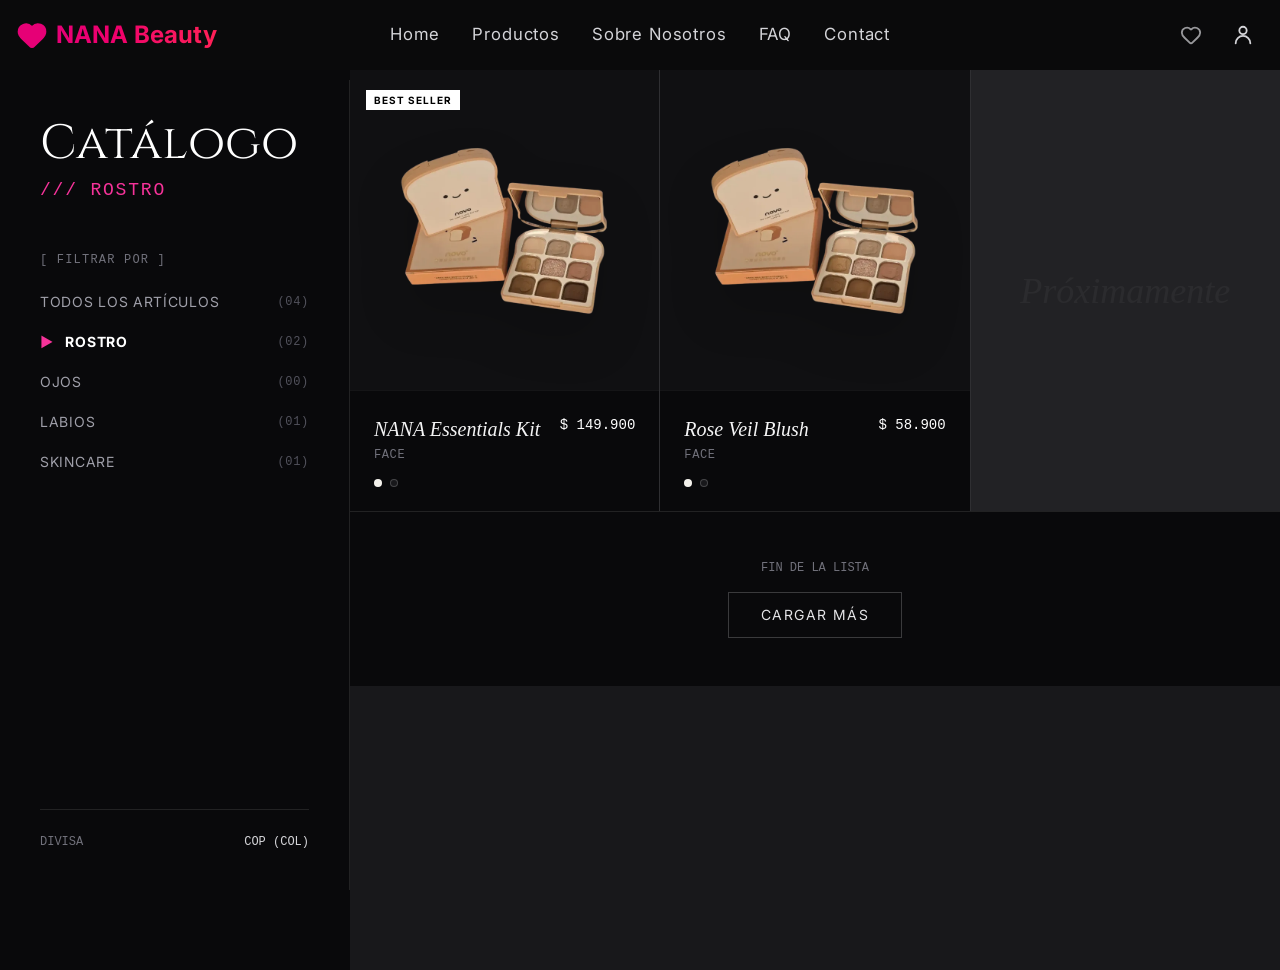
<file: category/face.html>
<!DOCTYPE html><html lang="es"> <head><meta charset="utf-8"><link rel="icon" type="image/svg+xml" href="../favicon.svg"><meta name="viewport" content="width=device-width"><title>Rostro | NANA Beauty</title><meta name="astro-view-transitions-enabled" content="true"><meta name="astro-view-transitions-fallback" content="animate"><script type="module" src="../_astro/ClientRouter.astro_astro_type_script_index_0_lang.QW52Ox2j.js"></script><link rel="stylesheet" href="../_astro/about.DHGASnwx.css"></head> <body> <script>
  const applyActive = () => {
    const path = window.location.pathname;

    document.querySelectorAll('a[data-nav-link]').forEach((a) => {
      const href = a.getAttribute('href') || '/';
      const isActive = href === '/' ? path === '/' : path.startsWith(href);

      a.classList.toggle('text-pink-200', isActive);
      a.classList.toggle('after:scale-x-100', isActive);
    });
  };

  applyActive();
  document.addEventListener('astro:page-load', applyActive);
</script> <header class="sticky top-0 z-50 bg-zinc-950/80 backdrop-blur-md" data-astro-cid-3ef6ksr2 data-astro-transition-persist="astro-5lkratfz-1"> <div class="mx-auto w-[min(1800px,calc(100%-2rem))] py-4" data-astro-cid-3ef6ksr2> <div class="grid grid-cols-[1fr_auto_1fr] items-center gap-4" data-astro-cid-3ef6ksr2> <a href="../index.html" data-astro-prefetch aria-label="NANA Beauty home" class="inline-flex min-w-max items-center gap-2 no-underline justify-self-start" data-astro-cid-3ef6ksr2> <svg class="h-8 w-8 text-pink-600 fill-pink-600" viewBox="0 0 24 24" aria-hidden="true" focusable="false" data-astro-cid-3ef6ksr2> <path d="M2 9.5a5.5 5.5 0 0 1 9.591-3.676.56.56 0 0 0 .818 0A5.49 5.49 0 0 1 22 9.5c0 2.29-1.5 4-3 5.5l-5.492 5.313a2 2 0 0 1-3 .019L5 15c-1.5-1.5-3-3.2-3-5.5" fill="currentColor" stroke="currentColor" stroke-width="1.5" stroke-linecap="round" stroke-linejoin="round" data-astro-cid-3ef6ksr2></path> </svg> <span class="text-2xl font-extrabold bg-linear-to-r from-pink-600 to-rose-500 bg-clip-text text-transparent max-sm:text-[1.15rem]" data-astro-cid-3ef6ksr2>
NANA Beauty
</span> </a> <nav class="hidden md:flex items-center gap-8 justify-self-center" aria-label="Primary navigation" data-astro-cid-3ef6ksr2> <a data-nav-link href="../index.html" class="relative text-[1.05rem] tracking-wider text-zinc-300 transition-colors duration-200 hover:text-pink-200
   after:absolute after:left-0 after:-bottom-2 after:h-[2px] after:w-full after:origin-left after:scale-x-0
   after:rounded-full after:bg-pink-300 after:transition-transform after:duration-200
   hover:after:scale-x-100
   " data-astro-cid-3ef6ksr2>Home</a> <a data-nav-link href="../catalog.html" class="relative text-[1.05rem] tracking-wider text-zinc-300 transition-colors duration-200 hover:text-pink-200
   after:absolute after:left-0 after:-bottom-2 after:h-[2px] after:w-full after:origin-left after:scale-x-0
   after:rounded-full after:bg-pink-300 after:transition-transform after:duration-200
   hover:after:scale-x-100
   " data-astro-cid-3ef6ksr2>Productos</a> <a data-nav-link href="../about.html" class="relative text-[1.05rem] tracking-wider text-zinc-300 transition-colors duration-200 hover:text-pink-200
   after:absolute after:left-0 after:-bottom-2 after:h-[2px] after:w-full after:origin-left after:scale-x-0
   after:rounded-full after:bg-pink-300 after:transition-transform after:duration-200
   hover:after:scale-x-100
   " data-astro-cid-3ef6ksr2>Sobre Nosotros</a> <a data-nav-link href="../faq.html" class="relative text-[1.05rem] tracking-wider text-zinc-300 transition-colors duration-200 hover:text-pink-200
   after:absolute after:left-0 after:-bottom-2 after:h-[2px] after:w-full after:origin-left after:scale-x-0
   after:rounded-full after:bg-pink-300 after:transition-transform after:duration-200
   hover:after:scale-x-100
   " data-astro-cid-3ef6ksr2>FAQ</a> <a data-nav-link href="../contact.html" class="relative text-[1.05rem] tracking-wider text-zinc-300 transition-colors duration-200 hover:text-pink-200
   after:absolute after:left-0 after:-bottom-2 after:h-[2px] after:w-full after:origin-left after:scale-x-0
   after:rounded-full after:bg-pink-300 after:transition-transform after:duration-200
   hover:after:scale-x-100
   " data-astro-cid-3ef6ksr2>Contact</a> </nav> <div class="flex items-center gap-2.5 justify-self-end" data-astro-cid-3ef6ksr2> <button type="button" data-disabled-auth class="inline-flex items-center gap-2 rounded-xl px-2.5 py-2 text-zinc-300 transition duration-200
   hover:bg-pink-500/10 hover:text-pink-200 active:translate-y-[1px] focus:outline-none
   focus-visible:ring-2 focus-visible:ring-pink-500/30  cursor-not-allowed opacity-70" aria-label="Liked items (no disponible)" title="Función en construcción" data-astro-cid-3ef6ksr2> <svg class="h-5.5 w-5.5" viewBox="0 0 24 24" aria-hidden="true" focusable="false" data-astro-cid-3ef6ksr2> <path d="M2 9.5a5.5 5.5 0 0 1 9.591-3.676.56.56 0 0 0 .818 0A5.49 5.49 0 0 1 22 9.5c0 2.29-1.5 4-3 5.5l-5.492 5.313a2 2 0 0 1-3 .019L5 15c-1.5-1.5-3-3.2-3-5.5" fill="none" stroke="currentColor" stroke-width="2" stroke-linecap="round" stroke-linejoin="round" data-astro-cid-3ef6ksr2></path> </svg> </button> <!-- <a class={iconBtnClass("/liked")} href="/liked" aria-label="Liked items" data-astro-prefetch>
          <svg class="h-5.5 w-5.5" viewBox="0 0 24 24" aria-hidden="true" focusable="false">
            <path
              d="M2 9.5a5.5 5.5 0 0 1 9.591-3.676.56.56 0 0 0 .818 0A5.49 5.49 0 0 1 22 9.5c0 2.29-1.5 4-3 5.5l-5.492 5.313a2 2 0 0 1-3 .019L5 15c-1.5-1.5-3-3.2-3-5.5"
              fill="none"
              stroke="currentColor"
              stroke-width="2"
              stroke-linecap="round"
              stroke-linejoin="round"
            />
          </svg>
        </a> --> <!-- <button
          type="button"
          data-disabled-auth
          class={`${iconBtnClass("/") } cursor-not-allowed opacity-70`}
          aria-label="Liked items (no disponible)"
          title="Función en construcción"

        >
          <svg class="h-5.5 w-5.5" viewBox="0 0 24 24" aria-hidden="true" focusable="false">
            <path
              d="M20 21a8 8 0 0 0-16 0"
              fill="none"
              stroke="currentColor"
              stroke-width="2"
              stroke-linecap="round"
            />
            <circle cx="12" cy="7" r="4" fill="none" stroke="currentColor" stroke-width="2" />
          </svg>
        </button> --> <a class="inline-flex items-center gap-2 rounded-xl px-2.5 py-2 text-zinc-300 transition duration-200
   hover:bg-pink-500/10 hover:text-pink-200 active:translate-y-[1px] focus:outline-none
   focus-visible:ring-2 focus-visible:ring-pink-500/30 " href="../login.html" aria-label="Login" data-astro-prefetch data-astro-cid-3ef6ksr2> <svg class="h-5.5 w-5.5" viewBox="0 0 24 24" aria-hidden="true" focusable="false" data-astro-cid-3ef6ksr2> <path d="M20 21a8 8 0 0 0-16 0" fill="none" stroke="currentColor" stroke-width="2" stroke-linecap="round" data-astro-cid-3ef6ksr2></path> <circle cx="12" cy="7" r="4" fill="none" stroke="currentColor" stroke-width="2" data-astro-cid-3ef6ksr2></circle> </svg> </a> <details class="relative md:hidden" data-astro-cid-3ef6ksr2> <summary class="inline-flex items-center gap-2 rounded-xl px-2.5 py-2 text-zinc-300 transition duration-200
   hover:bg-pink-500/10 hover:text-pink-200 active:translate-y-[1px] focus:outline-none
   focus-visible:ring-2 focus-visible:ring-pink-500/30 " aria-label="Open menu" data-astro-cid-3ef6ksr2> <svg class="h-5.5 w-5.5" viewBox="0 0 24 24" aria-hidden="true" focusable="false" data-astro-cid-3ef6ksr2> <path d="M4 6h16M4 12h16M4 18h16" fill="none" stroke="currentColor" stroke-width="2" stroke-linecap="round" data-astro-cid-3ef6ksr2></path> </svg> </summary> <div class="absolute right-0 top-[calc(100%+10px)] w-[min(260px,85vw)] rounded-2xl
                  border border-white/10 bg-zinc-950/90 p-2 backdrop-blur-xl
                  shadow-[0_18px_60px_rgba(0,0,0,0.55)]" role="menu" data-astro-cid-3ef6ksr2> <a class="block rounded-xl px-3 py-2.5 text-zinc-200 transition hover:bg-pink-500/10 hover:text-pink-200" href="../catalog.html" data-astro-prefetch role="menuitem" data-astro-cid-3ef6ksr2>Productos</a> <a class="block rounded-xl px-3 py-2.5 text-zinc-200 transition hover:bg-pink-500/10 hover:text-pink-200" href="../about.html" data-astro-prefetch role="menuitem" data-astro-cid-3ef6ksr2>About Us</a> <a class="block rounded-xl px-3 py-2.5 text-zinc-200 transition hover:bg-pink-500/10 hover:text-pink-200" href="../faq.html" data-astro-prefetch role="menuitem" data-astro-cid-3ef6ksr2>FAQ</a> <a class="block rounded-xl px-3 py-2.5 text-zinc-200 transition hover:bg-pink-500/10 hover:text-pink-200" href="../contact.html" data-astro-prefetch role="menuitem" data-astro-cid-3ef6ksr2>Contact</a> <a class="block rounded-xl px-3 py-2.5 text-zinc-200 transition hover:bg-pink-500/10 hover:text-pink-200" href="https://wa.me/573116973505" target="_blank" rel="noopener noreferrer" role="menuitem" data-astro-cid-3ef6ksr2>
WhatsApp
</a> </div> </details> </div> </div> </div>  </header> <main>  <div class="min-h-screen bg-zinc-950 text-zinc-200 lg:grid lg:grid-cols-[300px_1fr] xl:grid-cols-[350px_1fr]"> <aside class="relative flex flex-col border-b border-white/10 bg-zinc-950 p-6 lg:sticky lg:top-20 lg:h-[90vh] lg:border-b-0 lg:border-r lg:p-10 z-20"> <div class="mb-12"> <h1 class="font-cinzel text-5xl text-white">
Catálogo
<span class="block text-lg font-normal not-italic text-pink-500 font-mono tracking-widest mt-2">
/// ROSTRO </span> </h1> </div> <nav class="flex-1 space-y-1"> <p class="mb-4 font-mono text-xs text-zinc-500 uppercase tracking-widest">[ Filtrar por ]</p> <a href="../catalog.html" class="group flex items-center justify-between py-2 text-sm uppercase tracking-wider transition-all duration-300 hover:pl-2"> <span class="text-zinc-400 group-hover:text-white">  Todos los Artículos </span> <span class="font-mono text-xs text-zinc-600 group-hover:text-zinc-400">
(04)
</span> </a><a href="face.html" class="group flex items-center justify-between py-2 text-sm uppercase tracking-wider transition-all duration-300 hover:pl-2"> <span class="text-white font-bold"> <span class="text-pink-500 mr-2">►</span> Rostro </span> <span class="font-mono text-xs text-zinc-600 group-hover:text-zinc-400">
(02)
</span> </a><a href="eyes.html" class="group flex items-center justify-between py-2 text-sm uppercase tracking-wider transition-all duration-300 hover:pl-2"> <span class="text-zinc-400 group-hover:text-white">  Ojos </span> <span class="font-mono text-xs text-zinc-600 group-hover:text-zinc-400">
(00)
</span> </a><a href="lips.html" class="group flex items-center justify-between py-2 text-sm uppercase tracking-wider transition-all duration-300 hover:pl-2"> <span class="text-zinc-400 group-hover:text-white">  Labios </span> <span class="font-mono text-xs text-zinc-600 group-hover:text-zinc-400">
(01)
</span> </a><a href="skincare.html" class="group flex items-center justify-between py-2 text-sm uppercase tracking-wider transition-all duration-300 hover:pl-2"> <span class="text-zinc-400 group-hover:text-white">  Skincare </span> <span class="font-mono text-xs text-zinc-600 group-hover:text-zinc-400">
(01)
</span> </a> </nav> <div class="mt-12 lg:mt-auto"> <div class="h-px w-full bg-white/10 mb-6"></div> <div class="flex justify-between font-mono text-xs text-zinc-500"> <span>DIVISA</span> <span class="text-zinc-300">COP (COL)</span> </div> </div> </aside> <main class="relative bg-zinc-900"> <div class="grid grid-cols-1 gap-px bg-white/10 sm:grid-cols-2 xl:grid-cols-3">  <a href="../catalog/nana-essentials-kit.html" class="group relative block bg-zinc-950 overflow-hidden h-full"> <div class="relative aspect-3/4 w-full max-h-80 overflow-hidden bg-zinc-900/50"> <div class="flex h-full w-full items-center justify-center p-10 transition-transform duration-700 ease-in-out group-hover:scale-105"> <img src="../_astro/bread.DFkYFCWI_Z1ptrnC.webp" alt="NANA Essentials Kit" loading="lazy" decoding="async" fetchpriority="auto" width="600" height="800" class="max-h-full w-auto object-contain drop-shadow-2xl"> </div> <div class="pointer-events-none absolute inset-0 bg-pink-500/0 transition-colors duration-300 group-hover:bg-pink-500/5 mix-blend-overlay"></div> <div class="absolute top-0 left-0 p-4"> <span class="bg-white text-black text-[10px] font-bold px-2 py-1 uppercase tracking-widest"> Best seller </span> </div> </div> <div class="relative border-t border-white/5 p-6 transition-colors duration-300 group-hover:bg-zinc-900"> <div class="flex items-start justify-between gap-4"> <div> <h3 class="font-serif text-xl italic text-zinc-100 group-hover:text-pink-400 transition-colors"> NANA Essentials Kit </h3> <p class="mt-1 text-xs font-mono text-zinc-500 uppercase tracking-wider"> Face </p> </div> <div class="text-right"> <p class="font-mono text-sm font-medium text-white"> $ 149.900 </p> </div> </div> <div class="mt-4 flex gap-2"> <span class="h-2 w-2 rounded-full border border-white/20" style="background-color: #F2F0EA"></span><span class="h-2 w-2 rounded-full border border-white/20" style="background-color: #18181b"></span> </div> <div class="absolute right-6 bottom-6 translate-y-4 opacity-0 transition-all duration-300 group-hover:translate-y-0 group-hover:opacity-100"> <span class="text-xs font-bold uppercase tracking-widest text-zinc-400 border-b border-zinc-400 pb-0.5 hover:text-white hover:border-white">
Vista Rápida
</span> </div> </div> </a><a href="../catalog/rose-veil-blush.html" class="group relative block bg-zinc-950 overflow-hidden h-full"> <div class="relative aspect-3/4 w-full max-h-80 overflow-hidden bg-zinc-900/50"> <div class="flex h-full w-full items-center justify-center p-10 transition-transform duration-700 ease-in-out group-hover:scale-105"> <img src="../_astro/bread.DFkYFCWI_Z1ptrnC.webp" alt="Rose Veil Blush" loading="lazy" decoding="async" fetchpriority="auto" width="600" height="800" class="max-h-full w-auto object-contain drop-shadow-2xl"> </div> <div class="pointer-events-none absolute inset-0 bg-pink-500/0 transition-colors duration-300 group-hover:bg-pink-500/5 mix-blend-overlay"></div>  </div> <div class="relative border-t border-white/5 p-6 transition-colors duration-300 group-hover:bg-zinc-900"> <div class="flex items-start justify-between gap-4"> <div> <h3 class="font-serif text-xl italic text-zinc-100 group-hover:text-pink-400 transition-colors"> Rose Veil Blush </h3> <p class="mt-1 text-xs font-mono text-zinc-500 uppercase tracking-wider"> Face </p> </div> <div class="text-right"> <p class="font-mono text-sm font-medium text-white"> $ 58.900 </p> </div> </div> <div class="mt-4 flex gap-2"> <span class="h-2 w-2 rounded-full border border-white/20" style="background-color: #F2F0EA"></span><span class="h-2 w-2 rounded-full border border-white/20" style="background-color: #18181b"></span> </div> <div class="absolute right-6 bottom-6 translate-y-4 opacity-0 transition-all duration-300 group-hover:translate-y-0 group-hover:opacity-100"> <span class="text-xs font-bold uppercase tracking-widest text-zinc-400 border-b border-zinc-400 pb-0.5 hover:text-white hover:border-white">
Vista Rápida
</span> </div> </div> </a>  <div class="hidden xl:flex bg-zinc-950 p-12 items-center justify-center opacity-30"> <span class="font-serif italic text-4xl text-zinc-800">Próximamente</span> </div> </div> <div class="bg-zinc-950 border-t border-white/10 p-12 text-center"> <p class="font-mono text-xs text-zinc-500 mb-4">FIN DE LA LISTA</p> <button class="border border-white/20 px-8 py-3 text-sm uppercase tracking-widest hover:bg-white hover:text-black transition-colors">
Cargar Más
</button> </div> </main> </div>  </main> <script type="module" src="../_astro/BaseLayout.astro_astro_type_script_index_0_lang.BSPTIHp1.js"></script> </body> </html>
</file>
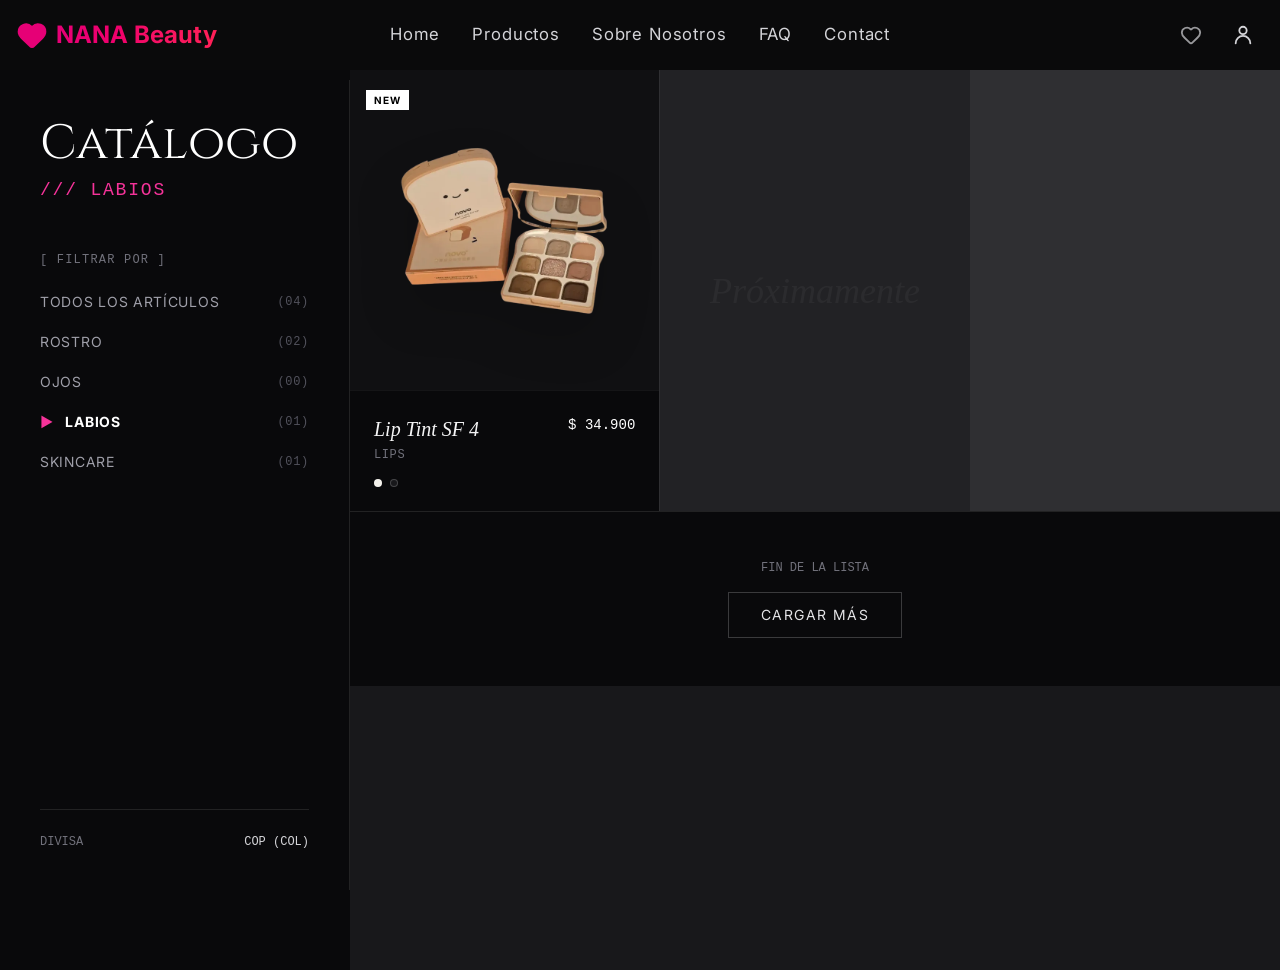
<file: category/lips.html>
<!DOCTYPE html><html lang="es"> <head><meta charset="utf-8"><link rel="icon" type="image/svg+xml" href="../favicon.svg"><meta name="viewport" content="width=device-width"><title>Labios | NANA Beauty</title><meta name="astro-view-transitions-enabled" content="true"><meta name="astro-view-transitions-fallback" content="animate"><script type="module" src="../_astro/ClientRouter.astro_astro_type_script_index_0_lang.QW52Ox2j.js"></script><link rel="stylesheet" href="../_astro/about.DHGASnwx.css"></head> <body> <script>
  const applyActive = () => {
    const path = window.location.pathname;

    document.querySelectorAll('a[data-nav-link]').forEach((a) => {
      const href = a.getAttribute('href') || '/';
      const isActive = href === '/' ? path === '/' : path.startsWith(href);

      a.classList.toggle('text-pink-200', isActive);
      a.classList.toggle('after:scale-x-100', isActive);
    });
  };

  applyActive();
  document.addEventListener('astro:page-load', applyActive);
</script> <header class="sticky top-0 z-50 bg-zinc-950/80 backdrop-blur-md" data-astro-cid-3ef6ksr2 data-astro-transition-persist="astro-5lkratfz-1"> <div class="mx-auto w-[min(1800px,calc(100%-2rem))] py-4" data-astro-cid-3ef6ksr2> <div class="grid grid-cols-[1fr_auto_1fr] items-center gap-4" data-astro-cid-3ef6ksr2> <a href="../index.html" data-astro-prefetch aria-label="NANA Beauty home" class="inline-flex min-w-max items-center gap-2 no-underline justify-self-start" data-astro-cid-3ef6ksr2> <svg class="h-8 w-8 text-pink-600 fill-pink-600" viewBox="0 0 24 24" aria-hidden="true" focusable="false" data-astro-cid-3ef6ksr2> <path d="M2 9.5a5.5 5.5 0 0 1 9.591-3.676.56.56 0 0 0 .818 0A5.49 5.49 0 0 1 22 9.5c0 2.29-1.5 4-3 5.5l-5.492 5.313a2 2 0 0 1-3 .019L5 15c-1.5-1.5-3-3.2-3-5.5" fill="currentColor" stroke="currentColor" stroke-width="1.5" stroke-linecap="round" stroke-linejoin="round" data-astro-cid-3ef6ksr2></path> </svg> <span class="text-2xl font-extrabold bg-linear-to-r from-pink-600 to-rose-500 bg-clip-text text-transparent max-sm:text-[1.15rem]" data-astro-cid-3ef6ksr2>
NANA Beauty
</span> </a> <nav class="hidden md:flex items-center gap-8 justify-self-center" aria-label="Primary navigation" data-astro-cid-3ef6ksr2> <a data-nav-link href="../index.html" class="relative text-[1.05rem] tracking-wider text-zinc-300 transition-colors duration-200 hover:text-pink-200
   after:absolute after:left-0 after:-bottom-2 after:h-[2px] after:w-full after:origin-left after:scale-x-0
   after:rounded-full after:bg-pink-300 after:transition-transform after:duration-200
   hover:after:scale-x-100
   " data-astro-cid-3ef6ksr2>Home</a> <a data-nav-link href="../catalog.html" class="relative text-[1.05rem] tracking-wider text-zinc-300 transition-colors duration-200 hover:text-pink-200
   after:absolute after:left-0 after:-bottom-2 after:h-[2px] after:w-full after:origin-left after:scale-x-0
   after:rounded-full after:bg-pink-300 after:transition-transform after:duration-200
   hover:after:scale-x-100
   " data-astro-cid-3ef6ksr2>Productos</a> <a data-nav-link href="../about.html" class="relative text-[1.05rem] tracking-wider text-zinc-300 transition-colors duration-200 hover:text-pink-200
   after:absolute after:left-0 after:-bottom-2 after:h-[2px] after:w-full after:origin-left after:scale-x-0
   after:rounded-full after:bg-pink-300 after:transition-transform after:duration-200
   hover:after:scale-x-100
   " data-astro-cid-3ef6ksr2>Sobre Nosotros</a> <a data-nav-link href="../faq.html" class="relative text-[1.05rem] tracking-wider text-zinc-300 transition-colors duration-200 hover:text-pink-200
   after:absolute after:left-0 after:-bottom-2 after:h-[2px] after:w-full after:origin-left after:scale-x-0
   after:rounded-full after:bg-pink-300 after:transition-transform after:duration-200
   hover:after:scale-x-100
   " data-astro-cid-3ef6ksr2>FAQ</a> <a data-nav-link href="../contact.html" class="relative text-[1.05rem] tracking-wider text-zinc-300 transition-colors duration-200 hover:text-pink-200
   after:absolute after:left-0 after:-bottom-2 after:h-[2px] after:w-full after:origin-left after:scale-x-0
   after:rounded-full after:bg-pink-300 after:transition-transform after:duration-200
   hover:after:scale-x-100
   " data-astro-cid-3ef6ksr2>Contact</a> </nav> <div class="flex items-center gap-2.5 justify-self-end" data-astro-cid-3ef6ksr2> <button type="button" data-disabled-auth class="inline-flex items-center gap-2 rounded-xl px-2.5 py-2 text-zinc-300 transition duration-200
   hover:bg-pink-500/10 hover:text-pink-200 active:translate-y-[1px] focus:outline-none
   focus-visible:ring-2 focus-visible:ring-pink-500/30  cursor-not-allowed opacity-70" aria-label="Liked items (no disponible)" title="Función en construcción" data-astro-cid-3ef6ksr2> <svg class="h-5.5 w-5.5" viewBox="0 0 24 24" aria-hidden="true" focusable="false" data-astro-cid-3ef6ksr2> <path d="M2 9.5a5.5 5.5 0 0 1 9.591-3.676.56.56 0 0 0 .818 0A5.49 5.49 0 0 1 22 9.5c0 2.29-1.5 4-3 5.5l-5.492 5.313a2 2 0 0 1-3 .019L5 15c-1.5-1.5-3-3.2-3-5.5" fill="none" stroke="currentColor" stroke-width="2" stroke-linecap="round" stroke-linejoin="round" data-astro-cid-3ef6ksr2></path> </svg> </button> <!-- <a class={iconBtnClass("/liked")} href="/liked" aria-label="Liked items" data-astro-prefetch>
          <svg class="h-5.5 w-5.5" viewBox="0 0 24 24" aria-hidden="true" focusable="false">
            <path
              d="M2 9.5a5.5 5.5 0 0 1 9.591-3.676.56.56 0 0 0 .818 0A5.49 5.49 0 0 1 22 9.5c0 2.29-1.5 4-3 5.5l-5.492 5.313a2 2 0 0 1-3 .019L5 15c-1.5-1.5-3-3.2-3-5.5"
              fill="none"
              stroke="currentColor"
              stroke-width="2"
              stroke-linecap="round"
              stroke-linejoin="round"
            />
          </svg>
        </a> --> <!-- <button
          type="button"
          data-disabled-auth
          class={`${iconBtnClass("/") } cursor-not-allowed opacity-70`}
          aria-label="Liked items (no disponible)"
          title="Función en construcción"

        >
          <svg class="h-5.5 w-5.5" viewBox="0 0 24 24" aria-hidden="true" focusable="false">
            <path
              d="M20 21a8 8 0 0 0-16 0"
              fill="none"
              stroke="currentColor"
              stroke-width="2"
              stroke-linecap="round"
            />
            <circle cx="12" cy="7" r="4" fill="none" stroke="currentColor" stroke-width="2" />
          </svg>
        </button> --> <a class="inline-flex items-center gap-2 rounded-xl px-2.5 py-2 text-zinc-300 transition duration-200
   hover:bg-pink-500/10 hover:text-pink-200 active:translate-y-[1px] focus:outline-none
   focus-visible:ring-2 focus-visible:ring-pink-500/30 " href="../login.html" aria-label="Login" data-astro-prefetch data-astro-cid-3ef6ksr2> <svg class="h-5.5 w-5.5" viewBox="0 0 24 24" aria-hidden="true" focusable="false" data-astro-cid-3ef6ksr2> <path d="M20 21a8 8 0 0 0-16 0" fill="none" stroke="currentColor" stroke-width="2" stroke-linecap="round" data-astro-cid-3ef6ksr2></path> <circle cx="12" cy="7" r="4" fill="none" stroke="currentColor" stroke-width="2" data-astro-cid-3ef6ksr2></circle> </svg> </a> <details class="relative md:hidden" data-astro-cid-3ef6ksr2> <summary class="inline-flex items-center gap-2 rounded-xl px-2.5 py-2 text-zinc-300 transition duration-200
   hover:bg-pink-500/10 hover:text-pink-200 active:translate-y-[1px] focus:outline-none
   focus-visible:ring-2 focus-visible:ring-pink-500/30 " aria-label="Open menu" data-astro-cid-3ef6ksr2> <svg class="h-5.5 w-5.5" viewBox="0 0 24 24" aria-hidden="true" focusable="false" data-astro-cid-3ef6ksr2> <path d="M4 6h16M4 12h16M4 18h16" fill="none" stroke="currentColor" stroke-width="2" stroke-linecap="round" data-astro-cid-3ef6ksr2></path> </svg> </summary> <div class="absolute right-0 top-[calc(100%+10px)] w-[min(260px,85vw)] rounded-2xl
                  border border-white/10 bg-zinc-950/90 p-2 backdrop-blur-xl
                  shadow-[0_18px_60px_rgba(0,0,0,0.55)]" role="menu" data-astro-cid-3ef6ksr2> <a class="block rounded-xl px-3 py-2.5 text-zinc-200 transition hover:bg-pink-500/10 hover:text-pink-200" href="../catalog.html" data-astro-prefetch role="menuitem" data-astro-cid-3ef6ksr2>Productos</a> <a class="block rounded-xl px-3 py-2.5 text-zinc-200 transition hover:bg-pink-500/10 hover:text-pink-200" href="../about.html" data-astro-prefetch role="menuitem" data-astro-cid-3ef6ksr2>About Us</a> <a class="block rounded-xl px-3 py-2.5 text-zinc-200 transition hover:bg-pink-500/10 hover:text-pink-200" href="../faq.html" data-astro-prefetch role="menuitem" data-astro-cid-3ef6ksr2>FAQ</a> <a class="block rounded-xl px-3 py-2.5 text-zinc-200 transition hover:bg-pink-500/10 hover:text-pink-200" href="../contact.html" data-astro-prefetch role="menuitem" data-astro-cid-3ef6ksr2>Contact</a> <a class="block rounded-xl px-3 py-2.5 text-zinc-200 transition hover:bg-pink-500/10 hover:text-pink-200" href="https://wa.me/573116973505" target="_blank" rel="noopener noreferrer" role="menuitem" data-astro-cid-3ef6ksr2>
WhatsApp
</a> </div> </details> </div> </div> </div>  </header> <main>  <div class="min-h-screen bg-zinc-950 text-zinc-200 lg:grid lg:grid-cols-[300px_1fr] xl:grid-cols-[350px_1fr]"> <aside class="relative flex flex-col border-b border-white/10 bg-zinc-950 p-6 lg:sticky lg:top-20 lg:h-[90vh] lg:border-b-0 lg:border-r lg:p-10 z-20"> <div class="mb-12"> <h1 class="font-cinzel text-5xl text-white">
Catálogo
<span class="block text-lg font-normal not-italic text-pink-500 font-mono tracking-widest mt-2">
/// LABIOS </span> </h1> </div> <nav class="flex-1 space-y-1"> <p class="mb-4 font-mono text-xs text-zinc-500 uppercase tracking-widest">[ Filtrar por ]</p> <a href="../catalog.html" class="group flex items-center justify-between py-2 text-sm uppercase tracking-wider transition-all duration-300 hover:pl-2"> <span class="text-zinc-400 group-hover:text-white">  Todos los Artículos </span> <span class="font-mono text-xs text-zinc-600 group-hover:text-zinc-400">
(04)
</span> </a><a href="face.html" class="group flex items-center justify-between py-2 text-sm uppercase tracking-wider transition-all duration-300 hover:pl-2"> <span class="text-zinc-400 group-hover:text-white">  Rostro </span> <span class="font-mono text-xs text-zinc-600 group-hover:text-zinc-400">
(02)
</span> </a><a href="eyes.html" class="group flex items-center justify-between py-2 text-sm uppercase tracking-wider transition-all duration-300 hover:pl-2"> <span class="text-zinc-400 group-hover:text-white">  Ojos </span> <span class="font-mono text-xs text-zinc-600 group-hover:text-zinc-400">
(00)
</span> </a><a href="lips.html" class="group flex items-center justify-between py-2 text-sm uppercase tracking-wider transition-all duration-300 hover:pl-2"> <span class="text-white font-bold"> <span class="text-pink-500 mr-2">►</span> Labios </span> <span class="font-mono text-xs text-zinc-600 group-hover:text-zinc-400">
(01)
</span> </a><a href="skincare.html" class="group flex items-center justify-between py-2 text-sm uppercase tracking-wider transition-all duration-300 hover:pl-2"> <span class="text-zinc-400 group-hover:text-white">  Skincare </span> <span class="font-mono text-xs text-zinc-600 group-hover:text-zinc-400">
(01)
</span> </a> </nav> <div class="mt-12 lg:mt-auto"> <div class="h-px w-full bg-white/10 mb-6"></div> <div class="flex justify-between font-mono text-xs text-zinc-500"> <span>DIVISA</span> <span class="text-zinc-300">COP (COL)</span> </div> </div> </aside> <main class="relative bg-zinc-900"> <div class="grid grid-cols-1 gap-px bg-white/10 sm:grid-cols-2 xl:grid-cols-3">  <a href="../catalog/lip-tint-sf-4.html" class="group relative block bg-zinc-950 overflow-hidden h-full"> <div class="relative aspect-3/4 w-full max-h-80 overflow-hidden bg-zinc-900/50"> <div class="flex h-full w-full items-center justify-center p-10 transition-transform duration-700 ease-in-out group-hover:scale-105"> <img src="../_astro/bread.DFkYFCWI_Z1ptrnC.webp" alt="Lip Tint SF 4" loading="lazy" decoding="async" fetchpriority="auto" width="600" height="800" class="max-h-full w-auto object-contain drop-shadow-2xl"> </div> <div class="pointer-events-none absolute inset-0 bg-pink-500/0 transition-colors duration-300 group-hover:bg-pink-500/5 mix-blend-overlay"></div> <div class="absolute top-0 left-0 p-4"> <span class="bg-white text-black text-[10px] font-bold px-2 py-1 uppercase tracking-widest"> New </span> </div> </div> <div class="relative border-t border-white/5 p-6 transition-colors duration-300 group-hover:bg-zinc-900"> <div class="flex items-start justify-between gap-4"> <div> <h3 class="font-serif text-xl italic text-zinc-100 group-hover:text-pink-400 transition-colors"> Lip Tint SF 4 </h3> <p class="mt-1 text-xs font-mono text-zinc-500 uppercase tracking-wider"> Lips </p> </div> <div class="text-right"> <p class="font-mono text-sm font-medium text-white"> $ 34.900 </p> </div> </div> <div class="mt-4 flex gap-2"> <span class="h-2 w-2 rounded-full border border-white/20" style="background-color: #F2F0EA"></span><span class="h-2 w-2 rounded-full border border-white/20" style="background-color: #18181b"></span> </div> <div class="absolute right-6 bottom-6 translate-y-4 opacity-0 transition-all duration-300 group-hover:translate-y-0 group-hover:opacity-100"> <span class="text-xs font-bold uppercase tracking-widest text-zinc-400 border-b border-zinc-400 pb-0.5 hover:text-white hover:border-white">
Vista Rápida
</span> </div> </div> </a>  <div class="hidden xl:flex bg-zinc-950 p-12 items-center justify-center opacity-30"> <span class="font-serif italic text-4xl text-zinc-800">Próximamente</span> </div> </div> <div class="bg-zinc-950 border-t border-white/10 p-12 text-center"> <p class="font-mono text-xs text-zinc-500 mb-4">FIN DE LA LISTA</p> <button class="border border-white/20 px-8 py-3 text-sm uppercase tracking-widest hover:bg-white hover:text-black transition-colors">
Cargar Más
</button> </div> </main> </div>  </main> <script type="module" src="../_astro/BaseLayout.astro_astro_type_script_index_0_lang.BSPTIHp1.js"></script> </body> </html>
</file>
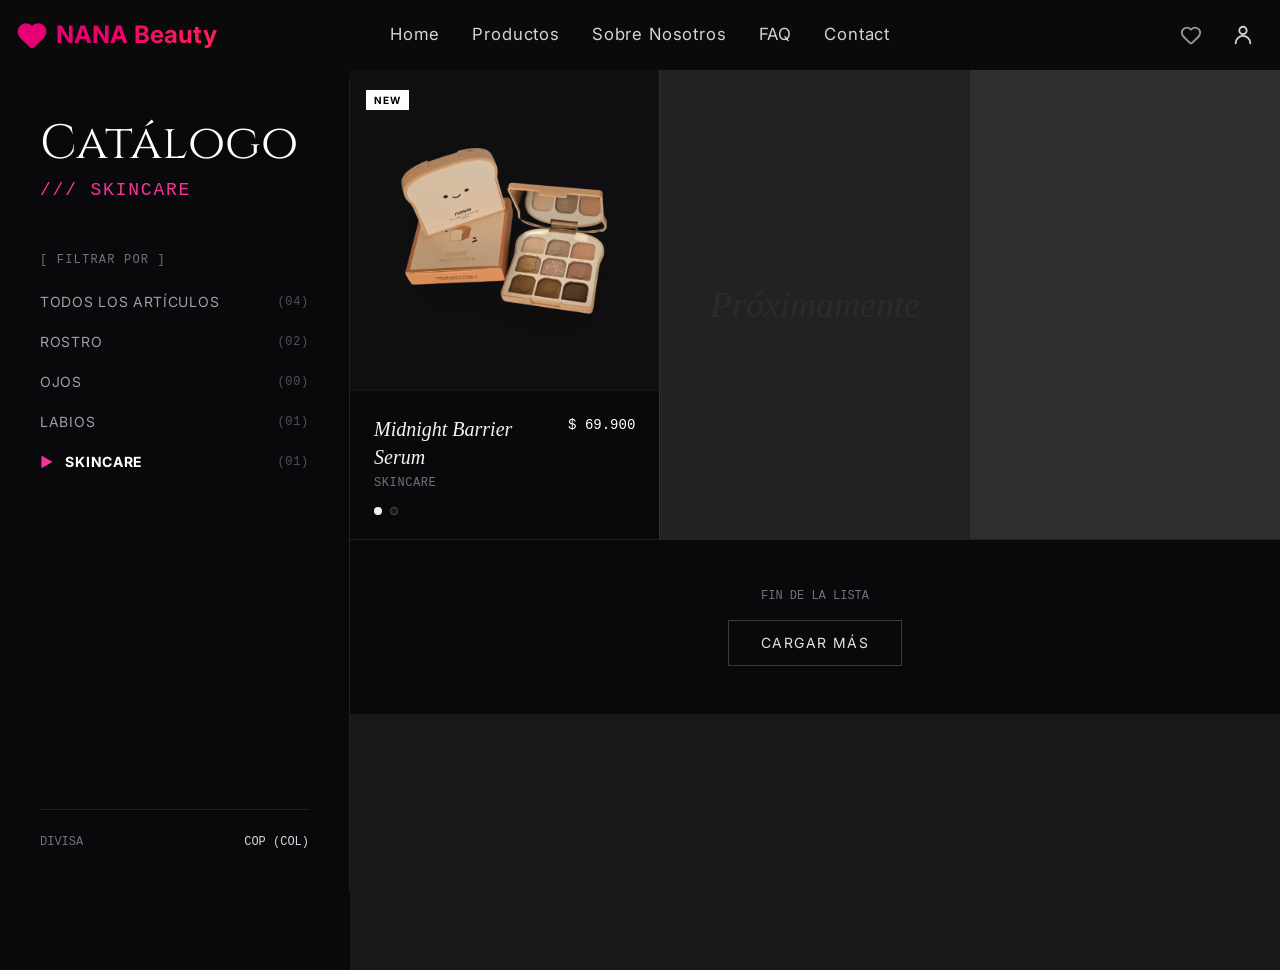
<file: category/skincare.html>
<!DOCTYPE html><html lang="es"> <head><meta charset="utf-8"><link rel="icon" type="image/svg+xml" href="../favicon.svg"><meta name="viewport" content="width=device-width"><title>Skincare | NANA Beauty</title><meta name="astro-view-transitions-enabled" content="true"><meta name="astro-view-transitions-fallback" content="animate"><script type="module" src="../_astro/ClientRouter.astro_astro_type_script_index_0_lang.QW52Ox2j.js"></script><link rel="stylesheet" href="../_astro/about.DHGASnwx.css"></head> <body> <script>
  const applyActive = () => {
    const path = window.location.pathname;

    document.querySelectorAll('a[data-nav-link]').forEach((a) => {
      const href = a.getAttribute('href') || '/';
      const isActive = href === '/' ? path === '/' : path.startsWith(href);

      a.classList.toggle('text-pink-200', isActive);
      a.classList.toggle('after:scale-x-100', isActive);
    });
  };

  applyActive();
  document.addEventListener('astro:page-load', applyActive);
</script> <header class="sticky top-0 z-50 bg-zinc-950/80 backdrop-blur-md" data-astro-cid-3ef6ksr2 data-astro-transition-persist="astro-5lkratfz-1"> <div class="mx-auto w-[min(1800px,calc(100%-2rem))] py-4" data-astro-cid-3ef6ksr2> <div class="grid grid-cols-[1fr_auto_1fr] items-center gap-4" data-astro-cid-3ef6ksr2> <a href="../index.html" data-astro-prefetch aria-label="NANA Beauty home" class="inline-flex min-w-max items-center gap-2 no-underline justify-self-start" data-astro-cid-3ef6ksr2> <svg class="h-8 w-8 text-pink-600 fill-pink-600" viewBox="0 0 24 24" aria-hidden="true" focusable="false" data-astro-cid-3ef6ksr2> <path d="M2 9.5a5.5 5.5 0 0 1 9.591-3.676.56.56 0 0 0 .818 0A5.49 5.49 0 0 1 22 9.5c0 2.29-1.5 4-3 5.5l-5.492 5.313a2 2 0 0 1-3 .019L5 15c-1.5-1.5-3-3.2-3-5.5" fill="currentColor" stroke="currentColor" stroke-width="1.5" stroke-linecap="round" stroke-linejoin="round" data-astro-cid-3ef6ksr2></path> </svg> <span class="text-2xl font-extrabold bg-linear-to-r from-pink-600 to-rose-500 bg-clip-text text-transparent max-sm:text-[1.15rem]" data-astro-cid-3ef6ksr2>
NANA Beauty
</span> </a> <nav class="hidden md:flex items-center gap-8 justify-self-center" aria-label="Primary navigation" data-astro-cid-3ef6ksr2> <a data-nav-link href="../index.html" class="relative text-[1.05rem] tracking-wider text-zinc-300 transition-colors duration-200 hover:text-pink-200
   after:absolute after:left-0 after:-bottom-2 after:h-[2px] after:w-full after:origin-left after:scale-x-0
   after:rounded-full after:bg-pink-300 after:transition-transform after:duration-200
   hover:after:scale-x-100
   " data-astro-cid-3ef6ksr2>Home</a> <a data-nav-link href="../catalog.html" class="relative text-[1.05rem] tracking-wider text-zinc-300 transition-colors duration-200 hover:text-pink-200
   after:absolute after:left-0 after:-bottom-2 after:h-[2px] after:w-full after:origin-left after:scale-x-0
   after:rounded-full after:bg-pink-300 after:transition-transform after:duration-200
   hover:after:scale-x-100
   " data-astro-cid-3ef6ksr2>Productos</a> <a data-nav-link href="../about.html" class="relative text-[1.05rem] tracking-wider text-zinc-300 transition-colors duration-200 hover:text-pink-200
   after:absolute after:left-0 after:-bottom-2 after:h-[2px] after:w-full after:origin-left after:scale-x-0
   after:rounded-full after:bg-pink-300 after:transition-transform after:duration-200
   hover:after:scale-x-100
   " data-astro-cid-3ef6ksr2>Sobre Nosotros</a> <a data-nav-link href="../faq.html" class="relative text-[1.05rem] tracking-wider text-zinc-300 transition-colors duration-200 hover:text-pink-200
   after:absolute after:left-0 after:-bottom-2 after:h-[2px] after:w-full after:origin-left after:scale-x-0
   after:rounded-full after:bg-pink-300 after:transition-transform after:duration-200
   hover:after:scale-x-100
   " data-astro-cid-3ef6ksr2>FAQ</a> <a data-nav-link href="../contact.html" class="relative text-[1.05rem] tracking-wider text-zinc-300 transition-colors duration-200 hover:text-pink-200
   after:absolute after:left-0 after:-bottom-2 after:h-[2px] after:w-full after:origin-left after:scale-x-0
   after:rounded-full after:bg-pink-300 after:transition-transform after:duration-200
   hover:after:scale-x-100
   " data-astro-cid-3ef6ksr2>Contact</a> </nav> <div class="flex items-center gap-2.5 justify-self-end" data-astro-cid-3ef6ksr2> <button type="button" data-disabled-auth class="inline-flex items-center gap-2 rounded-xl px-2.5 py-2 text-zinc-300 transition duration-200
   hover:bg-pink-500/10 hover:text-pink-200 active:translate-y-[1px] focus:outline-none
   focus-visible:ring-2 focus-visible:ring-pink-500/30  cursor-not-allowed opacity-70" aria-label="Liked items (no disponible)" title="Función en construcción" data-astro-cid-3ef6ksr2> <svg class="h-5.5 w-5.5" viewBox="0 0 24 24" aria-hidden="true" focusable="false" data-astro-cid-3ef6ksr2> <path d="M2 9.5a5.5 5.5 0 0 1 9.591-3.676.56.56 0 0 0 .818 0A5.49 5.49 0 0 1 22 9.5c0 2.29-1.5 4-3 5.5l-5.492 5.313a2 2 0 0 1-3 .019L5 15c-1.5-1.5-3-3.2-3-5.5" fill="none" stroke="currentColor" stroke-width="2" stroke-linecap="round" stroke-linejoin="round" data-astro-cid-3ef6ksr2></path> </svg> </button> <!-- <a class={iconBtnClass("/liked")} href="/liked" aria-label="Liked items" data-astro-prefetch>
          <svg class="h-5.5 w-5.5" viewBox="0 0 24 24" aria-hidden="true" focusable="false">
            <path
              d="M2 9.5a5.5 5.5 0 0 1 9.591-3.676.56.56 0 0 0 .818 0A5.49 5.49 0 0 1 22 9.5c0 2.29-1.5 4-3 5.5l-5.492 5.313a2 2 0 0 1-3 .019L5 15c-1.5-1.5-3-3.2-3-5.5"
              fill="none"
              stroke="currentColor"
              stroke-width="2"
              stroke-linecap="round"
              stroke-linejoin="round"
            />
          </svg>
        </a> --> <!-- <button
          type="button"
          data-disabled-auth
          class={`${iconBtnClass("/") } cursor-not-allowed opacity-70`}
          aria-label="Liked items (no disponible)"
          title="Función en construcción"

        >
          <svg class="h-5.5 w-5.5" viewBox="0 0 24 24" aria-hidden="true" focusable="false">
            <path
              d="M20 21a8 8 0 0 0-16 0"
              fill="none"
              stroke="currentColor"
              stroke-width="2"
              stroke-linecap="round"
            />
            <circle cx="12" cy="7" r="4" fill="none" stroke="currentColor" stroke-width="2" />
          </svg>
        </button> --> <a class="inline-flex items-center gap-2 rounded-xl px-2.5 py-2 text-zinc-300 transition duration-200
   hover:bg-pink-500/10 hover:text-pink-200 active:translate-y-[1px] focus:outline-none
   focus-visible:ring-2 focus-visible:ring-pink-500/30 " href="../login.html" aria-label="Login" data-astro-prefetch data-astro-cid-3ef6ksr2> <svg class="h-5.5 w-5.5" viewBox="0 0 24 24" aria-hidden="true" focusable="false" data-astro-cid-3ef6ksr2> <path d="M20 21a8 8 0 0 0-16 0" fill="none" stroke="currentColor" stroke-width="2" stroke-linecap="round" data-astro-cid-3ef6ksr2></path> <circle cx="12" cy="7" r="4" fill="none" stroke="currentColor" stroke-width="2" data-astro-cid-3ef6ksr2></circle> </svg> </a> <details class="relative md:hidden" data-astro-cid-3ef6ksr2> <summary class="inline-flex items-center gap-2 rounded-xl px-2.5 py-2 text-zinc-300 transition duration-200
   hover:bg-pink-500/10 hover:text-pink-200 active:translate-y-[1px] focus:outline-none
   focus-visible:ring-2 focus-visible:ring-pink-500/30 " aria-label="Open menu" data-astro-cid-3ef6ksr2> <svg class="h-5.5 w-5.5" viewBox="0 0 24 24" aria-hidden="true" focusable="false" data-astro-cid-3ef6ksr2> <path d="M4 6h16M4 12h16M4 18h16" fill="none" stroke="currentColor" stroke-width="2" stroke-linecap="round" data-astro-cid-3ef6ksr2></path> </svg> </summary> <div class="absolute right-0 top-[calc(100%+10px)] w-[min(260px,85vw)] rounded-2xl
                  border border-white/10 bg-zinc-950/90 p-2 backdrop-blur-xl
                  shadow-[0_18px_60px_rgba(0,0,0,0.55)]" role="menu" data-astro-cid-3ef6ksr2> <a class="block rounded-xl px-3 py-2.5 text-zinc-200 transition hover:bg-pink-500/10 hover:text-pink-200" href="../catalog.html" data-astro-prefetch role="menuitem" data-astro-cid-3ef6ksr2>Productos</a> <a class="block rounded-xl px-3 py-2.5 text-zinc-200 transition hover:bg-pink-500/10 hover:text-pink-200" href="../about.html" data-astro-prefetch role="menuitem" data-astro-cid-3ef6ksr2>About Us</a> <a class="block rounded-xl px-3 py-2.5 text-zinc-200 transition hover:bg-pink-500/10 hover:text-pink-200" href="../faq.html" data-astro-prefetch role="menuitem" data-astro-cid-3ef6ksr2>FAQ</a> <a class="block rounded-xl px-3 py-2.5 text-zinc-200 transition hover:bg-pink-500/10 hover:text-pink-200" href="../contact.html" data-astro-prefetch role="menuitem" data-astro-cid-3ef6ksr2>Contact</a> <a class="block rounded-xl px-3 py-2.5 text-zinc-200 transition hover:bg-pink-500/10 hover:text-pink-200" href="https://wa.me/573116973505" target="_blank" rel="noopener noreferrer" role="menuitem" data-astro-cid-3ef6ksr2>
WhatsApp
</a> </div> </details> </div> </div> </div>  </header> <main>  <div class="min-h-screen bg-zinc-950 text-zinc-200 lg:grid lg:grid-cols-[300px_1fr] xl:grid-cols-[350px_1fr]"> <aside class="relative flex flex-col border-b border-white/10 bg-zinc-950 p-6 lg:sticky lg:top-20 lg:h-[90vh] lg:border-b-0 lg:border-r lg:p-10 z-20"> <div class="mb-12"> <h1 class="font-cinzel text-5xl text-white">
Catálogo
<span class="block text-lg font-normal not-italic text-pink-500 font-mono tracking-widest mt-2">
/// SKINCARE </span> </h1> </div> <nav class="flex-1 space-y-1"> <p class="mb-4 font-mono text-xs text-zinc-500 uppercase tracking-widest">[ Filtrar por ]</p> <a href="../catalog.html" class="group flex items-center justify-between py-2 text-sm uppercase tracking-wider transition-all duration-300 hover:pl-2"> <span class="text-zinc-400 group-hover:text-white">  Todos los Artículos </span> <span class="font-mono text-xs text-zinc-600 group-hover:text-zinc-400">
(04)
</span> </a><a href="face.html" class="group flex items-center justify-between py-2 text-sm uppercase tracking-wider transition-all duration-300 hover:pl-2"> <span class="text-zinc-400 group-hover:text-white">  Rostro </span> <span class="font-mono text-xs text-zinc-600 group-hover:text-zinc-400">
(02)
</span> </a><a href="eyes.html" class="group flex items-center justify-between py-2 text-sm uppercase tracking-wider transition-all duration-300 hover:pl-2"> <span class="text-zinc-400 group-hover:text-white">  Ojos </span> <span class="font-mono text-xs text-zinc-600 group-hover:text-zinc-400">
(00)
</span> </a><a href="lips.html" class="group flex items-center justify-between py-2 text-sm uppercase tracking-wider transition-all duration-300 hover:pl-2"> <span class="text-zinc-400 group-hover:text-white">  Labios </span> <span class="font-mono text-xs text-zinc-600 group-hover:text-zinc-400">
(01)
</span> </a><a href="skincare.html" class="group flex items-center justify-between py-2 text-sm uppercase tracking-wider transition-all duration-300 hover:pl-2"> <span class="text-white font-bold"> <span class="text-pink-500 mr-2">►</span> Skincare </span> <span class="font-mono text-xs text-zinc-600 group-hover:text-zinc-400">
(01)
</span> </a> </nav> <div class="mt-12 lg:mt-auto"> <div class="h-px w-full bg-white/10 mb-6"></div> <div class="flex justify-between font-mono text-xs text-zinc-500"> <span>DIVISA</span> <span class="text-zinc-300">COP (COL)</span> </div> </div> </aside> <main class="relative bg-zinc-900"> <div class="grid grid-cols-1 gap-px bg-white/10 sm:grid-cols-2 xl:grid-cols-3">  <a href="../catalog/midnight-barrier-serum.html" class="group relative block bg-zinc-950 overflow-hidden h-full"> <div class="relative aspect-3/4 w-full max-h-80 overflow-hidden bg-zinc-900/50"> <div class="flex h-full w-full items-center justify-center p-10 transition-transform duration-700 ease-in-out group-hover:scale-105"> <img src="../_astro/bread.DFkYFCWI_Z1ptrnC.webp" alt="Midnight Barrier Serum" loading="lazy" decoding="async" fetchpriority="auto" width="600" height="800" class="max-h-full w-auto object-contain drop-shadow-2xl"> </div> <div class="pointer-events-none absolute inset-0 bg-pink-500/0 transition-colors duration-300 group-hover:bg-pink-500/5 mix-blend-overlay"></div> <div class="absolute top-0 left-0 p-4"> <span class="bg-white text-black text-[10px] font-bold px-2 py-1 uppercase tracking-widest"> New </span> </div> </div> <div class="relative border-t border-white/5 p-6 transition-colors duration-300 group-hover:bg-zinc-900"> <div class="flex items-start justify-between gap-4"> <div> <h3 class="font-serif text-xl italic text-zinc-100 group-hover:text-pink-400 transition-colors"> Midnight Barrier Serum </h3> <p class="mt-1 text-xs font-mono text-zinc-500 uppercase tracking-wider"> Skincare </p> </div> <div class="text-right"> <p class="font-mono text-sm font-medium text-white"> $ 69.900 </p> </div> </div> <div class="mt-4 flex gap-2"> <span class="h-2 w-2 rounded-full border border-white/20" style="background-color: #F2F0EA"></span><span class="h-2 w-2 rounded-full border border-white/20" style="background-color: #18181b"></span> </div> <div class="absolute right-6 bottom-6 translate-y-4 opacity-0 transition-all duration-300 group-hover:translate-y-0 group-hover:opacity-100"> <span class="text-xs font-bold uppercase tracking-widest text-zinc-400 border-b border-zinc-400 pb-0.5 hover:text-white hover:border-white">
Vista Rápida
</span> </div> </div> </a>  <div class="hidden xl:flex bg-zinc-950 p-12 items-center justify-center opacity-30"> <span class="font-serif italic text-4xl text-zinc-800">Próximamente</span> </div> </div> <div class="bg-zinc-950 border-t border-white/10 p-12 text-center"> <p class="font-mono text-xs text-zinc-500 mb-4">FIN DE LA LISTA</p> <button class="border border-white/20 px-8 py-3 text-sm uppercase tracking-widest hover:bg-white hover:text-black transition-colors">
Cargar Más
</button> </div> </main> </div>  </main> <script type="module" src="../_astro/BaseLayout.astro_astro_type_script_index_0_lang.BSPTIHp1.js"></script> </body> </html>
</file>
